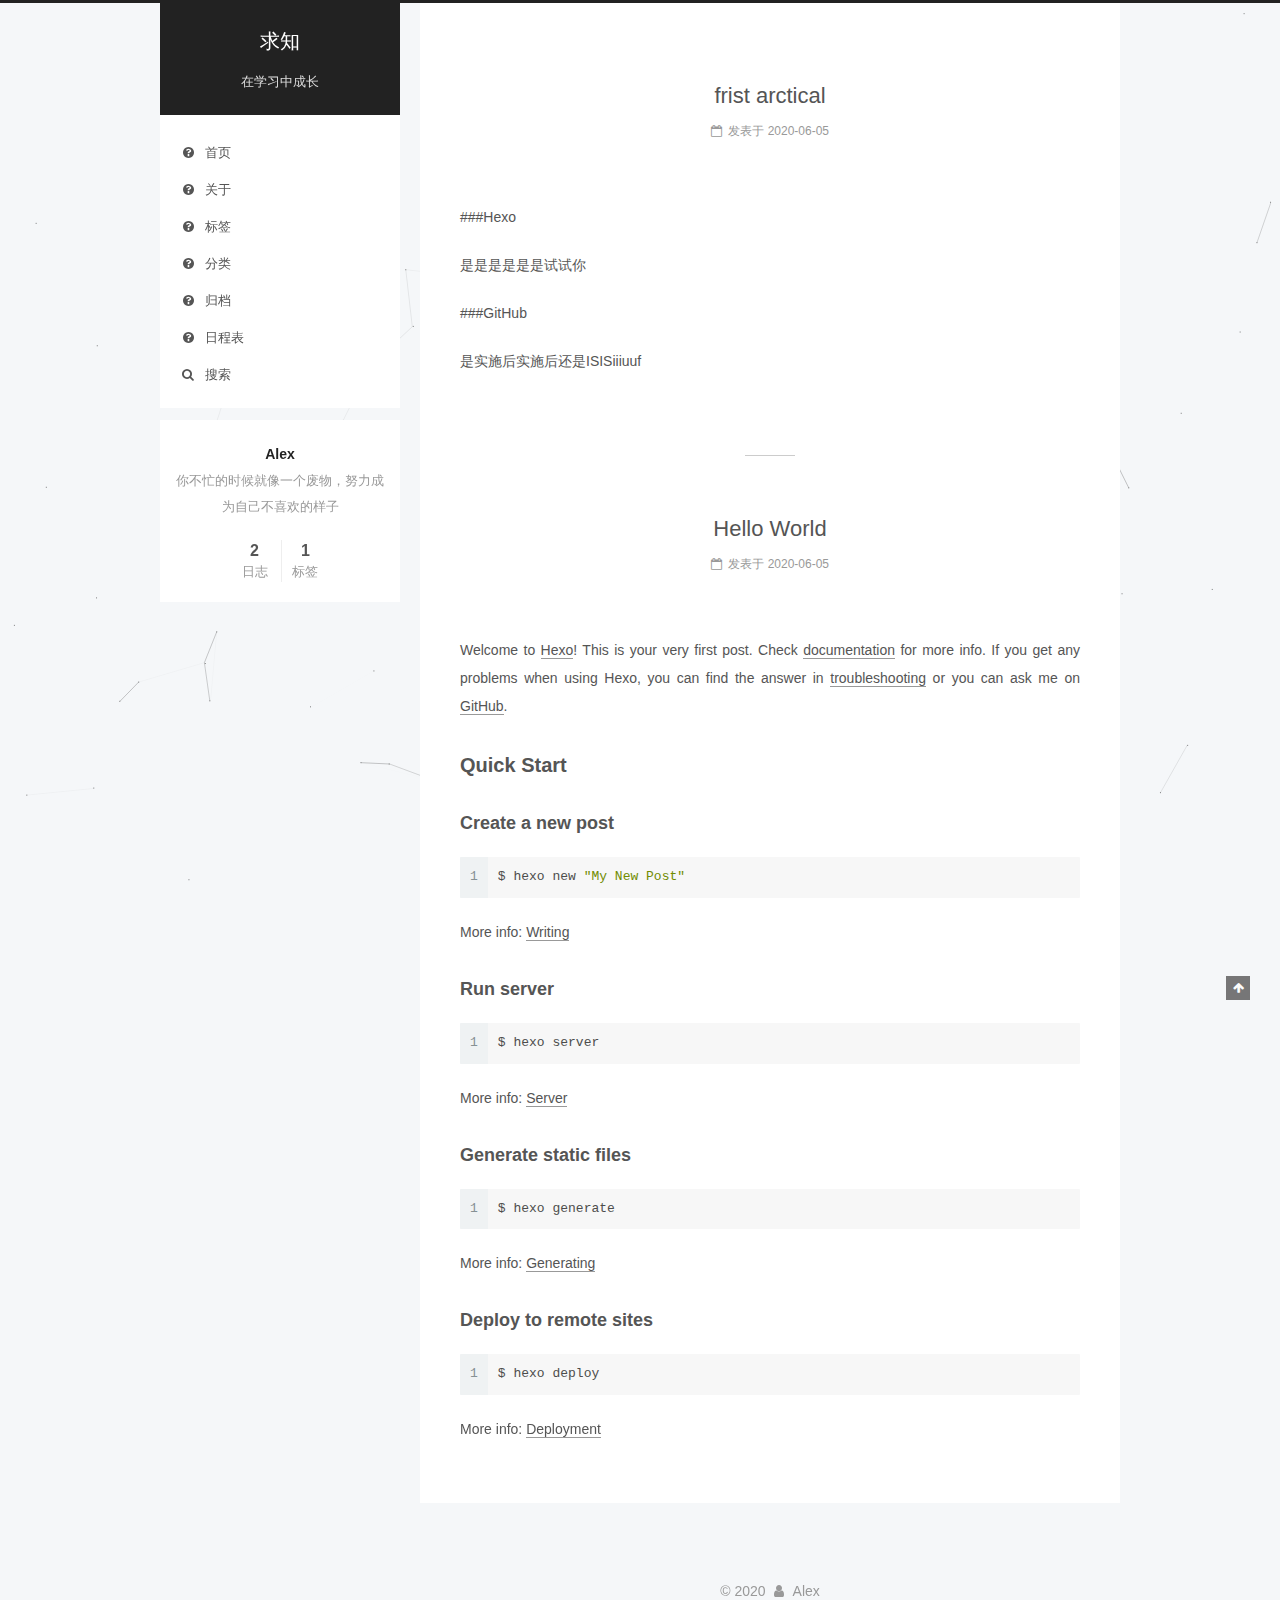
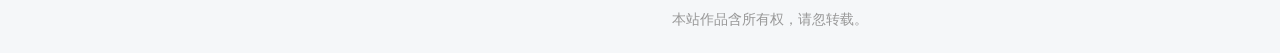
<file: index.html>
<!DOCTYPE html>




<html class="theme-next pisces" lang="zh-Hans">
<head>
  <meta charset="UTF-8"/>
<meta http-equiv="X-UA-Compatible" content="IE=edge" />
<meta name="viewport" content="width=device-width, initial-scale=1, maximum-scale=1"/>
<meta name="theme-color" content="#222">









<meta http-equiv="Cache-Control" content="no-transform" />
<meta http-equiv="Cache-Control" content="no-siteapp" />
















  
  
  <link href="/lib/fancybox/source/jquery.fancybox.css?v=2.1.5" rel="stylesheet" type="text/css" />







<link href="/lib/font-awesome/css/font-awesome.min.css?v=4.6.2" rel="stylesheet" type="text/css" />

<link href="/css/main.css?v=5.1.4" rel="stylesheet" type="text/css" />


  <link rel="apple-touch-icon" sizes="180x180" href="/images/apple-touch-icon-next.png?v=5.1.4">


  <link rel="icon" type="image/png" sizes="32x32" href="/images/favicon-32x32-next.png?v=5.1.4">


  <link rel="icon" type="image/png" sizes="16x16" href="/images/favicon-16x16-next.png?v=5.1.4">


  <link rel="mask-icon" href="/images/logo.svg?v=5.1.4" color="#222">





  <meta name="keywords" content="Hexo, NexT" />










<meta name="description" content="你不忙的时候就像一个废物，努力成为自己不喜欢的样子">
<meta property="og:type" content="website">
<meta property="og:title" content="求知">
<meta property="og:url" content="http://yoursite.com/index.html">
<meta property="og:site_name" content="求知">
<meta property="og:description" content="你不忙的时候就像一个废物，努力成为自己不喜欢的样子">
<meta property="article:author" content="Alex">
<meta property="article:tag" content="学习">
<meta name="twitter:card" content="summary">



<script type="text/javascript" id="hexo.configurations">
  var NexT = window.NexT || {};
  var CONFIG = {
    root: '/',
    scheme: 'Pisces',
    version: '5.1.4',
    sidebar: {"position":"left","display":"always","offset":12,"b2t":false,"scrollpercent":false,"onmobile":false},
    fancybox: true,
    tabs: true,
    motion: {"enable":false,"async":false,"transition":{"post_block":"fadeIn","post_header":"slideDownIn","post_body":"slideDownIn","coll_header":"slideLeftIn","sidebar":"slideUpIn"}},
    duoshuo: {
      userId: '0',
      author: '博主'
    },
    algolia: {
      applicationID: '',
      apiKey: '',
      indexName: '',
      hits: {"per_page":10},
      labels: {"input_placeholder":"Search for Posts","hits_empty":"We didn't find any results for the search: ${query}","hits_stats":"${hits} results found in ${time} ms"}
    }
  };
</script>



  <link rel="canonical" href="http://yoursite.com/"/>





  <title>求知</title>
  





  <script type="text/javascript">
    var _hmt = _hmt || [];
    (function() {
      var hm = document.createElement("script");
      hm.src = "https://hm.baidu.com/hm.js?fe14d439311b4d6eec957aad59810e42";
      var s = document.getElementsByTagName("script")[0];
      s.parentNode.insertBefore(hm, s);
    })();
  </script>




<meta name="generator" content="Hexo 4.2.1"></head>

<body itemscope itemtype="http://schema.org/WebPage" lang="zh-Hans">

  
  
    
  

  <div class="container sidebar-position-left 
  page-home">
    <div class="headband"></div>

    <header id="header" class="header" itemscope itemtype="http://schema.org/WPHeader">
      <div class="header-inner"><div class="site-brand-wrapper">
  <div class="site-meta ">
    

    <div class="custom-logo-site-title">
      <a href="/"  class="brand" rel="start">
        <span class="logo-line-before"><i></i></span>
        <span class="site-title">求知</span>
        <span class="logo-line-after"><i></i></span>
      </a>
    </div>
      
        <p class="site-subtitle">在学习中成长</p>
      
  </div>

  <div class="site-nav-toggle">
    <button>
      <span class="btn-bar"></span>
      <span class="btn-bar"></span>
      <span class="btn-bar"></span>
    </button>
  </div>
</div>

<nav class="site-nav">
  

  
    <ul id="menu" class="menu">
      
        
        <li class="menu-item menu-item-home">
          <a href="/" rel="section">
            
              <i class="menu-item-icon fa fa-fw fa-question-circle"></i> <br />
            
            首页
          </a>
        </li>
      
        
        <li class="menu-item menu-item-about">
          <a href="/about/" rel="section">
            
              <i class="menu-item-icon fa fa-fw fa-question-circle"></i> <br />
            
            关于
          </a>
        </li>
      
        
        <li class="menu-item menu-item-tags">
          <a href="/tags/" rel="section">
            
              <i class="menu-item-icon fa fa-fw fa-question-circle"></i> <br />
            
            标签
          </a>
        </li>
      
        
        <li class="menu-item menu-item-categories">
          <a href="/categories/" rel="section">
            
              <i class="menu-item-icon fa fa-fw fa-question-circle"></i> <br />
            
            分类
          </a>
        </li>
      
        
        <li class="menu-item menu-item-archives">
          <a href="/archives" rel="section">
            
              <i class="menu-item-icon fa fa-fw fa-question-circle"></i> <br />
            
            归档
          </a>
        </li>
      
        
        <li class="menu-item menu-item-schedule">
          <a href="/schedule/" rel="section">
            
              <i class="menu-item-icon fa fa-fw fa-question-circle"></i> <br />
            
            日程表
          </a>
        </li>
      

      
        <li class="menu-item menu-item-search">
          
            <a href="javascript:;" class="popup-trigger">
          
            
              <i class="menu-item-icon fa fa-search fa-fw"></i> <br />
            
            搜索
          </a>
        </li>
      
    </ul>
  

  
    <div class="site-search">
      
  <div class="popup search-popup local-search-popup">
  <div class="local-search-header clearfix">
    <span class="search-icon">
      <i class="fa fa-search"></i>
    </span>
    <span class="popup-btn-close">
      <i class="fa fa-times-circle"></i>
    </span>
    <div class="local-search-input-wrapper">
      <input autocomplete="off"
             placeholder="搜索..." spellcheck="false"
             type="text" id="local-search-input">
    </div>
  </div>
  <div id="local-search-result"></div>
</div>



    </div>
  
</nav>



 </div>
    </header>

    <main id="main" class="main">
      <div class="main-inner">
        <div class="content-wrap">
          <div id="content" class="content">
            
  <section id="posts" class="posts-expand">
    
      

  

  
  
  

  <article class="post post-type-normal" itemscope itemtype="http://schema.org/Article">
  
  
  
  <div class="post-block">
    <link itemprop="mainEntityOfPage" href="http://yoursite.com/2020/06/05/frist-arctical/">

    <span hidden itemprop="author" itemscope itemtype="http://schema.org/Person">
      <meta itemprop="name" content="Alex">
      <meta itemprop="description" content="">
      <meta itemprop="image" content="/images/avatar.gif">
    </span>

    <span hidden itemprop="publisher" itemscope itemtype="http://schema.org/Organization">
      <meta itemprop="name" content="求知">
    </span>

    
      <header class="post-header">

        
        
          <h1 class="post-title" itemprop="name headline">
                
                <a class="post-title-link" href="/2020/06/05/frist-arctical/" itemprop="url">frist arctical</a></h1>
        

        <div class="post-meta">
          <span class="post-time">
            
              <span class="post-meta-item-icon">
                <i class="fa fa-calendar-o"></i>
              </span>
              
                <span class="post-meta-item-text">发表于</span>
              
              <time title="创建于" itemprop="dateCreated datePublished" datetime="2020-06-05T22:46:04+08:00">
                2020-06-05
              </time>
            

            

            
          </span>

          

          
            
          

          
          

          

          

          

        </div>
      </header>
    

    
    
    
    <div class="post-body" itemprop="articleBody">

      
      

      
        
          
            <p>###Hexo</p>
<p>是是是是是是试试你</p>
<p>###GitHub</p>
<p>是实施后实施后还是ISISiiiuuf</p>

          
        
      
    </div>
    
    
    

    

    

    

    <footer class="post-footer">
      

      

      

      
      
        <div class="post-eof"></div>
      
    </footer>
  </div>
  
  
  
  </article>


    
      

  

  
  
  

  <article class="post post-type-normal" itemscope itemtype="http://schema.org/Article">
  
  
  
  <div class="post-block">
    <link itemprop="mainEntityOfPage" href="http://yoursite.com/2020/06/05/hello-world/">

    <span hidden itemprop="author" itemscope itemtype="http://schema.org/Person">
      <meta itemprop="name" content="Alex">
      <meta itemprop="description" content="">
      <meta itemprop="image" content="/images/avatar.gif">
    </span>

    <span hidden itemprop="publisher" itemscope itemtype="http://schema.org/Organization">
      <meta itemprop="name" content="求知">
    </span>

    
      <header class="post-header">

        
        
          <h1 class="post-title" itemprop="name headline">
                
                <a class="post-title-link" href="/2020/06/05/hello-world/" itemprop="url">Hello World</a></h1>
        

        <div class="post-meta">
          <span class="post-time">
            
              <span class="post-meta-item-icon">
                <i class="fa fa-calendar-o"></i>
              </span>
              
                <span class="post-meta-item-text">发表于</span>
              
              <time title="创建于" itemprop="dateCreated datePublished" datetime="2020-06-05T16:31:19+08:00">
                2020-06-05
              </time>
            

            

            
          </span>

          

          
            
          

          
          

          

          

          

        </div>
      </header>
    

    
    
    
    <div class="post-body" itemprop="articleBody">

      
      

      
        
          
            <p>Welcome to <a href="https://hexo.io/" target="_blank" rel="noopener">Hexo</a>! This is your very first post. Check <a href="https://hexo.io/docs/" target="_blank" rel="noopener">documentation</a> for more info. If you get any problems when using Hexo, you can find the answer in <a href="https://hexo.io/docs/troubleshooting.html" target="_blank" rel="noopener">troubleshooting</a> or you can ask me on <a href="https://github.com/hexojs/hexo/issues" target="_blank" rel="noopener">GitHub</a>.</p>
<h2 id="Quick-Start"><a href="#Quick-Start" class="headerlink" title="Quick Start"></a>Quick Start</h2><h3 id="Create-a-new-post"><a href="#Create-a-new-post" class="headerlink" title="Create a new post"></a>Create a new post</h3><figure class="highlight bash"><table><tr><td class="gutter"><pre><span class="line">1</span><br></pre></td><td class="code"><pre><span class="line">$ hexo new <span class="string">"My New Post"</span></span><br></pre></td></tr></table></figure>

<p>More info: <a href="https://hexo.io/docs/writing.html" target="_blank" rel="noopener">Writing</a></p>
<h3 id="Run-server"><a href="#Run-server" class="headerlink" title="Run server"></a>Run server</h3><figure class="highlight bash"><table><tr><td class="gutter"><pre><span class="line">1</span><br></pre></td><td class="code"><pre><span class="line">$ hexo server</span><br></pre></td></tr></table></figure>

<p>More info: <a href="https://hexo.io/docs/server.html" target="_blank" rel="noopener">Server</a></p>
<h3 id="Generate-static-files"><a href="#Generate-static-files" class="headerlink" title="Generate static files"></a>Generate static files</h3><figure class="highlight bash"><table><tr><td class="gutter"><pre><span class="line">1</span><br></pre></td><td class="code"><pre><span class="line">$ hexo generate</span><br></pre></td></tr></table></figure>

<p>More info: <a href="https://hexo.io/docs/generating.html" target="_blank" rel="noopener">Generating</a></p>
<h3 id="Deploy-to-remote-sites"><a href="#Deploy-to-remote-sites" class="headerlink" title="Deploy to remote sites"></a>Deploy to remote sites</h3><figure class="highlight bash"><table><tr><td class="gutter"><pre><span class="line">1</span><br></pre></td><td class="code"><pre><span class="line">$ hexo deploy</span><br></pre></td></tr></table></figure>

<p>More info: <a href="https://hexo.io/docs/one-command-deployment.html" target="_blank" rel="noopener">Deployment</a></p>

          
        
      
    </div>
    
    
    

    

    

    

    <footer class="post-footer">
      

      

      

      
      
        <div class="post-eof"></div>
      
    </footer>
  </div>
  
  
  
  </article>


    
  </section>

  


          </div>
          


          

        </div>
        
          
  
  <div class="sidebar-toggle">
    <div class="sidebar-toggle-line-wrap">
      <span class="sidebar-toggle-line sidebar-toggle-line-first"></span>
      <span class="sidebar-toggle-line sidebar-toggle-line-middle"></span>
      <span class="sidebar-toggle-line sidebar-toggle-line-last"></span>
    </div>
  </div>

  <aside id="sidebar" class="sidebar">
    
    <div class="sidebar-inner">

      

      

      <section class="site-overview-wrap sidebar-panel sidebar-panel-active">
        <div class="site-overview">
          <div class="site-author motion-element" itemprop="author" itemscope itemtype="http://schema.org/Person">
            
              <p class="site-author-name" itemprop="name">Alex</p>
              <p class="site-description motion-element" itemprop="description">你不忙的时候就像一个废物，努力成为自己不喜欢的样子</p>
          </div>

          <nav class="site-state motion-element">

            
              <div class="site-state-item site-state-posts">
              
                <a href="/archives">
              
                  <span class="site-state-item-count">2</span>
                  <span class="site-state-item-name">日志</span>
                </a>
              </div>
            

            

            
              
              
              <div class="site-state-item site-state-tags">
                
                  <span class="site-state-item-count">1</span>
                  <span class="site-state-item-name">标签</span>
                
              </div>
            

          </nav>

          

          

          
          

          
          

          

        </div>
      </section>

      

      

    </div>
  </aside>


        
      </div>
    </main>

    <footer id="footer" class="footer">
      <div class="footer-inner">
        <div class="copyright">&copy; <span itemprop="copyrightYear">2020</span>
  <span class="with-love">
    <i class="fa fa-user"></i>
  </span>
  <span class="author" itemprop="copyrightHolder">Alex</span>

  
</div>








  <div class="footer-custom">本站作品含所有权，请忽转载。</div>


        







        
      </div>
    </footer>

    
      <div class="back-to-top">
        <i class="fa fa-arrow-up"></i>
        
      </div>
    

    

  </div>

  

<script type="text/javascript">
  if (Object.prototype.toString.call(window.Promise) !== '[object Function]') {
    window.Promise = null;
  }
</script>









  


  











  
  
    <script type="text/javascript" src="/lib/jquery/index.js?v=2.1.3"></script>
  

  
  
    <script type="text/javascript" src="/lib/fastclick/lib/fastclick.min.js?v=1.0.6"></script>
  

  
  
    <script type="text/javascript" src="/lib/jquery_lazyload/jquery.lazyload.js?v=1.9.7"></script>
  

  
  
    <script type="text/javascript" src="/lib/velocity/velocity.min.js?v=1.2.1"></script>
  

  
  
    <script type="text/javascript" src="/lib/velocity/velocity.ui.min.js?v=1.2.1"></script>
  

  
  
    <script type="text/javascript" src="/lib/fancybox/source/jquery.fancybox.pack.js?v=2.1.5"></script>
  

  
  
    <script type="text/javascript" src="/lib/canvas-nest/canvas-nest.min.js"></script>
  


  


  <script type="text/javascript" src="/js/src/utils.js?v=5.1.4"></script>

  <script type="text/javascript" src="/js/src/motion.js?v=5.1.4"></script>



  
  


  <script type="text/javascript" src="/js/src/affix.js?v=5.1.4"></script>

  <script type="text/javascript" src="/js/src/schemes/pisces.js?v=5.1.4"></script>



  

  


  <script type="text/javascript" src="/js/src/bootstrap.js?v=5.1.4"></script>



  


  




	





  





  












  

  <script type="text/javascript">
    // Popup Window;
    var isfetched = false;
    var isXml = true;
    // Search DB path;
    var search_path = "";
    if (search_path.length === 0) {
      search_path = "search.xml";
    } else if (/json$/i.test(search_path)) {
      isXml = false;
    }
    var path = "/" + search_path;
    // monitor main search box;

    var onPopupClose = function (e) {
      $('.popup').hide();
      $('#local-search-input').val('');
      $('.search-result-list').remove();
      $('#no-result').remove();
      $(".local-search-pop-overlay").remove();
      $('body').css('overflow', '');
    }

    function proceedsearch() {
      $("body")
        .append('<div class="search-popup-overlay local-search-pop-overlay"></div>')
        .css('overflow', 'hidden');
      $('.search-popup-overlay').click(onPopupClose);
      $('.popup').toggle();
      var $localSearchInput = $('#local-search-input');
      $localSearchInput.attr("autocapitalize", "none");
      $localSearchInput.attr("autocorrect", "off");
      $localSearchInput.focus();
    }

    // search function;
    var searchFunc = function(path, search_id, content_id) {
      'use strict';

      // start loading animation
      $("body")
        .append('<div class="search-popup-overlay local-search-pop-overlay">' +
          '<div id="search-loading-icon">' +
          '<i class="fa fa-spinner fa-pulse fa-5x fa-fw"></i>' +
          '</div>' +
          '</div>')
        .css('overflow', 'hidden');
      $("#search-loading-icon").css('margin', '20% auto 0 auto').css('text-align', 'center');

      $.ajax({
        url: path,
        dataType: isXml ? "xml" : "json",
        async: true,
        success: function(res) {
          // get the contents from search data
          isfetched = true;
          $('.popup').detach().appendTo('.header-inner');
          var datas = isXml ? $("entry", res).map(function() {
            return {
              title: $("title", this).text(),
              content: $("content",this).text(),
              url: $("url" , this).text()
            };
          }).get() : res;
          var input = document.getElementById(search_id);
          var resultContent = document.getElementById(content_id);
          var inputEventFunction = function() {
            var searchText = input.value.trim().toLowerCase();
            var keywords = searchText.split(/[\s\-]+/);
            if (keywords.length > 1) {
              keywords.push(searchText);
            }
            var resultItems = [];
            if (searchText.length > 0) {
              // perform local searching
              datas.forEach(function(data) {
                var isMatch = false;
                var hitCount = 0;
                var searchTextCount = 0;
                var title = data.title.trim();
                var titleInLowerCase = title.toLowerCase();
                var content = data.content.trim().replace(/<[^>]+>/g,"");
                var contentInLowerCase = content.toLowerCase();
                var articleUrl = decodeURIComponent(data.url);
                var indexOfTitle = [];
                var indexOfContent = [];
                // only match articles with not empty titles
                if(title != '') {
                  keywords.forEach(function(keyword) {
                    function getIndexByWord(word, text, caseSensitive) {
                      var wordLen = word.length;
                      if (wordLen === 0) {
                        return [];
                      }
                      var startPosition = 0, position = [], index = [];
                      if (!caseSensitive) {
                        text = text.toLowerCase();
                        word = word.toLowerCase();
                      }
                      while ((position = text.indexOf(word, startPosition)) > -1) {
                        index.push({position: position, word: word});
                        startPosition = position + wordLen;
                      }
                      return index;
                    }

                    indexOfTitle = indexOfTitle.concat(getIndexByWord(keyword, titleInLowerCase, false));
                    indexOfContent = indexOfContent.concat(getIndexByWord(keyword, contentInLowerCase, false));
                  });
                  if (indexOfTitle.length > 0 || indexOfContent.length > 0) {
                    isMatch = true;
                    hitCount = indexOfTitle.length + indexOfContent.length;
                  }
                }

                // show search results

                if (isMatch) {
                  // sort index by position of keyword

                  [indexOfTitle, indexOfContent].forEach(function (index) {
                    index.sort(function (itemLeft, itemRight) {
                      if (itemRight.position !== itemLeft.position) {
                        return itemRight.position - itemLeft.position;
                      } else {
                        return itemLeft.word.length - itemRight.word.length;
                      }
                    });
                  });

                  // merge hits into slices

                  function mergeIntoSlice(text, start, end, index) {
                    var item = index[index.length - 1];
                    var position = item.position;
                    var word = item.word;
                    var hits = [];
                    var searchTextCountInSlice = 0;
                    while (position + word.length <= end && index.length != 0) {
                      if (word === searchText) {
                        searchTextCountInSlice++;
                      }
                      hits.push({position: position, length: word.length});
                      var wordEnd = position + word.length;

                      // move to next position of hit

                      index.pop();
                      while (index.length != 0) {
                        item = index[index.length - 1];
                        position = item.position;
                        word = item.word;
                        if (wordEnd > position) {
                          index.pop();
                        } else {
                          break;
                        }
                      }
                    }
                    searchTextCount += searchTextCountInSlice;
                    return {
                      hits: hits,
                      start: start,
                      end: end,
                      searchTextCount: searchTextCountInSlice
                    };
                  }

                  var slicesOfTitle = [];
                  if (indexOfTitle.length != 0) {
                    slicesOfTitle.push(mergeIntoSlice(title, 0, title.length, indexOfTitle));
                  }

                  var slicesOfContent = [];
                  while (indexOfContent.length != 0) {
                    var item = indexOfContent[indexOfContent.length - 1];
                    var position = item.position;
                    var word = item.word;
                    // cut out 100 characters
                    var start = position - 20;
                    var end = position + 80;
                    if(start < 0){
                      start = 0;
                    }
                    if (end < position + word.length) {
                      end = position + word.length;
                    }
                    if(end > content.length){
                      end = content.length;
                    }
                    slicesOfContent.push(mergeIntoSlice(content, start, end, indexOfContent));
                  }

                  // sort slices in content by search text's count and hits' count

                  slicesOfContent.sort(function (sliceLeft, sliceRight) {
                    if (sliceLeft.searchTextCount !== sliceRight.searchTextCount) {
                      return sliceRight.searchTextCount - sliceLeft.searchTextCount;
                    } else if (sliceLeft.hits.length !== sliceRight.hits.length) {
                      return sliceRight.hits.length - sliceLeft.hits.length;
                    } else {
                      return sliceLeft.start - sliceRight.start;
                    }
                  });

                  // select top N slices in content

                  var upperBound = parseInt('1');
                  if (upperBound >= 0) {
                    slicesOfContent = slicesOfContent.slice(0, upperBound);
                  }

                  // highlight title and content

                  function highlightKeyword(text, slice) {
                    var result = '';
                    var prevEnd = slice.start;
                    slice.hits.forEach(function (hit) {
                      result += text.substring(prevEnd, hit.position);
                      var end = hit.position + hit.length;
                      result += '<b class="search-keyword">' + text.substring(hit.position, end) + '</b>';
                      prevEnd = end;
                    });
                    result += text.substring(prevEnd, slice.end);
                    return result;
                  }

                  var resultItem = '';

                  if (slicesOfTitle.length != 0) {
                    resultItem += "<li><a href='" + articleUrl + "' class='search-result-title'>" + highlightKeyword(title, slicesOfTitle[0]) + "</a>";
                  } else {
                    resultItem += "<li><a href='" + articleUrl + "' class='search-result-title'>" + title + "</a>";
                  }

                  slicesOfContent.forEach(function (slice) {
                    resultItem += "<a href='" + articleUrl + "'>" +
                      "<p class=\"search-result\">" + highlightKeyword(content, slice) +
                      "...</p>" + "</a>";
                  });

                  resultItem += "</li>";
                  resultItems.push({
                    item: resultItem,
                    searchTextCount: searchTextCount,
                    hitCount: hitCount,
                    id: resultItems.length
                  });
                }
              })
            };
            if (keywords.length === 1 && keywords[0] === "") {
              resultContent.innerHTML = '<div id="no-result"><i class="fa fa-search fa-5x" /></div>'
            } else if (resultItems.length === 0) {
              resultContent.innerHTML = '<div id="no-result"><i class="fa fa-frown-o fa-5x" /></div>'
            } else {
              resultItems.sort(function (resultLeft, resultRight) {
                if (resultLeft.searchTextCount !== resultRight.searchTextCount) {
                  return resultRight.searchTextCount - resultLeft.searchTextCount;
                } else if (resultLeft.hitCount !== resultRight.hitCount) {
                  return resultRight.hitCount - resultLeft.hitCount;
                } else {
                  return resultRight.id - resultLeft.id;
                }
              });
              var searchResultList = '<ul class=\"search-result-list\">';
              resultItems.forEach(function (result) {
                searchResultList += result.item;
              })
              searchResultList += "</ul>";
              resultContent.innerHTML = searchResultList;
            }
          }

          if ('auto' === 'auto') {
            input.addEventListener('input', inputEventFunction);
          } else {
            $('.search-icon').click(inputEventFunction);
            input.addEventListener('keypress', function (event) {
              if (event.keyCode === 13) {
                inputEventFunction();
              }
            });
          }

          // remove loading animation
          $(".local-search-pop-overlay").remove();
          $('body').css('overflow', '');

          proceedsearch();
        }
      });
    }

    // handle and trigger popup window;
    $('.popup-trigger').click(function(e) {
      e.stopPropagation();
      if (isfetched === false) {
        searchFunc(path, 'local-search-input', 'local-search-result');
      } else {
        proceedsearch();
      };
    });

    $('.popup-btn-close').click(onPopupClose);
    $('.popup').click(function(e){
      e.stopPropagation();
    });
    $(document).on('keyup', function (event) {
      var shouldDismissSearchPopup = event.which === 27 &&
        $('.search-popup').is(':visible');
      if (shouldDismissSearchPopup) {
        onPopupClose();
      }
    });
  </script>





  

  

  

  
  

  

  

  

</body>
</html>
</file>
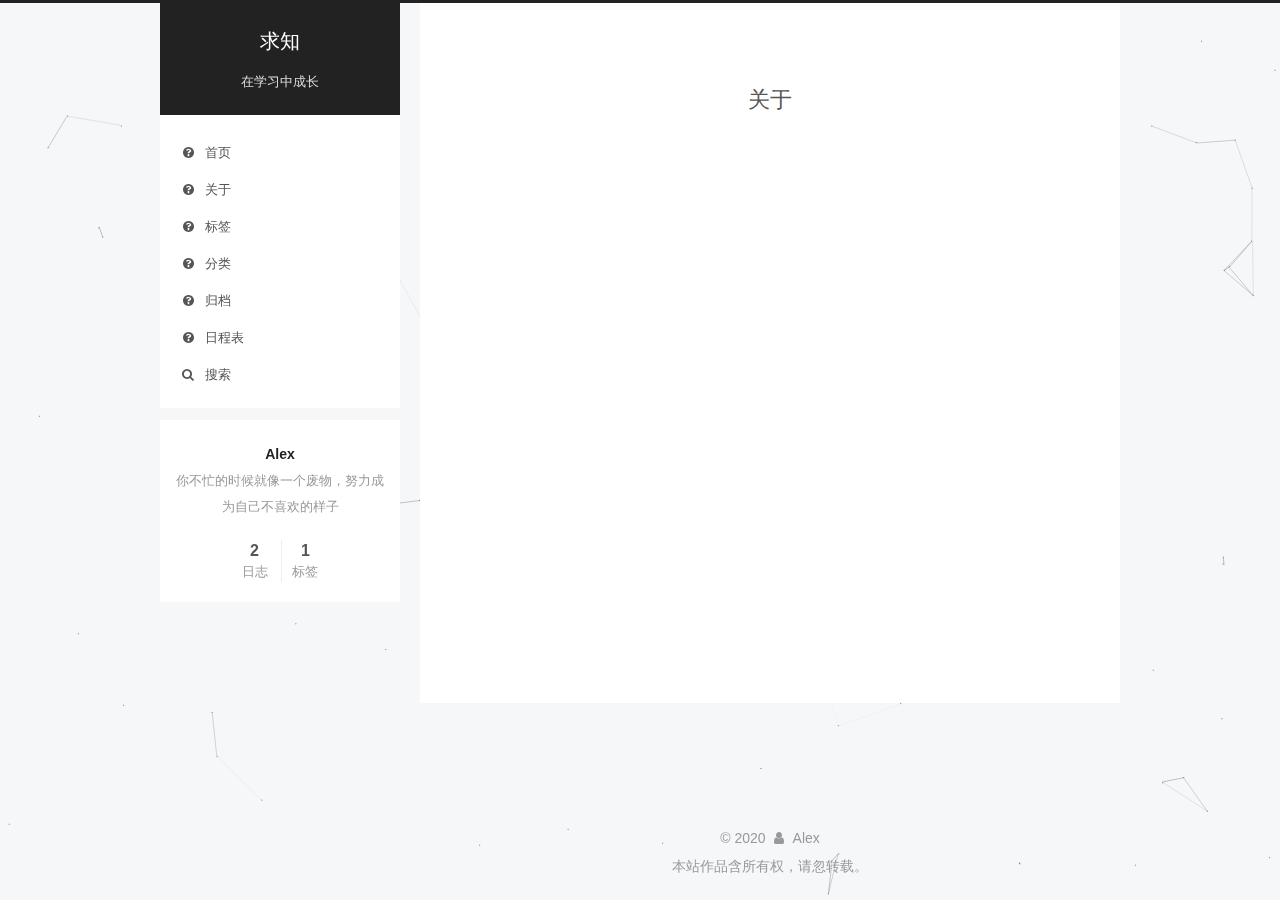
<file: about/index.html>
<!DOCTYPE html>




<html class="theme-next pisces" lang="zh-Hans">
<head>
  <meta charset="UTF-8"/>
<meta http-equiv="X-UA-Compatible" content="IE=edge" />
<meta name="viewport" content="width=device-width, initial-scale=1, maximum-scale=1"/>
<meta name="theme-color" content="#222">









<meta http-equiv="Cache-Control" content="no-transform" />
<meta http-equiv="Cache-Control" content="no-siteapp" />
















  
  
  <link href="/lib/fancybox/source/jquery.fancybox.css?v=2.1.5" rel="stylesheet" type="text/css" />







<link href="/lib/font-awesome/css/font-awesome.min.css?v=4.6.2" rel="stylesheet" type="text/css" />

<link href="/css/main.css?v=5.1.4" rel="stylesheet" type="text/css" />


  <link rel="apple-touch-icon" sizes="180x180" href="/images/apple-touch-icon-next.png?v=5.1.4">


  <link rel="icon" type="image/png" sizes="32x32" href="/images/favicon-32x32-next.png?v=5.1.4">


  <link rel="icon" type="image/png" sizes="16x16" href="/images/favicon-16x16-next.png?v=5.1.4">


  <link rel="mask-icon" href="/images/logo.svg?v=5.1.4" color="#222">





  <meta name="keywords" content="Hexo, NexT" />










<meta name="description" content="你不忙的时候就像一个废物，努力成为自己不喜欢的样子">
<meta property="og:type" content="website">
<meta property="og:title" content="关于">
<meta property="og:url" content="http://yoursite.com/about/index.html">
<meta property="og:site_name" content="求知">
<meta property="og:description" content="你不忙的时候就像一个废物，努力成为自己不喜欢的样子">
<meta property="article:published_time" content="2020-06-05T11:58:01.000Z">
<meta property="article:modified_time" content="2020-06-05T12:01:13.671Z">
<meta property="article:author" content="Alex">
<meta property="article:tag" content="学习">
<meta name="twitter:card" content="summary">



<script type="text/javascript" id="hexo.configurations">
  var NexT = window.NexT || {};
  var CONFIG = {
    root: '/',
    scheme: 'Pisces',
    version: '5.1.4',
    sidebar: {"position":"left","display":"always","offset":12,"b2t":false,"scrollpercent":false,"onmobile":false},
    fancybox: true,
    tabs: true,
    motion: {"enable":false,"async":false,"transition":{"post_block":"fadeIn","post_header":"slideDownIn","post_body":"slideDownIn","coll_header":"slideLeftIn","sidebar":"slideUpIn"}},
    duoshuo: {
      userId: '0',
      author: '博主'
    },
    algolia: {
      applicationID: '',
      apiKey: '',
      indexName: '',
      hits: {"per_page":10},
      labels: {"input_placeholder":"Search for Posts","hits_empty":"We didn't find any results for the search: ${query}","hits_stats":"${hits} results found in ${time} ms"}
    }
  };
</script>



  <link rel="canonical" href="http://yoursite.com/about/"/>





  <title>关于 | 求知</title>
  





  <script type="text/javascript">
    var _hmt = _hmt || [];
    (function() {
      var hm = document.createElement("script");
      hm.src = "https://hm.baidu.com/hm.js?fe14d439311b4d6eec957aad59810e42";
      var s = document.getElementsByTagName("script")[0];
      s.parentNode.insertBefore(hm, s);
    })();
  </script>




<meta name="generator" content="Hexo 4.2.1"></head>

<body itemscope itemtype="http://schema.org/WebPage" lang="zh-Hans">

  
  
    
  

  <div class="container sidebar-position-left page-post-detail">
    <div class="headband"></div>

    <header id="header" class="header" itemscope itemtype="http://schema.org/WPHeader">
      <div class="header-inner"><div class="site-brand-wrapper">
  <div class="site-meta ">
    

    <div class="custom-logo-site-title">
      <a href="/"  class="brand" rel="start">
        <span class="logo-line-before"><i></i></span>
        <span class="site-title">求知</span>
        <span class="logo-line-after"><i></i></span>
      </a>
    </div>
      
        <p class="site-subtitle">在学习中成长</p>
      
  </div>

  <div class="site-nav-toggle">
    <button>
      <span class="btn-bar"></span>
      <span class="btn-bar"></span>
      <span class="btn-bar"></span>
    </button>
  </div>
</div>

<nav class="site-nav">
  

  
    <ul id="menu" class="menu">
      
        
        <li class="menu-item menu-item-home">
          <a href="/" rel="section">
            
              <i class="menu-item-icon fa fa-fw fa-question-circle"></i> <br />
            
            首页
          </a>
        </li>
      
        
        <li class="menu-item menu-item-about">
          <a href="/about/" rel="section">
            
              <i class="menu-item-icon fa fa-fw fa-question-circle"></i> <br />
            
            关于
          </a>
        </li>
      
        
        <li class="menu-item menu-item-tags">
          <a href="/tags/" rel="section">
            
              <i class="menu-item-icon fa fa-fw fa-question-circle"></i> <br />
            
            标签
          </a>
        </li>
      
        
        <li class="menu-item menu-item-categories">
          <a href="/categories/" rel="section">
            
              <i class="menu-item-icon fa fa-fw fa-question-circle"></i> <br />
            
            分类
          </a>
        </li>
      
        
        <li class="menu-item menu-item-archives">
          <a href="/archives" rel="section">
            
              <i class="menu-item-icon fa fa-fw fa-question-circle"></i> <br />
            
            归档
          </a>
        </li>
      
        
        <li class="menu-item menu-item-schedule">
          <a href="/schedule/" rel="section">
            
              <i class="menu-item-icon fa fa-fw fa-question-circle"></i> <br />
            
            日程表
          </a>
        </li>
      

      
        <li class="menu-item menu-item-search">
          
            <a href="javascript:;" class="popup-trigger">
          
            
              <i class="menu-item-icon fa fa-search fa-fw"></i> <br />
            
            搜索
          </a>
        </li>
      
    </ul>
  

  
    <div class="site-search">
      
  <div class="popup search-popup local-search-popup">
  <div class="local-search-header clearfix">
    <span class="search-icon">
      <i class="fa fa-search"></i>
    </span>
    <span class="popup-btn-close">
      <i class="fa fa-times-circle"></i>
    </span>
    <div class="local-search-input-wrapper">
      <input autocomplete="off"
             placeholder="搜索..." spellcheck="false"
             type="text" id="local-search-input">
    </div>
  </div>
  <div id="local-search-result"></div>
</div>



    </div>
  
</nav>



 </div>
    </header>

    <main id="main" class="main">
      <div class="main-inner">
        <div class="content-wrap">
          <div id="content" class="content">
            

  <div id="posts" class="posts-expand">
    
    
    
    <div class="post-block page">
      <header class="post-header">

	<h1 class="post-title" itemprop="name headline">关于</h1>



</header>

      
      
      
      <div class="post-body">
        
        
          
        
      </div>
      
      
      
    </div>
    
    
    
  </div>


          </div>
          


          

  



        </div>
        
          
  
  <div class="sidebar-toggle">
    <div class="sidebar-toggle-line-wrap">
      <span class="sidebar-toggle-line sidebar-toggle-line-first"></span>
      <span class="sidebar-toggle-line sidebar-toggle-line-middle"></span>
      <span class="sidebar-toggle-line sidebar-toggle-line-last"></span>
    </div>
  </div>

  <aside id="sidebar" class="sidebar">
    
    <div class="sidebar-inner">

      

      

      <section class="site-overview-wrap sidebar-panel sidebar-panel-active">
        <div class="site-overview">
          <div class="site-author motion-element" itemprop="author" itemscope itemtype="http://schema.org/Person">
            
              <p class="site-author-name" itemprop="name">Alex</p>
              <p class="site-description motion-element" itemprop="description">你不忙的时候就像一个废物，努力成为自己不喜欢的样子</p>
          </div>

          <nav class="site-state motion-element">

            
              <div class="site-state-item site-state-posts">
              
                <a href="/archives">
              
                  <span class="site-state-item-count">2</span>
                  <span class="site-state-item-name">日志</span>
                </a>
              </div>
            

            

            
              
              
              <div class="site-state-item site-state-tags">
                
                  <span class="site-state-item-count">1</span>
                  <span class="site-state-item-name">标签</span>
                
              </div>
            

          </nav>

          

          

          
          

          
          

          

        </div>
      </section>

      

      

    </div>
  </aside>


        
      </div>
    </main>

    <footer id="footer" class="footer">
      <div class="footer-inner">
        <div class="copyright">&copy; <span itemprop="copyrightYear">2020</span>
  <span class="with-love">
    <i class="fa fa-user"></i>
  </span>
  <span class="author" itemprop="copyrightHolder">Alex</span>

  
</div>








  <div class="footer-custom">本站作品含所有权，请忽转载。</div>


        







        
      </div>
    </footer>

    
      <div class="back-to-top">
        <i class="fa fa-arrow-up"></i>
        
      </div>
    

    

  </div>

  

<script type="text/javascript">
  if (Object.prototype.toString.call(window.Promise) !== '[object Function]') {
    window.Promise = null;
  }
</script>









  


  











  
  
    <script type="text/javascript" src="/lib/jquery/index.js?v=2.1.3"></script>
  

  
  
    <script type="text/javascript" src="/lib/fastclick/lib/fastclick.min.js?v=1.0.6"></script>
  

  
  
    <script type="text/javascript" src="/lib/jquery_lazyload/jquery.lazyload.js?v=1.9.7"></script>
  

  
  
    <script type="text/javascript" src="/lib/velocity/velocity.min.js?v=1.2.1"></script>
  

  
  
    <script type="text/javascript" src="/lib/velocity/velocity.ui.min.js?v=1.2.1"></script>
  

  
  
    <script type="text/javascript" src="/lib/fancybox/source/jquery.fancybox.pack.js?v=2.1.5"></script>
  

  
  
    <script type="text/javascript" src="/lib/canvas-nest/canvas-nest.min.js"></script>
  


  


  <script type="text/javascript" src="/js/src/utils.js?v=5.1.4"></script>

  <script type="text/javascript" src="/js/src/motion.js?v=5.1.4"></script>



  
  


  <script type="text/javascript" src="/js/src/affix.js?v=5.1.4"></script>

  <script type="text/javascript" src="/js/src/schemes/pisces.js?v=5.1.4"></script>



  
  <script type="text/javascript" src="/js/src/scrollspy.js?v=5.1.4"></script>
<script type="text/javascript" src="/js/src/post-details.js?v=5.1.4"></script>



  


  <script type="text/javascript" src="/js/src/bootstrap.js?v=5.1.4"></script>



  


  




	





  





  












  

  <script type="text/javascript">
    // Popup Window;
    var isfetched = false;
    var isXml = true;
    // Search DB path;
    var search_path = "";
    if (search_path.length === 0) {
      search_path = "search.xml";
    } else if (/json$/i.test(search_path)) {
      isXml = false;
    }
    var path = "/" + search_path;
    // monitor main search box;

    var onPopupClose = function (e) {
      $('.popup').hide();
      $('#local-search-input').val('');
      $('.search-result-list').remove();
      $('#no-result').remove();
      $(".local-search-pop-overlay").remove();
      $('body').css('overflow', '');
    }

    function proceedsearch() {
      $("body")
        .append('<div class="search-popup-overlay local-search-pop-overlay"></div>')
        .css('overflow', 'hidden');
      $('.search-popup-overlay').click(onPopupClose);
      $('.popup').toggle();
      var $localSearchInput = $('#local-search-input');
      $localSearchInput.attr("autocapitalize", "none");
      $localSearchInput.attr("autocorrect", "off");
      $localSearchInput.focus();
    }

    // search function;
    var searchFunc = function(path, search_id, content_id) {
      'use strict';

      // start loading animation
      $("body")
        .append('<div class="search-popup-overlay local-search-pop-overlay">' +
          '<div id="search-loading-icon">' +
          '<i class="fa fa-spinner fa-pulse fa-5x fa-fw"></i>' +
          '</div>' +
          '</div>')
        .css('overflow', 'hidden');
      $("#search-loading-icon").css('margin', '20% auto 0 auto').css('text-align', 'center');

      $.ajax({
        url: path,
        dataType: isXml ? "xml" : "json",
        async: true,
        success: function(res) {
          // get the contents from search data
          isfetched = true;
          $('.popup').detach().appendTo('.header-inner');
          var datas = isXml ? $("entry", res).map(function() {
            return {
              title: $("title", this).text(),
              content: $("content",this).text(),
              url: $("url" , this).text()
            };
          }).get() : res;
          var input = document.getElementById(search_id);
          var resultContent = document.getElementById(content_id);
          var inputEventFunction = function() {
            var searchText = input.value.trim().toLowerCase();
            var keywords = searchText.split(/[\s\-]+/);
            if (keywords.length > 1) {
              keywords.push(searchText);
            }
            var resultItems = [];
            if (searchText.length > 0) {
              // perform local searching
              datas.forEach(function(data) {
                var isMatch = false;
                var hitCount = 0;
                var searchTextCount = 0;
                var title = data.title.trim();
                var titleInLowerCase = title.toLowerCase();
                var content = data.content.trim().replace(/<[^>]+>/g,"");
                var contentInLowerCase = content.toLowerCase();
                var articleUrl = decodeURIComponent(data.url);
                var indexOfTitle = [];
                var indexOfContent = [];
                // only match articles with not empty titles
                if(title != '') {
                  keywords.forEach(function(keyword) {
                    function getIndexByWord(word, text, caseSensitive) {
                      var wordLen = word.length;
                      if (wordLen === 0) {
                        return [];
                      }
                      var startPosition = 0, position = [], index = [];
                      if (!caseSensitive) {
                        text = text.toLowerCase();
                        word = word.toLowerCase();
                      }
                      while ((position = text.indexOf(word, startPosition)) > -1) {
                        index.push({position: position, word: word});
                        startPosition = position + wordLen;
                      }
                      return index;
                    }

                    indexOfTitle = indexOfTitle.concat(getIndexByWord(keyword, titleInLowerCase, false));
                    indexOfContent = indexOfContent.concat(getIndexByWord(keyword, contentInLowerCase, false));
                  });
                  if (indexOfTitle.length > 0 || indexOfContent.length > 0) {
                    isMatch = true;
                    hitCount = indexOfTitle.length + indexOfContent.length;
                  }
                }

                // show search results

                if (isMatch) {
                  // sort index by position of keyword

                  [indexOfTitle, indexOfContent].forEach(function (index) {
                    index.sort(function (itemLeft, itemRight) {
                      if (itemRight.position !== itemLeft.position) {
                        return itemRight.position - itemLeft.position;
                      } else {
                        return itemLeft.word.length - itemRight.word.length;
                      }
                    });
                  });

                  // merge hits into slices

                  function mergeIntoSlice(text, start, end, index) {
                    var item = index[index.length - 1];
                    var position = item.position;
                    var word = item.word;
                    var hits = [];
                    var searchTextCountInSlice = 0;
                    while (position + word.length <= end && index.length != 0) {
                      if (word === searchText) {
                        searchTextCountInSlice++;
                      }
                      hits.push({position: position, length: word.length});
                      var wordEnd = position + word.length;

                      // move to next position of hit

                      index.pop();
                      while (index.length != 0) {
                        item = index[index.length - 1];
                        position = item.position;
                        word = item.word;
                        if (wordEnd > position) {
                          index.pop();
                        } else {
                          break;
                        }
                      }
                    }
                    searchTextCount += searchTextCountInSlice;
                    return {
                      hits: hits,
                      start: start,
                      end: end,
                      searchTextCount: searchTextCountInSlice
                    };
                  }

                  var slicesOfTitle = [];
                  if (indexOfTitle.length != 0) {
                    slicesOfTitle.push(mergeIntoSlice(title, 0, title.length, indexOfTitle));
                  }

                  var slicesOfContent = [];
                  while (indexOfContent.length != 0) {
                    var item = indexOfContent[indexOfContent.length - 1];
                    var position = item.position;
                    var word = item.word;
                    // cut out 100 characters
                    var start = position - 20;
                    var end = position + 80;
                    if(start < 0){
                      start = 0;
                    }
                    if (end < position + word.length) {
                      end = position + word.length;
                    }
                    if(end > content.length){
                      end = content.length;
                    }
                    slicesOfContent.push(mergeIntoSlice(content, start, end, indexOfContent));
                  }

                  // sort slices in content by search text's count and hits' count

                  slicesOfContent.sort(function (sliceLeft, sliceRight) {
                    if (sliceLeft.searchTextCount !== sliceRight.searchTextCount) {
                      return sliceRight.searchTextCount - sliceLeft.searchTextCount;
                    } else if (sliceLeft.hits.length !== sliceRight.hits.length) {
                      return sliceRight.hits.length - sliceLeft.hits.length;
                    } else {
                      return sliceLeft.start - sliceRight.start;
                    }
                  });

                  // select top N slices in content

                  var upperBound = parseInt('1');
                  if (upperBound >= 0) {
                    slicesOfContent = slicesOfContent.slice(0, upperBound);
                  }

                  // highlight title and content

                  function highlightKeyword(text, slice) {
                    var result = '';
                    var prevEnd = slice.start;
                    slice.hits.forEach(function (hit) {
                      result += text.substring(prevEnd, hit.position);
                      var end = hit.position + hit.length;
                      result += '<b class="search-keyword">' + text.substring(hit.position, end) + '</b>';
                      prevEnd = end;
                    });
                    result += text.substring(prevEnd, slice.end);
                    return result;
                  }

                  var resultItem = '';

                  if (slicesOfTitle.length != 0) {
                    resultItem += "<li><a href='" + articleUrl + "' class='search-result-title'>" + highlightKeyword(title, slicesOfTitle[0]) + "</a>";
                  } else {
                    resultItem += "<li><a href='" + articleUrl + "' class='search-result-title'>" + title + "</a>";
                  }

                  slicesOfContent.forEach(function (slice) {
                    resultItem += "<a href='" + articleUrl + "'>" +
                      "<p class=\"search-result\">" + highlightKeyword(content, slice) +
                      "...</p>" + "</a>";
                  });

                  resultItem += "</li>";
                  resultItems.push({
                    item: resultItem,
                    searchTextCount: searchTextCount,
                    hitCount: hitCount,
                    id: resultItems.length
                  });
                }
              })
            };
            if (keywords.length === 1 && keywords[0] === "") {
              resultContent.innerHTML = '<div id="no-result"><i class="fa fa-search fa-5x" /></div>'
            } else if (resultItems.length === 0) {
              resultContent.innerHTML = '<div id="no-result"><i class="fa fa-frown-o fa-5x" /></div>'
            } else {
              resultItems.sort(function (resultLeft, resultRight) {
                if (resultLeft.searchTextCount !== resultRight.searchTextCount) {
                  return resultRight.searchTextCount - resultLeft.searchTextCount;
                } else if (resultLeft.hitCount !== resultRight.hitCount) {
                  return resultRight.hitCount - resultLeft.hitCount;
                } else {
                  return resultRight.id - resultLeft.id;
                }
              });
              var searchResultList = '<ul class=\"search-result-list\">';
              resultItems.forEach(function (result) {
                searchResultList += result.item;
              })
              searchResultList += "</ul>";
              resultContent.innerHTML = searchResultList;
            }
          }

          if ('auto' === 'auto') {
            input.addEventListener('input', inputEventFunction);
          } else {
            $('.search-icon').click(inputEventFunction);
            input.addEventListener('keypress', function (event) {
              if (event.keyCode === 13) {
                inputEventFunction();
              }
            });
          }

          // remove loading animation
          $(".local-search-pop-overlay").remove();
          $('body').css('overflow', '');

          proceedsearch();
        }
      });
    }

    // handle and trigger popup window;
    $('.popup-trigger').click(function(e) {
      e.stopPropagation();
      if (isfetched === false) {
        searchFunc(path, 'local-search-input', 'local-search-result');
      } else {
        proceedsearch();
      };
    });

    $('.popup-btn-close').click(onPopupClose);
    $('.popup').click(function(e){
      e.stopPropagation();
    });
    $(document).on('keyup', function (event) {
      var shouldDismissSearchPopup = event.which === 27 &&
        $('.search-popup').is(':visible');
      if (shouldDismissSearchPopup) {
        onPopupClose();
      }
    });
  </script>





  

  

  

  
  

  

  

  

</body>
</html>
</file>
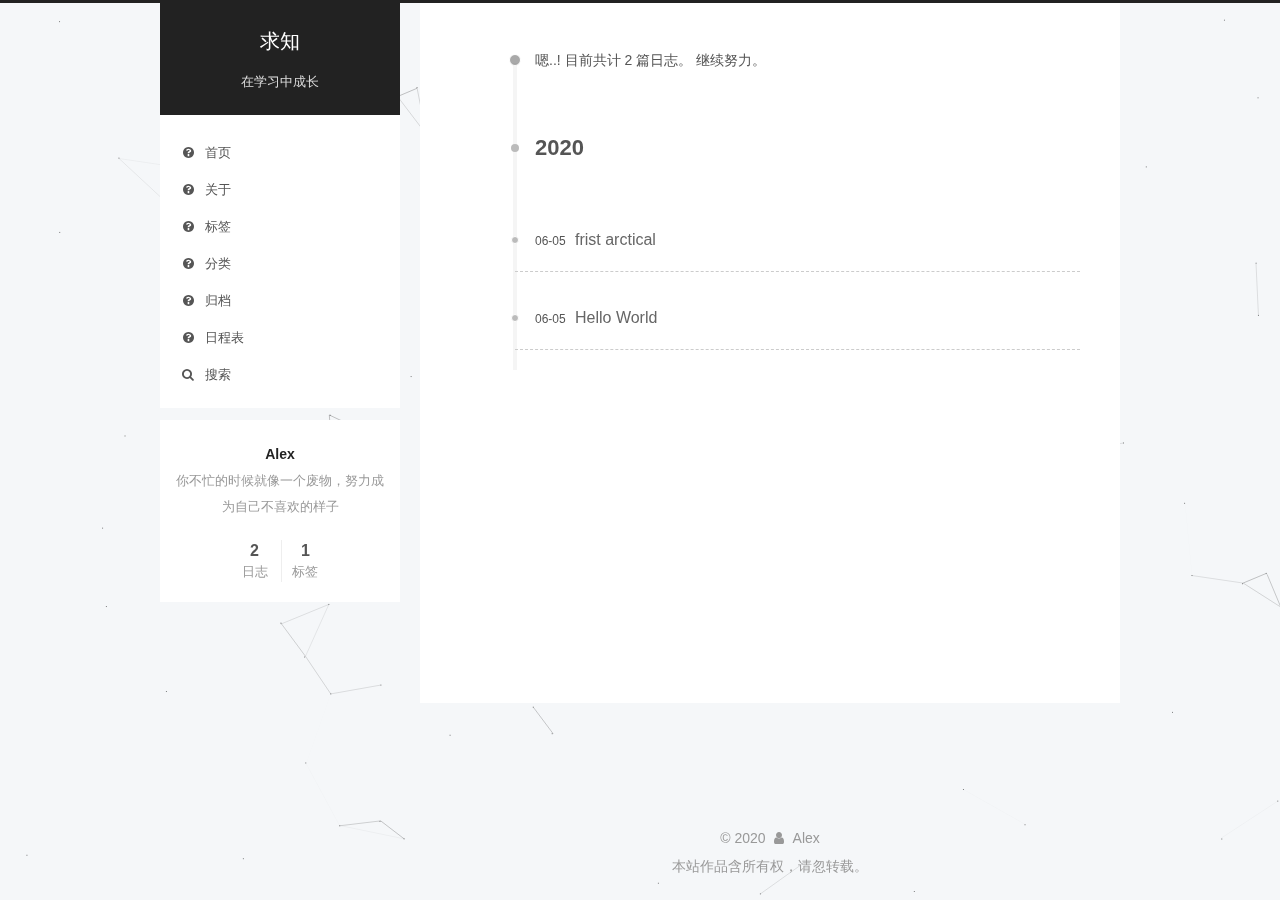
<file: archives/index.html>
<!DOCTYPE html>




<html class="theme-next pisces" lang="zh-Hans">
<head>
  <meta charset="UTF-8"/>
<meta http-equiv="X-UA-Compatible" content="IE=edge" />
<meta name="viewport" content="width=device-width, initial-scale=1, maximum-scale=1"/>
<meta name="theme-color" content="#222">









<meta http-equiv="Cache-Control" content="no-transform" />
<meta http-equiv="Cache-Control" content="no-siteapp" />
















  
  
  <link href="/lib/fancybox/source/jquery.fancybox.css?v=2.1.5" rel="stylesheet" type="text/css" />







<link href="/lib/font-awesome/css/font-awesome.min.css?v=4.6.2" rel="stylesheet" type="text/css" />

<link href="/css/main.css?v=5.1.4" rel="stylesheet" type="text/css" />


  <link rel="apple-touch-icon" sizes="180x180" href="/images/apple-touch-icon-next.png?v=5.1.4">


  <link rel="icon" type="image/png" sizes="32x32" href="/images/favicon-32x32-next.png?v=5.1.4">


  <link rel="icon" type="image/png" sizes="16x16" href="/images/favicon-16x16-next.png?v=5.1.4">


  <link rel="mask-icon" href="/images/logo.svg?v=5.1.4" color="#222">





  <meta name="keywords" content="Hexo, NexT" />










<meta name="description" content="你不忙的时候就像一个废物，努力成为自己不喜欢的样子">
<meta property="og:type" content="website">
<meta property="og:title" content="求知">
<meta property="og:url" content="http://yoursite.com/archives/index.html">
<meta property="og:site_name" content="求知">
<meta property="og:description" content="你不忙的时候就像一个废物，努力成为自己不喜欢的样子">
<meta property="article:author" content="Alex">
<meta property="article:tag" content="学习">
<meta name="twitter:card" content="summary">



<script type="text/javascript" id="hexo.configurations">
  var NexT = window.NexT || {};
  var CONFIG = {
    root: '/',
    scheme: 'Pisces',
    version: '5.1.4',
    sidebar: {"position":"left","display":"always","offset":12,"b2t":false,"scrollpercent":false,"onmobile":false},
    fancybox: true,
    tabs: true,
    motion: {"enable":false,"async":false,"transition":{"post_block":"fadeIn","post_header":"slideDownIn","post_body":"slideDownIn","coll_header":"slideLeftIn","sidebar":"slideUpIn"}},
    duoshuo: {
      userId: '0',
      author: '博主'
    },
    algolia: {
      applicationID: '',
      apiKey: '',
      indexName: '',
      hits: {"per_page":10},
      labels: {"input_placeholder":"Search for Posts","hits_empty":"We didn't find any results for the search: ${query}","hits_stats":"${hits} results found in ${time} ms"}
    }
  };
</script>



  <link rel="canonical" href="http://yoursite.com/archives/"/>





  <title>归档 | 求知</title>
  





  <script type="text/javascript">
    var _hmt = _hmt || [];
    (function() {
      var hm = document.createElement("script");
      hm.src = "https://hm.baidu.com/hm.js?fe14d439311b4d6eec957aad59810e42";
      var s = document.getElementsByTagName("script")[0];
      s.parentNode.insertBefore(hm, s);
    })();
  </script>




<meta name="generator" content="Hexo 4.2.1"></head>

<body itemscope itemtype="http://schema.org/WebPage" lang="zh-Hans">

  
  
    
  

  <div class="container sidebar-position-left page-archive">
    <div class="headband"></div>

    <header id="header" class="header" itemscope itemtype="http://schema.org/WPHeader">
      <div class="header-inner"><div class="site-brand-wrapper">
  <div class="site-meta ">
    

    <div class="custom-logo-site-title">
      <a href="/"  class="brand" rel="start">
        <span class="logo-line-before"><i></i></span>
        <span class="site-title">求知</span>
        <span class="logo-line-after"><i></i></span>
      </a>
    </div>
      
        <p class="site-subtitle">在学习中成长</p>
      
  </div>

  <div class="site-nav-toggle">
    <button>
      <span class="btn-bar"></span>
      <span class="btn-bar"></span>
      <span class="btn-bar"></span>
    </button>
  </div>
</div>

<nav class="site-nav">
  

  
    <ul id="menu" class="menu">
      
        
        <li class="menu-item menu-item-home">
          <a href="/" rel="section">
            
              <i class="menu-item-icon fa fa-fw fa-question-circle"></i> <br />
            
            首页
          </a>
        </li>
      
        
        <li class="menu-item menu-item-about">
          <a href="/about/" rel="section">
            
              <i class="menu-item-icon fa fa-fw fa-question-circle"></i> <br />
            
            关于
          </a>
        </li>
      
        
        <li class="menu-item menu-item-tags">
          <a href="/tags/" rel="section">
            
              <i class="menu-item-icon fa fa-fw fa-question-circle"></i> <br />
            
            标签
          </a>
        </li>
      
        
        <li class="menu-item menu-item-categories">
          <a href="/categories/" rel="section">
            
              <i class="menu-item-icon fa fa-fw fa-question-circle"></i> <br />
            
            分类
          </a>
        </li>
      
        
        <li class="menu-item menu-item-archives">
          <a href="/archives" rel="section">
            
              <i class="menu-item-icon fa fa-fw fa-question-circle"></i> <br />
            
            归档
          </a>
        </li>
      
        
        <li class="menu-item menu-item-schedule">
          <a href="/schedule/" rel="section">
            
              <i class="menu-item-icon fa fa-fw fa-question-circle"></i> <br />
            
            日程表
          </a>
        </li>
      

      
        <li class="menu-item menu-item-search">
          
            <a href="javascript:;" class="popup-trigger">
          
            
              <i class="menu-item-icon fa fa-search fa-fw"></i> <br />
            
            搜索
          </a>
        </li>
      
    </ul>
  

  
    <div class="site-search">
      
  <div class="popup search-popup local-search-popup">
  <div class="local-search-header clearfix">
    <span class="search-icon">
      <i class="fa fa-search"></i>
    </span>
    <span class="popup-btn-close">
      <i class="fa fa-times-circle"></i>
    </span>
    <div class="local-search-input-wrapper">
      <input autocomplete="off"
             placeholder="搜索..." spellcheck="false"
             type="text" id="local-search-input">
    </div>
  </div>
  <div id="local-search-result"></div>
</div>



    </div>
  
</nav>



 </div>
    </header>

    <main id="main" class="main">
      <div class="main-inner">
        <div class="content-wrap">
          <div id="content" class="content">
            

  
  
  
  <div class="post-block archive">
    <div id="posts" class="posts-collapse">
      <span class="archive-move-on"></span>

      <span class="archive-page-counter">
        
        
        
          
        
        嗯..! 目前共计 2 篇日志。 继续努力。
      </span>

      

        
        
        

        
          
          <div class="collection-title">
            <h1 class="archive-year" id="archive-year-2020">2020</h1>
          </div>
        
        

        

  <article class="post post-type-normal" itemscope itemtype="http://schema.org/Article">
    <header class="post-header">

      <h2 class="post-title">
        
            <a class="post-title-link" href="/2020/06/05/frist-arctical/" itemprop="url">
              
                <span itemprop="name">frist arctical</span>
              
            </a>
        
      </h2>

      <div class="post-meta">
        <time class="post-time" itemprop="dateCreated"
              datetime="2020-06-05T22:46:04+08:00"
              content="2020-06-05" >
          06-05
        </time>
      </div>

    </header>
  </article>



      

        
        
        

        
        

        

  <article class="post post-type-normal" itemscope itemtype="http://schema.org/Article">
    <header class="post-header">

      <h2 class="post-title">
        
            <a class="post-title-link" href="/2020/06/05/hello-world/" itemprop="url">
              
                <span itemprop="name">Hello World</span>
              
            </a>
        
      </h2>

      <div class="post-meta">
        <time class="post-time" itemprop="dateCreated"
              datetime="2020-06-05T16:31:19+08:00"
              content="2020-06-05" >
          06-05
        </time>
      </div>

    </header>
  </article>



      

    </div>
  </div>
  
  
  

  



          </div>
          


          

        </div>
        
          
  
  <div class="sidebar-toggle">
    <div class="sidebar-toggle-line-wrap">
      <span class="sidebar-toggle-line sidebar-toggle-line-first"></span>
      <span class="sidebar-toggle-line sidebar-toggle-line-middle"></span>
      <span class="sidebar-toggle-line sidebar-toggle-line-last"></span>
    </div>
  </div>

  <aside id="sidebar" class="sidebar">
    
    <div class="sidebar-inner">

      

      

      <section class="site-overview-wrap sidebar-panel sidebar-panel-active">
        <div class="site-overview">
          <div class="site-author motion-element" itemprop="author" itemscope itemtype="http://schema.org/Person">
            
              <p class="site-author-name" itemprop="name">Alex</p>
              <p class="site-description motion-element" itemprop="description">你不忙的时候就像一个废物，努力成为自己不喜欢的样子</p>
          </div>

          <nav class="site-state motion-element">

            
              <div class="site-state-item site-state-posts">
              
                <a href="/archives">
              
                  <span class="site-state-item-count">2</span>
                  <span class="site-state-item-name">日志</span>
                </a>
              </div>
            

            

            
              
              
              <div class="site-state-item site-state-tags">
                
                  <span class="site-state-item-count">1</span>
                  <span class="site-state-item-name">标签</span>
                
              </div>
            

          </nav>

          

          

          
          

          
          

          

        </div>
      </section>

      

      

    </div>
  </aside>


        
      </div>
    </main>

    <footer id="footer" class="footer">
      <div class="footer-inner">
        <div class="copyright">&copy; <span itemprop="copyrightYear">2020</span>
  <span class="with-love">
    <i class="fa fa-user"></i>
  </span>
  <span class="author" itemprop="copyrightHolder">Alex</span>

  
</div>








  <div class="footer-custom">本站作品含所有权，请忽转载。</div>


        







        
      </div>
    </footer>

    
      <div class="back-to-top">
        <i class="fa fa-arrow-up"></i>
        
      </div>
    

    

  </div>

  

<script type="text/javascript">
  if (Object.prototype.toString.call(window.Promise) !== '[object Function]') {
    window.Promise = null;
  }
</script>









  


  











  
  
    <script type="text/javascript" src="/lib/jquery/index.js?v=2.1.3"></script>
  

  
  
    <script type="text/javascript" src="/lib/fastclick/lib/fastclick.min.js?v=1.0.6"></script>
  

  
  
    <script type="text/javascript" src="/lib/jquery_lazyload/jquery.lazyload.js?v=1.9.7"></script>
  

  
  
    <script type="text/javascript" src="/lib/velocity/velocity.min.js?v=1.2.1"></script>
  

  
  
    <script type="text/javascript" src="/lib/velocity/velocity.ui.min.js?v=1.2.1"></script>
  

  
  
    <script type="text/javascript" src="/lib/fancybox/source/jquery.fancybox.pack.js?v=2.1.5"></script>
  

  
  
    <script type="text/javascript" src="/lib/canvas-nest/canvas-nest.min.js"></script>
  


  


  <script type="text/javascript" src="/js/src/utils.js?v=5.1.4"></script>

  <script type="text/javascript" src="/js/src/motion.js?v=5.1.4"></script>



  
  


  <script type="text/javascript" src="/js/src/affix.js?v=5.1.4"></script>

  <script type="text/javascript" src="/js/src/schemes/pisces.js?v=5.1.4"></script>



  

  


  <script type="text/javascript" src="/js/src/bootstrap.js?v=5.1.4"></script>



  


  




	





  





  












  

  <script type="text/javascript">
    // Popup Window;
    var isfetched = false;
    var isXml = true;
    // Search DB path;
    var search_path = "";
    if (search_path.length === 0) {
      search_path = "search.xml";
    } else if (/json$/i.test(search_path)) {
      isXml = false;
    }
    var path = "/" + search_path;
    // monitor main search box;

    var onPopupClose = function (e) {
      $('.popup').hide();
      $('#local-search-input').val('');
      $('.search-result-list').remove();
      $('#no-result').remove();
      $(".local-search-pop-overlay").remove();
      $('body').css('overflow', '');
    }

    function proceedsearch() {
      $("body")
        .append('<div class="search-popup-overlay local-search-pop-overlay"></div>')
        .css('overflow', 'hidden');
      $('.search-popup-overlay').click(onPopupClose);
      $('.popup').toggle();
      var $localSearchInput = $('#local-search-input');
      $localSearchInput.attr("autocapitalize", "none");
      $localSearchInput.attr("autocorrect", "off");
      $localSearchInput.focus();
    }

    // search function;
    var searchFunc = function(path, search_id, content_id) {
      'use strict';

      // start loading animation
      $("body")
        .append('<div class="search-popup-overlay local-search-pop-overlay">' +
          '<div id="search-loading-icon">' +
          '<i class="fa fa-spinner fa-pulse fa-5x fa-fw"></i>' +
          '</div>' +
          '</div>')
        .css('overflow', 'hidden');
      $("#search-loading-icon").css('margin', '20% auto 0 auto').css('text-align', 'center');

      $.ajax({
        url: path,
        dataType: isXml ? "xml" : "json",
        async: true,
        success: function(res) {
          // get the contents from search data
          isfetched = true;
          $('.popup').detach().appendTo('.header-inner');
          var datas = isXml ? $("entry", res).map(function() {
            return {
              title: $("title", this).text(),
              content: $("content",this).text(),
              url: $("url" , this).text()
            };
          }).get() : res;
          var input = document.getElementById(search_id);
          var resultContent = document.getElementById(content_id);
          var inputEventFunction = function() {
            var searchText = input.value.trim().toLowerCase();
            var keywords = searchText.split(/[\s\-]+/);
            if (keywords.length > 1) {
              keywords.push(searchText);
            }
            var resultItems = [];
            if (searchText.length > 0) {
              // perform local searching
              datas.forEach(function(data) {
                var isMatch = false;
                var hitCount = 0;
                var searchTextCount = 0;
                var title = data.title.trim();
                var titleInLowerCase = title.toLowerCase();
                var content = data.content.trim().replace(/<[^>]+>/g,"");
                var contentInLowerCase = content.toLowerCase();
                var articleUrl = decodeURIComponent(data.url);
                var indexOfTitle = [];
                var indexOfContent = [];
                // only match articles with not empty titles
                if(title != '') {
                  keywords.forEach(function(keyword) {
                    function getIndexByWord(word, text, caseSensitive) {
                      var wordLen = word.length;
                      if (wordLen === 0) {
                        return [];
                      }
                      var startPosition = 0, position = [], index = [];
                      if (!caseSensitive) {
                        text = text.toLowerCase();
                        word = word.toLowerCase();
                      }
                      while ((position = text.indexOf(word, startPosition)) > -1) {
                        index.push({position: position, word: word});
                        startPosition = position + wordLen;
                      }
                      return index;
                    }

                    indexOfTitle = indexOfTitle.concat(getIndexByWord(keyword, titleInLowerCase, false));
                    indexOfContent = indexOfContent.concat(getIndexByWord(keyword, contentInLowerCase, false));
                  });
                  if (indexOfTitle.length > 0 || indexOfContent.length > 0) {
                    isMatch = true;
                    hitCount = indexOfTitle.length + indexOfContent.length;
                  }
                }

                // show search results

                if (isMatch) {
                  // sort index by position of keyword

                  [indexOfTitle, indexOfContent].forEach(function (index) {
                    index.sort(function (itemLeft, itemRight) {
                      if (itemRight.position !== itemLeft.position) {
                        return itemRight.position - itemLeft.position;
                      } else {
                        return itemLeft.word.length - itemRight.word.length;
                      }
                    });
                  });

                  // merge hits into slices

                  function mergeIntoSlice(text, start, end, index) {
                    var item = index[index.length - 1];
                    var position = item.position;
                    var word = item.word;
                    var hits = [];
                    var searchTextCountInSlice = 0;
                    while (position + word.length <= end && index.length != 0) {
                      if (word === searchText) {
                        searchTextCountInSlice++;
                      }
                      hits.push({position: position, length: word.length});
                      var wordEnd = position + word.length;

                      // move to next position of hit

                      index.pop();
                      while (index.length != 0) {
                        item = index[index.length - 1];
                        position = item.position;
                        word = item.word;
                        if (wordEnd > position) {
                          index.pop();
                        } else {
                          break;
                        }
                      }
                    }
                    searchTextCount += searchTextCountInSlice;
                    return {
                      hits: hits,
                      start: start,
                      end: end,
                      searchTextCount: searchTextCountInSlice
                    };
                  }

                  var slicesOfTitle = [];
                  if (indexOfTitle.length != 0) {
                    slicesOfTitle.push(mergeIntoSlice(title, 0, title.length, indexOfTitle));
                  }

                  var slicesOfContent = [];
                  while (indexOfContent.length != 0) {
                    var item = indexOfContent[indexOfContent.length - 1];
                    var position = item.position;
                    var word = item.word;
                    // cut out 100 characters
                    var start = position - 20;
                    var end = position + 80;
                    if(start < 0){
                      start = 0;
                    }
                    if (end < position + word.length) {
                      end = position + word.length;
                    }
                    if(end > content.length){
                      end = content.length;
                    }
                    slicesOfContent.push(mergeIntoSlice(content, start, end, indexOfContent));
                  }

                  // sort slices in content by search text's count and hits' count

                  slicesOfContent.sort(function (sliceLeft, sliceRight) {
                    if (sliceLeft.searchTextCount !== sliceRight.searchTextCount) {
                      return sliceRight.searchTextCount - sliceLeft.searchTextCount;
                    } else if (sliceLeft.hits.length !== sliceRight.hits.length) {
                      return sliceRight.hits.length - sliceLeft.hits.length;
                    } else {
                      return sliceLeft.start - sliceRight.start;
                    }
                  });

                  // select top N slices in content

                  var upperBound = parseInt('1');
                  if (upperBound >= 0) {
                    slicesOfContent = slicesOfContent.slice(0, upperBound);
                  }

                  // highlight title and content

                  function highlightKeyword(text, slice) {
                    var result = '';
                    var prevEnd = slice.start;
                    slice.hits.forEach(function (hit) {
                      result += text.substring(prevEnd, hit.position);
                      var end = hit.position + hit.length;
                      result += '<b class="search-keyword">' + text.substring(hit.position, end) + '</b>';
                      prevEnd = end;
                    });
                    result += text.substring(prevEnd, slice.end);
                    return result;
                  }

                  var resultItem = '';

                  if (slicesOfTitle.length != 0) {
                    resultItem += "<li><a href='" + articleUrl + "' class='search-result-title'>" + highlightKeyword(title, slicesOfTitle[0]) + "</a>";
                  } else {
                    resultItem += "<li><a href='" + articleUrl + "' class='search-result-title'>" + title + "</a>";
                  }

                  slicesOfContent.forEach(function (slice) {
                    resultItem += "<a href='" + articleUrl + "'>" +
                      "<p class=\"search-result\">" + highlightKeyword(content, slice) +
                      "...</p>" + "</a>";
                  });

                  resultItem += "</li>";
                  resultItems.push({
                    item: resultItem,
                    searchTextCount: searchTextCount,
                    hitCount: hitCount,
                    id: resultItems.length
                  });
                }
              })
            };
            if (keywords.length === 1 && keywords[0] === "") {
              resultContent.innerHTML = '<div id="no-result"><i class="fa fa-search fa-5x" /></div>'
            } else if (resultItems.length === 0) {
              resultContent.innerHTML = '<div id="no-result"><i class="fa fa-frown-o fa-5x" /></div>'
            } else {
              resultItems.sort(function (resultLeft, resultRight) {
                if (resultLeft.searchTextCount !== resultRight.searchTextCount) {
                  return resultRight.searchTextCount - resultLeft.searchTextCount;
                } else if (resultLeft.hitCount !== resultRight.hitCount) {
                  return resultRight.hitCount - resultLeft.hitCount;
                } else {
                  return resultRight.id - resultLeft.id;
                }
              });
              var searchResultList = '<ul class=\"search-result-list\">';
              resultItems.forEach(function (result) {
                searchResultList += result.item;
              })
              searchResultList += "</ul>";
              resultContent.innerHTML = searchResultList;
            }
          }

          if ('auto' === 'auto') {
            input.addEventListener('input', inputEventFunction);
          } else {
            $('.search-icon').click(inputEventFunction);
            input.addEventListener('keypress', function (event) {
              if (event.keyCode === 13) {
                inputEventFunction();
              }
            });
          }

          // remove loading animation
          $(".local-search-pop-overlay").remove();
          $('body').css('overflow', '');

          proceedsearch();
        }
      });
    }

    // handle and trigger popup window;
    $('.popup-trigger').click(function(e) {
      e.stopPropagation();
      if (isfetched === false) {
        searchFunc(path, 'local-search-input', 'local-search-result');
      } else {
        proceedsearch();
      };
    });

    $('.popup-btn-close').click(onPopupClose);
    $('.popup').click(function(e){
      e.stopPropagation();
    });
    $(document).on('keyup', function (event) {
      var shouldDismissSearchPopup = event.which === 27 &&
        $('.search-popup').is(':visible');
      if (shouldDismissSearchPopup) {
        onPopupClose();
      }
    });
  </script>





  

  

  

  
  

  

  

  

</body>
</html>
</file>
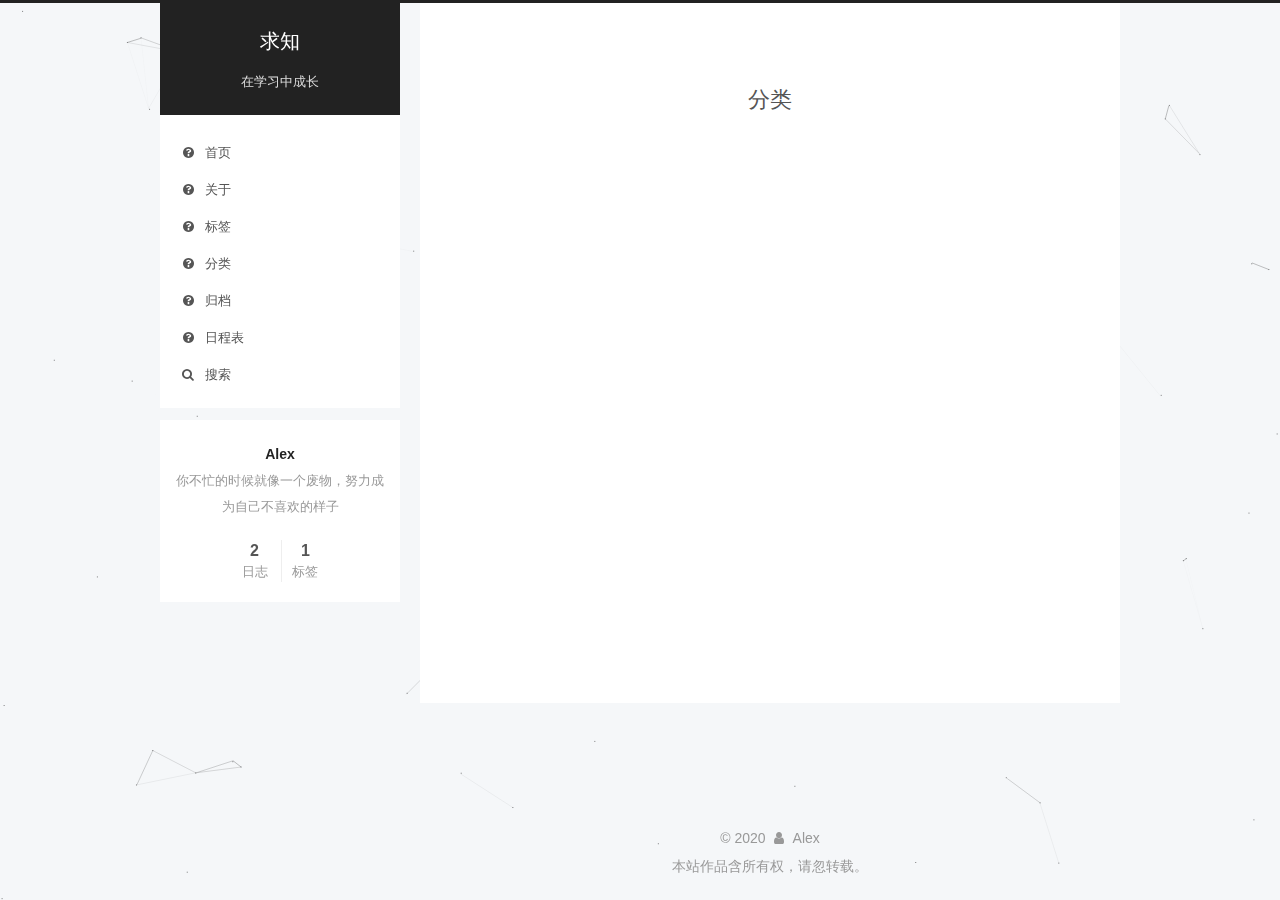
<file: categories/index.html>
<!DOCTYPE html>




<html class="theme-next pisces" lang="zh-Hans">
<head>
  <meta charset="UTF-8"/>
<meta http-equiv="X-UA-Compatible" content="IE=edge" />
<meta name="viewport" content="width=device-width, initial-scale=1, maximum-scale=1"/>
<meta name="theme-color" content="#222">









<meta http-equiv="Cache-Control" content="no-transform" />
<meta http-equiv="Cache-Control" content="no-siteapp" />
















  
  
  <link href="/lib/fancybox/source/jquery.fancybox.css?v=2.1.5" rel="stylesheet" type="text/css" />







<link href="/lib/font-awesome/css/font-awesome.min.css?v=4.6.2" rel="stylesheet" type="text/css" />

<link href="/css/main.css?v=5.1.4" rel="stylesheet" type="text/css" />


  <link rel="apple-touch-icon" sizes="180x180" href="/images/apple-touch-icon-next.png?v=5.1.4">


  <link rel="icon" type="image/png" sizes="32x32" href="/images/favicon-32x32-next.png?v=5.1.4">


  <link rel="icon" type="image/png" sizes="16x16" href="/images/favicon-16x16-next.png?v=5.1.4">


  <link rel="mask-icon" href="/images/logo.svg?v=5.1.4" color="#222">





  <meta name="keywords" content="Hexo, NexT" />










<meta name="description" content="你不忙的时候就像一个废物，努力成为自己不喜欢的样子">
<meta property="og:type" content="website">
<meta property="og:title" content="分类">
<meta property="og:url" content="http://yoursite.com/categories/index.html">
<meta property="og:site_name" content="求知">
<meta property="og:description" content="你不忙的时候就像一个废物，努力成为自己不喜欢的样子">
<meta property="article:published_time" content="2020-06-05T11:58:49.000Z">
<meta property="article:modified_time" content="2020-06-05T12:01:36.965Z">
<meta property="article:author" content="Alex">
<meta property="article:tag" content="学习">
<meta name="twitter:card" content="summary">



<script type="text/javascript" id="hexo.configurations">
  var NexT = window.NexT || {};
  var CONFIG = {
    root: '/',
    scheme: 'Pisces',
    version: '5.1.4',
    sidebar: {"position":"left","display":"always","offset":12,"b2t":false,"scrollpercent":false,"onmobile":false},
    fancybox: true,
    tabs: true,
    motion: {"enable":false,"async":false,"transition":{"post_block":"fadeIn","post_header":"slideDownIn","post_body":"slideDownIn","coll_header":"slideLeftIn","sidebar":"slideUpIn"}},
    duoshuo: {
      userId: '0',
      author: '博主'
    },
    algolia: {
      applicationID: '',
      apiKey: '',
      indexName: '',
      hits: {"per_page":10},
      labels: {"input_placeholder":"Search for Posts","hits_empty":"We didn't find any results for the search: ${query}","hits_stats":"${hits} results found in ${time} ms"}
    }
  };
</script>



  <link rel="canonical" href="http://yoursite.com/categories/"/>





  <title>分类 | 求知</title>
  





  <script type="text/javascript">
    var _hmt = _hmt || [];
    (function() {
      var hm = document.createElement("script");
      hm.src = "https://hm.baidu.com/hm.js?fe14d439311b4d6eec957aad59810e42";
      var s = document.getElementsByTagName("script")[0];
      s.parentNode.insertBefore(hm, s);
    })();
  </script>




<meta name="generator" content="Hexo 4.2.1"></head>

<body itemscope itemtype="http://schema.org/WebPage" lang="zh-Hans">

  
  
    
  

  <div class="container sidebar-position-left page-post-detail">
    <div class="headband"></div>

    <header id="header" class="header" itemscope itemtype="http://schema.org/WPHeader">
      <div class="header-inner"><div class="site-brand-wrapper">
  <div class="site-meta ">
    

    <div class="custom-logo-site-title">
      <a href="/"  class="brand" rel="start">
        <span class="logo-line-before"><i></i></span>
        <span class="site-title">求知</span>
        <span class="logo-line-after"><i></i></span>
      </a>
    </div>
      
        <p class="site-subtitle">在学习中成长</p>
      
  </div>

  <div class="site-nav-toggle">
    <button>
      <span class="btn-bar"></span>
      <span class="btn-bar"></span>
      <span class="btn-bar"></span>
    </button>
  </div>
</div>

<nav class="site-nav">
  

  
    <ul id="menu" class="menu">
      
        
        <li class="menu-item menu-item-home">
          <a href="/" rel="section">
            
              <i class="menu-item-icon fa fa-fw fa-question-circle"></i> <br />
            
            首页
          </a>
        </li>
      
        
        <li class="menu-item menu-item-about">
          <a href="/about/" rel="section">
            
              <i class="menu-item-icon fa fa-fw fa-question-circle"></i> <br />
            
            关于
          </a>
        </li>
      
        
        <li class="menu-item menu-item-tags">
          <a href="/tags/" rel="section">
            
              <i class="menu-item-icon fa fa-fw fa-question-circle"></i> <br />
            
            标签
          </a>
        </li>
      
        
        <li class="menu-item menu-item-categories">
          <a href="/categories/" rel="section">
            
              <i class="menu-item-icon fa fa-fw fa-question-circle"></i> <br />
            
            分类
          </a>
        </li>
      
        
        <li class="menu-item menu-item-archives">
          <a href="/archives" rel="section">
            
              <i class="menu-item-icon fa fa-fw fa-question-circle"></i> <br />
            
            归档
          </a>
        </li>
      
        
        <li class="menu-item menu-item-schedule">
          <a href="/schedule/" rel="section">
            
              <i class="menu-item-icon fa fa-fw fa-question-circle"></i> <br />
            
            日程表
          </a>
        </li>
      

      
        <li class="menu-item menu-item-search">
          
            <a href="javascript:;" class="popup-trigger">
          
            
              <i class="menu-item-icon fa fa-search fa-fw"></i> <br />
            
            搜索
          </a>
        </li>
      
    </ul>
  

  
    <div class="site-search">
      
  <div class="popup search-popup local-search-popup">
  <div class="local-search-header clearfix">
    <span class="search-icon">
      <i class="fa fa-search"></i>
    </span>
    <span class="popup-btn-close">
      <i class="fa fa-times-circle"></i>
    </span>
    <div class="local-search-input-wrapper">
      <input autocomplete="off"
             placeholder="搜索..." spellcheck="false"
             type="text" id="local-search-input">
    </div>
  </div>
  <div id="local-search-result"></div>
</div>



    </div>
  
</nav>



 </div>
    </header>

    <main id="main" class="main">
      <div class="main-inner">
        <div class="content-wrap">
          <div id="content" class="content">
            

  <div id="posts" class="posts-expand">
    
    
    
    <div class="post-block page">
      <header class="post-header">

	<h1 class="post-title" itemprop="name headline">分类</h1>



</header>

      
      
      
      <div class="post-body">
        
        
          
        
      </div>
      
      
      
    </div>
    
    
    
  </div>


          </div>
          


          

  



        </div>
        
          
  
  <div class="sidebar-toggle">
    <div class="sidebar-toggle-line-wrap">
      <span class="sidebar-toggle-line sidebar-toggle-line-first"></span>
      <span class="sidebar-toggle-line sidebar-toggle-line-middle"></span>
      <span class="sidebar-toggle-line sidebar-toggle-line-last"></span>
    </div>
  </div>

  <aside id="sidebar" class="sidebar">
    
    <div class="sidebar-inner">

      

      

      <section class="site-overview-wrap sidebar-panel sidebar-panel-active">
        <div class="site-overview">
          <div class="site-author motion-element" itemprop="author" itemscope itemtype="http://schema.org/Person">
            
              <p class="site-author-name" itemprop="name">Alex</p>
              <p class="site-description motion-element" itemprop="description">你不忙的时候就像一个废物，努力成为自己不喜欢的样子</p>
          </div>

          <nav class="site-state motion-element">

            
              <div class="site-state-item site-state-posts">
              
                <a href="/archives">
              
                  <span class="site-state-item-count">2</span>
                  <span class="site-state-item-name">日志</span>
                </a>
              </div>
            

            

            
              
              
              <div class="site-state-item site-state-tags">
                
                  <span class="site-state-item-count">1</span>
                  <span class="site-state-item-name">标签</span>
                
              </div>
            

          </nav>

          

          

          
          

          
          

          

        </div>
      </section>

      

      

    </div>
  </aside>


        
      </div>
    </main>

    <footer id="footer" class="footer">
      <div class="footer-inner">
        <div class="copyright">&copy; <span itemprop="copyrightYear">2020</span>
  <span class="with-love">
    <i class="fa fa-user"></i>
  </span>
  <span class="author" itemprop="copyrightHolder">Alex</span>

  
</div>








  <div class="footer-custom">本站作品含所有权，请忽转载。</div>


        







        
      </div>
    </footer>

    
      <div class="back-to-top">
        <i class="fa fa-arrow-up"></i>
        
      </div>
    

    

  </div>

  

<script type="text/javascript">
  if (Object.prototype.toString.call(window.Promise) !== '[object Function]') {
    window.Promise = null;
  }
</script>









  


  











  
  
    <script type="text/javascript" src="/lib/jquery/index.js?v=2.1.3"></script>
  

  
  
    <script type="text/javascript" src="/lib/fastclick/lib/fastclick.min.js?v=1.0.6"></script>
  

  
  
    <script type="text/javascript" src="/lib/jquery_lazyload/jquery.lazyload.js?v=1.9.7"></script>
  

  
  
    <script type="text/javascript" src="/lib/velocity/velocity.min.js?v=1.2.1"></script>
  

  
  
    <script type="text/javascript" src="/lib/velocity/velocity.ui.min.js?v=1.2.1"></script>
  

  
  
    <script type="text/javascript" src="/lib/fancybox/source/jquery.fancybox.pack.js?v=2.1.5"></script>
  

  
  
    <script type="text/javascript" src="/lib/canvas-nest/canvas-nest.min.js"></script>
  


  


  <script type="text/javascript" src="/js/src/utils.js?v=5.1.4"></script>

  <script type="text/javascript" src="/js/src/motion.js?v=5.1.4"></script>



  
  


  <script type="text/javascript" src="/js/src/affix.js?v=5.1.4"></script>

  <script type="text/javascript" src="/js/src/schemes/pisces.js?v=5.1.4"></script>



  
  <script type="text/javascript" src="/js/src/scrollspy.js?v=5.1.4"></script>
<script type="text/javascript" src="/js/src/post-details.js?v=5.1.4"></script>



  


  <script type="text/javascript" src="/js/src/bootstrap.js?v=5.1.4"></script>



  


  




	





  





  












  

  <script type="text/javascript">
    // Popup Window;
    var isfetched = false;
    var isXml = true;
    // Search DB path;
    var search_path = "";
    if (search_path.length === 0) {
      search_path = "search.xml";
    } else if (/json$/i.test(search_path)) {
      isXml = false;
    }
    var path = "/" + search_path;
    // monitor main search box;

    var onPopupClose = function (e) {
      $('.popup').hide();
      $('#local-search-input').val('');
      $('.search-result-list').remove();
      $('#no-result').remove();
      $(".local-search-pop-overlay").remove();
      $('body').css('overflow', '');
    }

    function proceedsearch() {
      $("body")
        .append('<div class="search-popup-overlay local-search-pop-overlay"></div>')
        .css('overflow', 'hidden');
      $('.search-popup-overlay').click(onPopupClose);
      $('.popup').toggle();
      var $localSearchInput = $('#local-search-input');
      $localSearchInput.attr("autocapitalize", "none");
      $localSearchInput.attr("autocorrect", "off");
      $localSearchInput.focus();
    }

    // search function;
    var searchFunc = function(path, search_id, content_id) {
      'use strict';

      // start loading animation
      $("body")
        .append('<div class="search-popup-overlay local-search-pop-overlay">' +
          '<div id="search-loading-icon">' +
          '<i class="fa fa-spinner fa-pulse fa-5x fa-fw"></i>' +
          '</div>' +
          '</div>')
        .css('overflow', 'hidden');
      $("#search-loading-icon").css('margin', '20% auto 0 auto').css('text-align', 'center');

      $.ajax({
        url: path,
        dataType: isXml ? "xml" : "json",
        async: true,
        success: function(res) {
          // get the contents from search data
          isfetched = true;
          $('.popup').detach().appendTo('.header-inner');
          var datas = isXml ? $("entry", res).map(function() {
            return {
              title: $("title", this).text(),
              content: $("content",this).text(),
              url: $("url" , this).text()
            };
          }).get() : res;
          var input = document.getElementById(search_id);
          var resultContent = document.getElementById(content_id);
          var inputEventFunction = function() {
            var searchText = input.value.trim().toLowerCase();
            var keywords = searchText.split(/[\s\-]+/);
            if (keywords.length > 1) {
              keywords.push(searchText);
            }
            var resultItems = [];
            if (searchText.length > 0) {
              // perform local searching
              datas.forEach(function(data) {
                var isMatch = false;
                var hitCount = 0;
                var searchTextCount = 0;
                var title = data.title.trim();
                var titleInLowerCase = title.toLowerCase();
                var content = data.content.trim().replace(/<[^>]+>/g,"");
                var contentInLowerCase = content.toLowerCase();
                var articleUrl = decodeURIComponent(data.url);
                var indexOfTitle = [];
                var indexOfContent = [];
                // only match articles with not empty titles
                if(title != '') {
                  keywords.forEach(function(keyword) {
                    function getIndexByWord(word, text, caseSensitive) {
                      var wordLen = word.length;
                      if (wordLen === 0) {
                        return [];
                      }
                      var startPosition = 0, position = [], index = [];
                      if (!caseSensitive) {
                        text = text.toLowerCase();
                        word = word.toLowerCase();
                      }
                      while ((position = text.indexOf(word, startPosition)) > -1) {
                        index.push({position: position, word: word});
                        startPosition = position + wordLen;
                      }
                      return index;
                    }

                    indexOfTitle = indexOfTitle.concat(getIndexByWord(keyword, titleInLowerCase, false));
                    indexOfContent = indexOfContent.concat(getIndexByWord(keyword, contentInLowerCase, false));
                  });
                  if (indexOfTitle.length > 0 || indexOfContent.length > 0) {
                    isMatch = true;
                    hitCount = indexOfTitle.length + indexOfContent.length;
                  }
                }

                // show search results

                if (isMatch) {
                  // sort index by position of keyword

                  [indexOfTitle, indexOfContent].forEach(function (index) {
                    index.sort(function (itemLeft, itemRight) {
                      if (itemRight.position !== itemLeft.position) {
                        return itemRight.position - itemLeft.position;
                      } else {
                        return itemLeft.word.length - itemRight.word.length;
                      }
                    });
                  });

                  // merge hits into slices

                  function mergeIntoSlice(text, start, end, index) {
                    var item = index[index.length - 1];
                    var position = item.position;
                    var word = item.word;
                    var hits = [];
                    var searchTextCountInSlice = 0;
                    while (position + word.length <= end && index.length != 0) {
                      if (word === searchText) {
                        searchTextCountInSlice++;
                      }
                      hits.push({position: position, length: word.length});
                      var wordEnd = position + word.length;

                      // move to next position of hit

                      index.pop();
                      while (index.length != 0) {
                        item = index[index.length - 1];
                        position = item.position;
                        word = item.word;
                        if (wordEnd > position) {
                          index.pop();
                        } else {
                          break;
                        }
                      }
                    }
                    searchTextCount += searchTextCountInSlice;
                    return {
                      hits: hits,
                      start: start,
                      end: end,
                      searchTextCount: searchTextCountInSlice
                    };
                  }

                  var slicesOfTitle = [];
                  if (indexOfTitle.length != 0) {
                    slicesOfTitle.push(mergeIntoSlice(title, 0, title.length, indexOfTitle));
                  }

                  var slicesOfContent = [];
                  while (indexOfContent.length != 0) {
                    var item = indexOfContent[indexOfContent.length - 1];
                    var position = item.position;
                    var word = item.word;
                    // cut out 100 characters
                    var start = position - 20;
                    var end = position + 80;
                    if(start < 0){
                      start = 0;
                    }
                    if (end < position + word.length) {
                      end = position + word.length;
                    }
                    if(end > content.length){
                      end = content.length;
                    }
                    slicesOfContent.push(mergeIntoSlice(content, start, end, indexOfContent));
                  }

                  // sort slices in content by search text's count and hits' count

                  slicesOfContent.sort(function (sliceLeft, sliceRight) {
                    if (sliceLeft.searchTextCount !== sliceRight.searchTextCount) {
                      return sliceRight.searchTextCount - sliceLeft.searchTextCount;
                    } else if (sliceLeft.hits.length !== sliceRight.hits.length) {
                      return sliceRight.hits.length - sliceLeft.hits.length;
                    } else {
                      return sliceLeft.start - sliceRight.start;
                    }
                  });

                  // select top N slices in content

                  var upperBound = parseInt('1');
                  if (upperBound >= 0) {
                    slicesOfContent = slicesOfContent.slice(0, upperBound);
                  }

                  // highlight title and content

                  function highlightKeyword(text, slice) {
                    var result = '';
                    var prevEnd = slice.start;
                    slice.hits.forEach(function (hit) {
                      result += text.substring(prevEnd, hit.position);
                      var end = hit.position + hit.length;
                      result += '<b class="search-keyword">' + text.substring(hit.position, end) + '</b>';
                      prevEnd = end;
                    });
                    result += text.substring(prevEnd, slice.end);
                    return result;
                  }

                  var resultItem = '';

                  if (slicesOfTitle.length != 0) {
                    resultItem += "<li><a href='" + articleUrl + "' class='search-result-title'>" + highlightKeyword(title, slicesOfTitle[0]) + "</a>";
                  } else {
                    resultItem += "<li><a href='" + articleUrl + "' class='search-result-title'>" + title + "</a>";
                  }

                  slicesOfContent.forEach(function (slice) {
                    resultItem += "<a href='" + articleUrl + "'>" +
                      "<p class=\"search-result\">" + highlightKeyword(content, slice) +
                      "...</p>" + "</a>";
                  });

                  resultItem += "</li>";
                  resultItems.push({
                    item: resultItem,
                    searchTextCount: searchTextCount,
                    hitCount: hitCount,
                    id: resultItems.length
                  });
                }
              })
            };
            if (keywords.length === 1 && keywords[0] === "") {
              resultContent.innerHTML = '<div id="no-result"><i class="fa fa-search fa-5x" /></div>'
            } else if (resultItems.length === 0) {
              resultContent.innerHTML = '<div id="no-result"><i class="fa fa-frown-o fa-5x" /></div>'
            } else {
              resultItems.sort(function (resultLeft, resultRight) {
                if (resultLeft.searchTextCount !== resultRight.searchTextCount) {
                  return resultRight.searchTextCount - resultLeft.searchTextCount;
                } else if (resultLeft.hitCount !== resultRight.hitCount) {
                  return resultRight.hitCount - resultLeft.hitCount;
                } else {
                  return resultRight.id - resultLeft.id;
                }
              });
              var searchResultList = '<ul class=\"search-result-list\">';
              resultItems.forEach(function (result) {
                searchResultList += result.item;
              })
              searchResultList += "</ul>";
              resultContent.innerHTML = searchResultList;
            }
          }

          if ('auto' === 'auto') {
            input.addEventListener('input', inputEventFunction);
          } else {
            $('.search-icon').click(inputEventFunction);
            input.addEventListener('keypress', function (event) {
              if (event.keyCode === 13) {
                inputEventFunction();
              }
            });
          }

          // remove loading animation
          $(".local-search-pop-overlay").remove();
          $('body').css('overflow', '');

          proceedsearch();
        }
      });
    }

    // handle and trigger popup window;
    $('.popup-trigger').click(function(e) {
      e.stopPropagation();
      if (isfetched === false) {
        searchFunc(path, 'local-search-input', 'local-search-result');
      } else {
        proceedsearch();
      };
    });

    $('.popup-btn-close').click(onPopupClose);
    $('.popup').click(function(e){
      e.stopPropagation();
    });
    $(document).on('keyup', function (event) {
      var shouldDismissSearchPopup = event.which === 27 &&
        $('.search-popup').is(':visible');
      if (shouldDismissSearchPopup) {
        onPopupClose();
      }
    });
  </script>





  

  

  

  
  

  

  

  

</body>
</html>
</file>
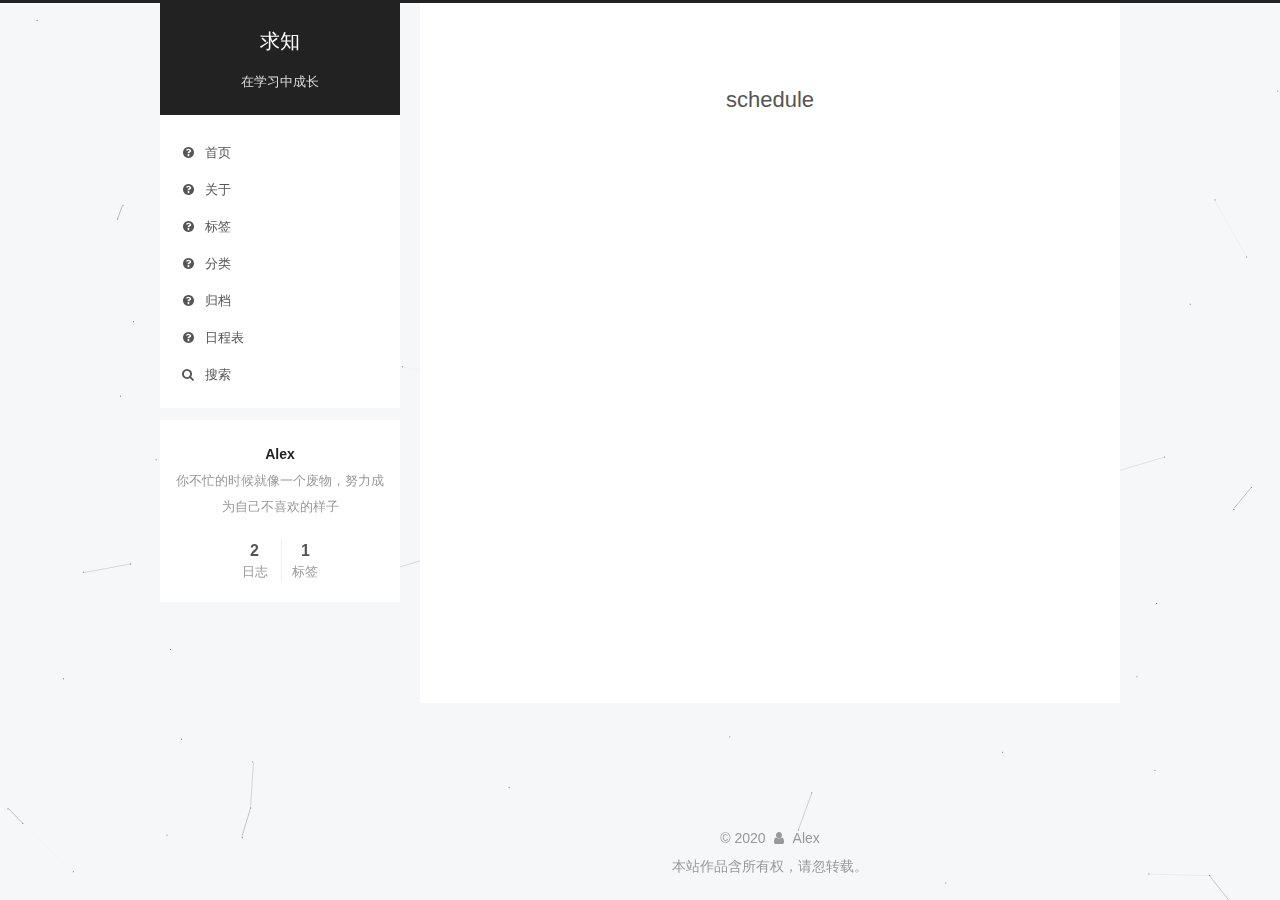
<file: schedule/index.html>
<!DOCTYPE html>




<html class="theme-next pisces" lang="zh-Hans">
<head>
  <meta charset="UTF-8"/>
<meta http-equiv="X-UA-Compatible" content="IE=edge" />
<meta name="viewport" content="width=device-width, initial-scale=1, maximum-scale=1"/>
<meta name="theme-color" content="#222">









<meta http-equiv="Cache-Control" content="no-transform" />
<meta http-equiv="Cache-Control" content="no-siteapp" />
















  
  
  <link href="/lib/fancybox/source/jquery.fancybox.css?v=2.1.5" rel="stylesheet" type="text/css" />







<link href="/lib/font-awesome/css/font-awesome.min.css?v=4.6.2" rel="stylesheet" type="text/css" />

<link href="/css/main.css?v=5.1.4" rel="stylesheet" type="text/css" />


  <link rel="apple-touch-icon" sizes="180x180" href="/images/apple-touch-icon-next.png?v=5.1.4">


  <link rel="icon" type="image/png" sizes="32x32" href="/images/favicon-32x32-next.png?v=5.1.4">


  <link rel="icon" type="image/png" sizes="16x16" href="/images/favicon-16x16-next.png?v=5.1.4">


  <link rel="mask-icon" href="/images/logo.svg?v=5.1.4" color="#222">





  <meta name="keywords" content="Hexo, NexT" />










<meta name="description" content="你不忙的时候就像一个废物，努力成为自己不喜欢的样子">
<meta property="og:type" content="website">
<meta property="og:title" content="schedule">
<meta property="og:url" content="http://yoursite.com/schedule/index.html">
<meta property="og:site_name" content="求知">
<meta property="og:description" content="你不忙的时候就像一个废物，努力成为自己不喜欢的样子">
<meta property="article:published_time" content="2020-06-05T12:04:24.000Z">
<meta property="article:modified_time" content="2020-06-05T12:04:24.472Z">
<meta property="article:author" content="Alex">
<meta property="article:tag" content="学习">
<meta name="twitter:card" content="summary">



<script type="text/javascript" id="hexo.configurations">
  var NexT = window.NexT || {};
  var CONFIG = {
    root: '/',
    scheme: 'Pisces',
    version: '5.1.4',
    sidebar: {"position":"left","display":"always","offset":12,"b2t":false,"scrollpercent":false,"onmobile":false},
    fancybox: true,
    tabs: true,
    motion: {"enable":false,"async":false,"transition":{"post_block":"fadeIn","post_header":"slideDownIn","post_body":"slideDownIn","coll_header":"slideLeftIn","sidebar":"slideUpIn"}},
    duoshuo: {
      userId: '0',
      author: '博主'
    },
    algolia: {
      applicationID: '',
      apiKey: '',
      indexName: '',
      hits: {"per_page":10},
      labels: {"input_placeholder":"Search for Posts","hits_empty":"We didn't find any results for the search: ${query}","hits_stats":"${hits} results found in ${time} ms"}
    }
  };
</script>



  <link rel="canonical" href="http://yoursite.com/schedule/"/>





  <title>schedule | 求知</title>
  





  <script type="text/javascript">
    var _hmt = _hmt || [];
    (function() {
      var hm = document.createElement("script");
      hm.src = "https://hm.baidu.com/hm.js?fe14d439311b4d6eec957aad59810e42";
      var s = document.getElementsByTagName("script")[0];
      s.parentNode.insertBefore(hm, s);
    })();
  </script>




<meta name="generator" content="Hexo 4.2.1"></head>

<body itemscope itemtype="http://schema.org/WebPage" lang="zh-Hans">

  
  
    
  

  <div class="container sidebar-position-left page-post-detail">
    <div class="headband"></div>

    <header id="header" class="header" itemscope itemtype="http://schema.org/WPHeader">
      <div class="header-inner"><div class="site-brand-wrapper">
  <div class="site-meta ">
    

    <div class="custom-logo-site-title">
      <a href="/"  class="brand" rel="start">
        <span class="logo-line-before"><i></i></span>
        <span class="site-title">求知</span>
        <span class="logo-line-after"><i></i></span>
      </a>
    </div>
      
        <p class="site-subtitle">在学习中成长</p>
      
  </div>

  <div class="site-nav-toggle">
    <button>
      <span class="btn-bar"></span>
      <span class="btn-bar"></span>
      <span class="btn-bar"></span>
    </button>
  </div>
</div>

<nav class="site-nav">
  

  
    <ul id="menu" class="menu">
      
        
        <li class="menu-item menu-item-home">
          <a href="/" rel="section">
            
              <i class="menu-item-icon fa fa-fw fa-question-circle"></i> <br />
            
            首页
          </a>
        </li>
      
        
        <li class="menu-item menu-item-about">
          <a href="/about/" rel="section">
            
              <i class="menu-item-icon fa fa-fw fa-question-circle"></i> <br />
            
            关于
          </a>
        </li>
      
        
        <li class="menu-item menu-item-tags">
          <a href="/tags/" rel="section">
            
              <i class="menu-item-icon fa fa-fw fa-question-circle"></i> <br />
            
            标签
          </a>
        </li>
      
        
        <li class="menu-item menu-item-categories">
          <a href="/categories/" rel="section">
            
              <i class="menu-item-icon fa fa-fw fa-question-circle"></i> <br />
            
            分类
          </a>
        </li>
      
        
        <li class="menu-item menu-item-archives">
          <a href="/archives" rel="section">
            
              <i class="menu-item-icon fa fa-fw fa-question-circle"></i> <br />
            
            归档
          </a>
        </li>
      
        
        <li class="menu-item menu-item-schedule">
          <a href="/schedule/" rel="section">
            
              <i class="menu-item-icon fa fa-fw fa-question-circle"></i> <br />
            
            日程表
          </a>
        </li>
      

      
        <li class="menu-item menu-item-search">
          
            <a href="javascript:;" class="popup-trigger">
          
            
              <i class="menu-item-icon fa fa-search fa-fw"></i> <br />
            
            搜索
          </a>
        </li>
      
    </ul>
  

  
    <div class="site-search">
      
  <div class="popup search-popup local-search-popup">
  <div class="local-search-header clearfix">
    <span class="search-icon">
      <i class="fa fa-search"></i>
    </span>
    <span class="popup-btn-close">
      <i class="fa fa-times-circle"></i>
    </span>
    <div class="local-search-input-wrapper">
      <input autocomplete="off"
             placeholder="搜索..." spellcheck="false"
             type="text" id="local-search-input">
    </div>
  </div>
  <div id="local-search-result"></div>
</div>



    </div>
  
</nav>



 </div>
    </header>

    <main id="main" class="main">
      <div class="main-inner">
        <div class="content-wrap">
          <div id="content" class="content">
            

  <div id="posts" class="posts-expand">
    
    
    
    <div class="post-block page">
      <header class="post-header">

	<h1 class="post-title" itemprop="name headline">schedule</h1>



</header>

      
      
      
      <div class="post-body">
        
        
          
        
      </div>
      
      
      
    </div>
    
    
    
  </div>


          </div>
          


          

  



        </div>
        
          
  
  <div class="sidebar-toggle">
    <div class="sidebar-toggle-line-wrap">
      <span class="sidebar-toggle-line sidebar-toggle-line-first"></span>
      <span class="sidebar-toggle-line sidebar-toggle-line-middle"></span>
      <span class="sidebar-toggle-line sidebar-toggle-line-last"></span>
    </div>
  </div>

  <aside id="sidebar" class="sidebar">
    
    <div class="sidebar-inner">

      

      

      <section class="site-overview-wrap sidebar-panel sidebar-panel-active">
        <div class="site-overview">
          <div class="site-author motion-element" itemprop="author" itemscope itemtype="http://schema.org/Person">
            
              <p class="site-author-name" itemprop="name">Alex</p>
              <p class="site-description motion-element" itemprop="description">你不忙的时候就像一个废物，努力成为自己不喜欢的样子</p>
          </div>

          <nav class="site-state motion-element">

            
              <div class="site-state-item site-state-posts">
              
                <a href="/archives">
              
                  <span class="site-state-item-count">2</span>
                  <span class="site-state-item-name">日志</span>
                </a>
              </div>
            

            

            
              
              
              <div class="site-state-item site-state-tags">
                
                  <span class="site-state-item-count">1</span>
                  <span class="site-state-item-name">标签</span>
                
              </div>
            

          </nav>

          

          

          
          

          
          

          

        </div>
      </section>

      

      

    </div>
  </aside>


        
      </div>
    </main>

    <footer id="footer" class="footer">
      <div class="footer-inner">
        <div class="copyright">&copy; <span itemprop="copyrightYear">2020</span>
  <span class="with-love">
    <i class="fa fa-user"></i>
  </span>
  <span class="author" itemprop="copyrightHolder">Alex</span>

  
</div>








  <div class="footer-custom">本站作品含所有权，请忽转载。</div>


        







        
      </div>
    </footer>

    
      <div class="back-to-top">
        <i class="fa fa-arrow-up"></i>
        
      </div>
    

    

  </div>

  

<script type="text/javascript">
  if (Object.prototype.toString.call(window.Promise) !== '[object Function]') {
    window.Promise = null;
  }
</script>









  


  











  
  
    <script type="text/javascript" src="/lib/jquery/index.js?v=2.1.3"></script>
  

  
  
    <script type="text/javascript" src="/lib/fastclick/lib/fastclick.min.js?v=1.0.6"></script>
  

  
  
    <script type="text/javascript" src="/lib/jquery_lazyload/jquery.lazyload.js?v=1.9.7"></script>
  

  
  
    <script type="text/javascript" src="/lib/velocity/velocity.min.js?v=1.2.1"></script>
  

  
  
    <script type="text/javascript" src="/lib/velocity/velocity.ui.min.js?v=1.2.1"></script>
  

  
  
    <script type="text/javascript" src="/lib/fancybox/source/jquery.fancybox.pack.js?v=2.1.5"></script>
  

  
  
    <script type="text/javascript" src="/lib/canvas-nest/canvas-nest.min.js"></script>
  


  


  <script type="text/javascript" src="/js/src/utils.js?v=5.1.4"></script>

  <script type="text/javascript" src="/js/src/motion.js?v=5.1.4"></script>



  
  


  <script type="text/javascript" src="/js/src/affix.js?v=5.1.4"></script>

  <script type="text/javascript" src="/js/src/schemes/pisces.js?v=5.1.4"></script>



  
  <script type="text/javascript" src="/js/src/scrollspy.js?v=5.1.4"></script>
<script type="text/javascript" src="/js/src/post-details.js?v=5.1.4"></script>



  


  <script type="text/javascript" src="/js/src/bootstrap.js?v=5.1.4"></script>



  


  




	





  





  












  

  <script type="text/javascript">
    // Popup Window;
    var isfetched = false;
    var isXml = true;
    // Search DB path;
    var search_path = "";
    if (search_path.length === 0) {
      search_path = "search.xml";
    } else if (/json$/i.test(search_path)) {
      isXml = false;
    }
    var path = "/" + search_path;
    // monitor main search box;

    var onPopupClose = function (e) {
      $('.popup').hide();
      $('#local-search-input').val('');
      $('.search-result-list').remove();
      $('#no-result').remove();
      $(".local-search-pop-overlay").remove();
      $('body').css('overflow', '');
    }

    function proceedsearch() {
      $("body")
        .append('<div class="search-popup-overlay local-search-pop-overlay"></div>')
        .css('overflow', 'hidden');
      $('.search-popup-overlay').click(onPopupClose);
      $('.popup').toggle();
      var $localSearchInput = $('#local-search-input');
      $localSearchInput.attr("autocapitalize", "none");
      $localSearchInput.attr("autocorrect", "off");
      $localSearchInput.focus();
    }

    // search function;
    var searchFunc = function(path, search_id, content_id) {
      'use strict';

      // start loading animation
      $("body")
        .append('<div class="search-popup-overlay local-search-pop-overlay">' +
          '<div id="search-loading-icon">' +
          '<i class="fa fa-spinner fa-pulse fa-5x fa-fw"></i>' +
          '</div>' +
          '</div>')
        .css('overflow', 'hidden');
      $("#search-loading-icon").css('margin', '20% auto 0 auto').css('text-align', 'center');

      $.ajax({
        url: path,
        dataType: isXml ? "xml" : "json",
        async: true,
        success: function(res) {
          // get the contents from search data
          isfetched = true;
          $('.popup').detach().appendTo('.header-inner');
          var datas = isXml ? $("entry", res).map(function() {
            return {
              title: $("title", this).text(),
              content: $("content",this).text(),
              url: $("url" , this).text()
            };
          }).get() : res;
          var input = document.getElementById(search_id);
          var resultContent = document.getElementById(content_id);
          var inputEventFunction = function() {
            var searchText = input.value.trim().toLowerCase();
            var keywords = searchText.split(/[\s\-]+/);
            if (keywords.length > 1) {
              keywords.push(searchText);
            }
            var resultItems = [];
            if (searchText.length > 0) {
              // perform local searching
              datas.forEach(function(data) {
                var isMatch = false;
                var hitCount = 0;
                var searchTextCount = 0;
                var title = data.title.trim();
                var titleInLowerCase = title.toLowerCase();
                var content = data.content.trim().replace(/<[^>]+>/g,"");
                var contentInLowerCase = content.toLowerCase();
                var articleUrl = decodeURIComponent(data.url);
                var indexOfTitle = [];
                var indexOfContent = [];
                // only match articles with not empty titles
                if(title != '') {
                  keywords.forEach(function(keyword) {
                    function getIndexByWord(word, text, caseSensitive) {
                      var wordLen = word.length;
                      if (wordLen === 0) {
                        return [];
                      }
                      var startPosition = 0, position = [], index = [];
                      if (!caseSensitive) {
                        text = text.toLowerCase();
                        word = word.toLowerCase();
                      }
                      while ((position = text.indexOf(word, startPosition)) > -1) {
                        index.push({position: position, word: word});
                        startPosition = position + wordLen;
                      }
                      return index;
                    }

                    indexOfTitle = indexOfTitle.concat(getIndexByWord(keyword, titleInLowerCase, false));
                    indexOfContent = indexOfContent.concat(getIndexByWord(keyword, contentInLowerCase, false));
                  });
                  if (indexOfTitle.length > 0 || indexOfContent.length > 0) {
                    isMatch = true;
                    hitCount = indexOfTitle.length + indexOfContent.length;
                  }
                }

                // show search results

                if (isMatch) {
                  // sort index by position of keyword

                  [indexOfTitle, indexOfContent].forEach(function (index) {
                    index.sort(function (itemLeft, itemRight) {
                      if (itemRight.position !== itemLeft.position) {
                        return itemRight.position - itemLeft.position;
                      } else {
                        return itemLeft.word.length - itemRight.word.length;
                      }
                    });
                  });

                  // merge hits into slices

                  function mergeIntoSlice(text, start, end, index) {
                    var item = index[index.length - 1];
                    var position = item.position;
                    var word = item.word;
                    var hits = [];
                    var searchTextCountInSlice = 0;
                    while (position + word.length <= end && index.length != 0) {
                      if (word === searchText) {
                        searchTextCountInSlice++;
                      }
                      hits.push({position: position, length: word.length});
                      var wordEnd = position + word.length;

                      // move to next position of hit

                      index.pop();
                      while (index.length != 0) {
                        item = index[index.length - 1];
                        position = item.position;
                        word = item.word;
                        if (wordEnd > position) {
                          index.pop();
                        } else {
                          break;
                        }
                      }
                    }
                    searchTextCount += searchTextCountInSlice;
                    return {
                      hits: hits,
                      start: start,
                      end: end,
                      searchTextCount: searchTextCountInSlice
                    };
                  }

                  var slicesOfTitle = [];
                  if (indexOfTitle.length != 0) {
                    slicesOfTitle.push(mergeIntoSlice(title, 0, title.length, indexOfTitle));
                  }

                  var slicesOfContent = [];
                  while (indexOfContent.length != 0) {
                    var item = indexOfContent[indexOfContent.length - 1];
                    var position = item.position;
                    var word = item.word;
                    // cut out 100 characters
                    var start = position - 20;
                    var end = position + 80;
                    if(start < 0){
                      start = 0;
                    }
                    if (end < position + word.length) {
                      end = position + word.length;
                    }
                    if(end > content.length){
                      end = content.length;
                    }
                    slicesOfContent.push(mergeIntoSlice(content, start, end, indexOfContent));
                  }

                  // sort slices in content by search text's count and hits' count

                  slicesOfContent.sort(function (sliceLeft, sliceRight) {
                    if (sliceLeft.searchTextCount !== sliceRight.searchTextCount) {
                      return sliceRight.searchTextCount - sliceLeft.searchTextCount;
                    } else if (sliceLeft.hits.length !== sliceRight.hits.length) {
                      return sliceRight.hits.length - sliceLeft.hits.length;
                    } else {
                      return sliceLeft.start - sliceRight.start;
                    }
                  });

                  // select top N slices in content

                  var upperBound = parseInt('1');
                  if (upperBound >= 0) {
                    slicesOfContent = slicesOfContent.slice(0, upperBound);
                  }

                  // highlight title and content

                  function highlightKeyword(text, slice) {
                    var result = '';
                    var prevEnd = slice.start;
                    slice.hits.forEach(function (hit) {
                      result += text.substring(prevEnd, hit.position);
                      var end = hit.position + hit.length;
                      result += '<b class="search-keyword">' + text.substring(hit.position, end) + '</b>';
                      prevEnd = end;
                    });
                    result += text.substring(prevEnd, slice.end);
                    return result;
                  }

                  var resultItem = '';

                  if (slicesOfTitle.length != 0) {
                    resultItem += "<li><a href='" + articleUrl + "' class='search-result-title'>" + highlightKeyword(title, slicesOfTitle[0]) + "</a>";
                  } else {
                    resultItem += "<li><a href='" + articleUrl + "' class='search-result-title'>" + title + "</a>";
                  }

                  slicesOfContent.forEach(function (slice) {
                    resultItem += "<a href='" + articleUrl + "'>" +
                      "<p class=\"search-result\">" + highlightKeyword(content, slice) +
                      "...</p>" + "</a>";
                  });

                  resultItem += "</li>";
                  resultItems.push({
                    item: resultItem,
                    searchTextCount: searchTextCount,
                    hitCount: hitCount,
                    id: resultItems.length
                  });
                }
              })
            };
            if (keywords.length === 1 && keywords[0] === "") {
              resultContent.innerHTML = '<div id="no-result"><i class="fa fa-search fa-5x" /></div>'
            } else if (resultItems.length === 0) {
              resultContent.innerHTML = '<div id="no-result"><i class="fa fa-frown-o fa-5x" /></div>'
            } else {
              resultItems.sort(function (resultLeft, resultRight) {
                if (resultLeft.searchTextCount !== resultRight.searchTextCount) {
                  return resultRight.searchTextCount - resultLeft.searchTextCount;
                } else if (resultLeft.hitCount !== resultRight.hitCount) {
                  return resultRight.hitCount - resultLeft.hitCount;
                } else {
                  return resultRight.id - resultLeft.id;
                }
              });
              var searchResultList = '<ul class=\"search-result-list\">';
              resultItems.forEach(function (result) {
                searchResultList += result.item;
              })
              searchResultList += "</ul>";
              resultContent.innerHTML = searchResultList;
            }
          }

          if ('auto' === 'auto') {
            input.addEventListener('input', inputEventFunction);
          } else {
            $('.search-icon').click(inputEventFunction);
            input.addEventListener('keypress', function (event) {
              if (event.keyCode === 13) {
                inputEventFunction();
              }
            });
          }

          // remove loading animation
          $(".local-search-pop-overlay").remove();
          $('body').css('overflow', '');

          proceedsearch();
        }
      });
    }

    // handle and trigger popup window;
    $('.popup-trigger').click(function(e) {
      e.stopPropagation();
      if (isfetched === false) {
        searchFunc(path, 'local-search-input', 'local-search-result');
      } else {
        proceedsearch();
      };
    });

    $('.popup-btn-close').click(onPopupClose);
    $('.popup').click(function(e){
      e.stopPropagation();
    });
    $(document).on('keyup', function (event) {
      var shouldDismissSearchPopup = event.which === 27 &&
        $('.search-popup').is(':visible');
      if (shouldDismissSearchPopup) {
        onPopupClose();
      }
    });
  </script>





  

  

  

  
  

  

  

  

</body>
</html>
</file>
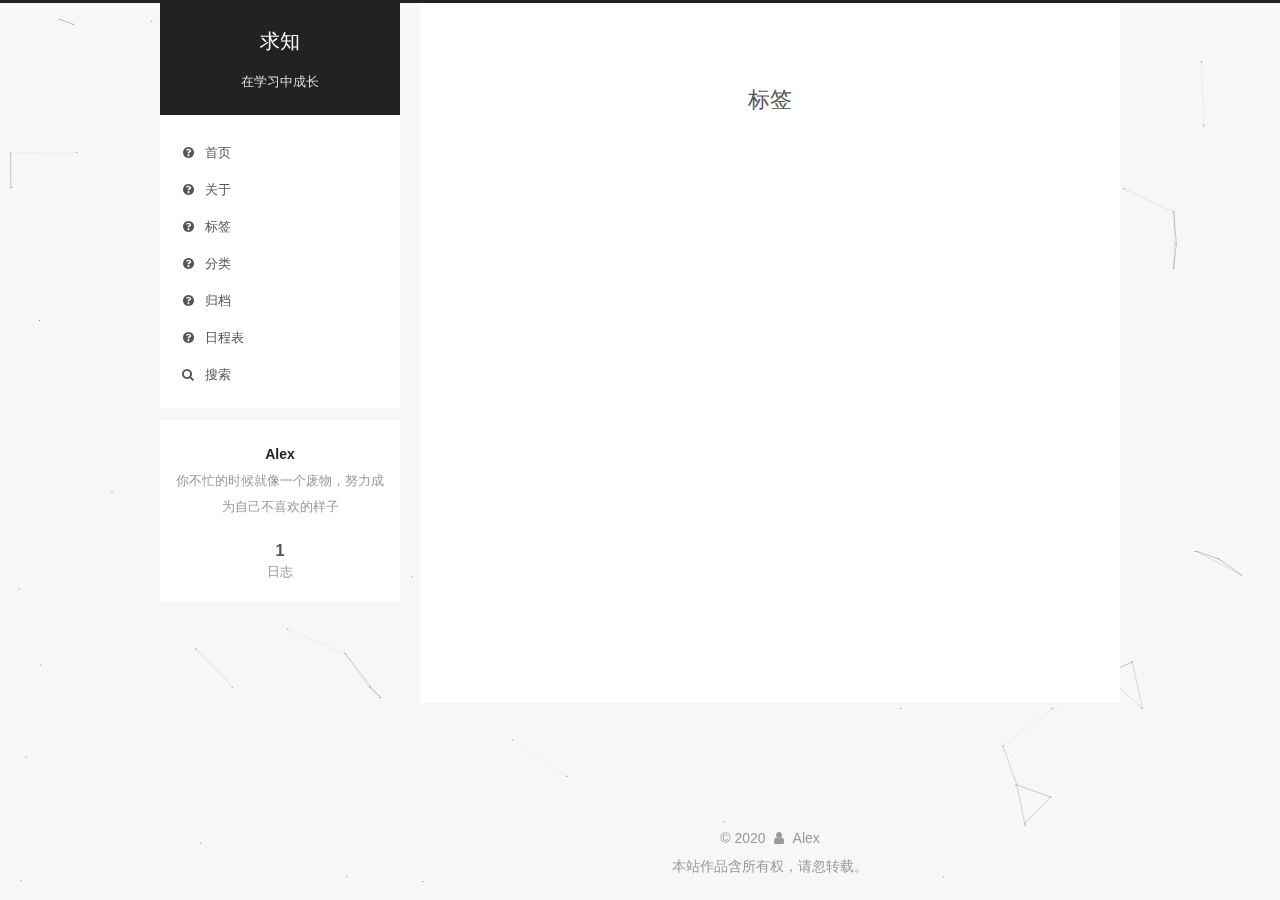
<file: tags/index.html>
<!DOCTYPE html>




<html class="theme-next pisces" lang="zh-Hans">
<head>
  <meta charset="UTF-8"/>
<meta http-equiv="X-UA-Compatible" content="IE=edge" />
<meta name="viewport" content="width=device-width, initial-scale=1, maximum-scale=1"/>
<meta name="theme-color" content="#222">









<meta http-equiv="Cache-Control" content="no-transform" />
<meta http-equiv="Cache-Control" content="no-siteapp" />
















  
  
  <link href="/lib/fancybox/source/jquery.fancybox.css?v=2.1.5" rel="stylesheet" type="text/css" />







<link href="/lib/font-awesome/css/font-awesome.min.css?v=4.6.2" rel="stylesheet" type="text/css" />

<link href="/css/main.css?v=5.1.4" rel="stylesheet" type="text/css" />


  <link rel="apple-touch-icon" sizes="180x180" href="/images/apple-touch-icon-next.png?v=5.1.4">


  <link rel="icon" type="image/png" sizes="32x32" href="/images/favicon-32x32-next.png?v=5.1.4">


  <link rel="icon" type="image/png" sizes="16x16" href="/images/favicon-16x16-next.png?v=5.1.4">


  <link rel="mask-icon" href="/images/logo.svg?v=5.1.4" color="#222">





  <meta name="keywords" content="Hexo, NexT" />










<meta name="description" content="你不忙的时候就像一个废物，努力成为自己不喜欢的样子">
<meta property="og:type" content="website">
<meta property="og:title" content="标签">
<meta property="og:url" content="http://yoursite.com/tags/index.html">
<meta property="og:site_name" content="求知">
<meta property="og:description" content="你不忙的时候就像一个废物，努力成为自己不喜欢的样子">
<meta property="article:published_time" content="2020-06-05T12:00:23.000Z">
<meta property="article:modified_time" content="2020-06-05T12:01:49.775Z">
<meta property="article:author" content="Alex">
<meta property="article:tag" content="学习">
<meta name="twitter:card" content="summary">



<script type="text/javascript" id="hexo.configurations">
  var NexT = window.NexT || {};
  var CONFIG = {
    root: '/',
    scheme: 'Pisces',
    version: '5.1.4',
    sidebar: {"position":"left","display":"always","offset":12,"b2t":false,"scrollpercent":false,"onmobile":false},
    fancybox: true,
    tabs: true,
    motion: {"enable":false,"async":false,"transition":{"post_block":"fadeIn","post_header":"slideDownIn","post_body":"slideDownIn","coll_header":"slideLeftIn","sidebar":"slideUpIn"}},
    duoshuo: {
      userId: '0',
      author: '博主'
    },
    algolia: {
      applicationID: '',
      apiKey: '',
      indexName: '',
      hits: {"per_page":10},
      labels: {"input_placeholder":"Search for Posts","hits_empty":"We didn't find any results for the search: ${query}","hits_stats":"${hits} results found in ${time} ms"}
    }
  };
</script>



  <link rel="canonical" href="http://yoursite.com/tags/"/>





  <title>标签 | 求知</title>
  





  <script type="text/javascript">
    var _hmt = _hmt || [];
    (function() {
      var hm = document.createElement("script");
      hm.src = "https://hm.baidu.com/hm.js?fe14d439311b4d6eec957aad59810e42";
      var s = document.getElementsByTagName("script")[0];
      s.parentNode.insertBefore(hm, s);
    })();
  </script>




<meta name="generator" content="Hexo 4.2.1"></head>

<body itemscope itemtype="http://schema.org/WebPage" lang="zh-Hans">

  
  
    
  

  <div class="container sidebar-position-left page-post-detail">
    <div class="headband"></div>

    <header id="header" class="header" itemscope itemtype="http://schema.org/WPHeader">
      <div class="header-inner"><div class="site-brand-wrapper">
  <div class="site-meta ">
    

    <div class="custom-logo-site-title">
      <a href="/"  class="brand" rel="start">
        <span class="logo-line-before"><i></i></span>
        <span class="site-title">求知</span>
        <span class="logo-line-after"><i></i></span>
      </a>
    </div>
      
        <p class="site-subtitle">在学习中成长</p>
      
  </div>

  <div class="site-nav-toggle">
    <button>
      <span class="btn-bar"></span>
      <span class="btn-bar"></span>
      <span class="btn-bar"></span>
    </button>
  </div>
</div>

<nav class="site-nav">
  

  
    <ul id="menu" class="menu">
      
        
        <li class="menu-item menu-item-home">
          <a href="/" rel="section">
            
              <i class="menu-item-icon fa fa-fw fa-question-circle"></i> <br />
            
            首页
          </a>
        </li>
      
        
        <li class="menu-item menu-item-about">
          <a href="/about/" rel="section">
            
              <i class="menu-item-icon fa fa-fw fa-question-circle"></i> <br />
            
            关于
          </a>
        </li>
      
        
        <li class="menu-item menu-item-tags">
          <a href="/tags/" rel="section">
            
              <i class="menu-item-icon fa fa-fw fa-question-circle"></i> <br />
            
            标签
          </a>
        </li>
      
        
        <li class="menu-item menu-item-categories">
          <a href="/categories/" rel="section">
            
              <i class="menu-item-icon fa fa-fw fa-question-circle"></i> <br />
            
            分类
          </a>
        </li>
      
        
        <li class="menu-item menu-item-archives">
          <a href="/archives" rel="section">
            
              <i class="menu-item-icon fa fa-fw fa-question-circle"></i> <br />
            
            归档
          </a>
        </li>
      
        
        <li class="menu-item menu-item-schedule">
          <a href="/schedule/" rel="section">
            
              <i class="menu-item-icon fa fa-fw fa-question-circle"></i> <br />
            
            日程表
          </a>
        </li>
      

      
        <li class="menu-item menu-item-search">
          
            <a href="javascript:;" class="popup-trigger">
          
            
              <i class="menu-item-icon fa fa-search fa-fw"></i> <br />
            
            搜索
          </a>
        </li>
      
    </ul>
  

  
    <div class="site-search">
      
  <div class="popup search-popup local-search-popup">
  <div class="local-search-header clearfix">
    <span class="search-icon">
      <i class="fa fa-search"></i>
    </span>
    <span class="popup-btn-close">
      <i class="fa fa-times-circle"></i>
    </span>
    <div class="local-search-input-wrapper">
      <input autocomplete="off"
             placeholder="搜索..." spellcheck="false"
             type="text" id="local-search-input">
    </div>
  </div>
  <div id="local-search-result"></div>
</div>



    </div>
  
</nav>



 </div>
    </header>

    <main id="main" class="main">
      <div class="main-inner">
        <div class="content-wrap">
          <div id="content" class="content">
            

  <div id="posts" class="posts-expand">
    
    
    
    <div class="post-block page">
      <header class="post-header">

	<h1 class="post-title" itemprop="name headline">标签</h1>



</header>

      
      
      
      <div class="post-body">
        
        
          
        
      </div>
      
      
      
    </div>
    
    
    
  </div>


          </div>
          


          

  



        </div>
        
          
  
  <div class="sidebar-toggle">
    <div class="sidebar-toggle-line-wrap">
      <span class="sidebar-toggle-line sidebar-toggle-line-first"></span>
      <span class="sidebar-toggle-line sidebar-toggle-line-middle"></span>
      <span class="sidebar-toggle-line sidebar-toggle-line-last"></span>
    </div>
  </div>

  <aside id="sidebar" class="sidebar">
    
    <div class="sidebar-inner">

      

      

      <section class="site-overview-wrap sidebar-panel sidebar-panel-active">
        <div class="site-overview">
          <div class="site-author motion-element" itemprop="author" itemscope itemtype="http://schema.org/Person">
            
              <p class="site-author-name" itemprop="name">Alex</p>
              <p class="site-description motion-element" itemprop="description">你不忙的时候就像一个废物，努力成为自己不喜欢的样子</p>
          </div>

          <nav class="site-state motion-element">

            
              <div class="site-state-item site-state-posts">
              
                <a href="/archives">
              
                  <span class="site-state-item-count">1</span>
                  <span class="site-state-item-name">日志</span>
                </a>
              </div>
            

            

            

          </nav>

          

          

          
          

          
          

          

        </div>
      </section>

      

      

    </div>
  </aside>


        
      </div>
    </main>

    <footer id="footer" class="footer">
      <div class="footer-inner">
        <div class="copyright">&copy; <span itemprop="copyrightYear">2020</span>
  <span class="with-love">
    <i class="fa fa-user"></i>
  </span>
  <span class="author" itemprop="copyrightHolder">Alex</span>

  
</div>








  <div class="footer-custom">本站作品含所有权，请忽转载。</div>


        







        
      </div>
    </footer>

    
      <div class="back-to-top">
        <i class="fa fa-arrow-up"></i>
        
      </div>
    

    

  </div>

  

<script type="text/javascript">
  if (Object.prototype.toString.call(window.Promise) !== '[object Function]') {
    window.Promise = null;
  }
</script>









  


  











  
  
    <script type="text/javascript" src="/lib/jquery/index.js?v=2.1.3"></script>
  

  
  
    <script type="text/javascript" src="/lib/fastclick/lib/fastclick.min.js?v=1.0.6"></script>
  

  
  
    <script type="text/javascript" src="/lib/jquery_lazyload/jquery.lazyload.js?v=1.9.7"></script>
  

  
  
    <script type="text/javascript" src="/lib/velocity/velocity.min.js?v=1.2.1"></script>
  

  
  
    <script type="text/javascript" src="/lib/velocity/velocity.ui.min.js?v=1.2.1"></script>
  

  
  
    <script type="text/javascript" src="/lib/fancybox/source/jquery.fancybox.pack.js?v=2.1.5"></script>
  

  
  
    <script type="text/javascript" src="/lib/canvas-nest/canvas-nest.min.js"></script>
  


  


  <script type="text/javascript" src="/js/src/utils.js?v=5.1.4"></script>

  <script type="text/javascript" src="/js/src/motion.js?v=5.1.4"></script>



  
  


  <script type="text/javascript" src="/js/src/affix.js?v=5.1.4"></script>

  <script type="text/javascript" src="/js/src/schemes/pisces.js?v=5.1.4"></script>



  
  <script type="text/javascript" src="/js/src/scrollspy.js?v=5.1.4"></script>
<script type="text/javascript" src="/js/src/post-details.js?v=5.1.4"></script>



  


  <script type="text/javascript" src="/js/src/bootstrap.js?v=5.1.4"></script>



  


  




	





  





  












  

  <script type="text/javascript">
    // Popup Window;
    var isfetched = false;
    var isXml = true;
    // Search DB path;
    var search_path = "";
    if (search_path.length === 0) {
      search_path = "search.xml";
    } else if (/json$/i.test(search_path)) {
      isXml = false;
    }
    var path = "/" + search_path;
    // monitor main search box;

    var onPopupClose = function (e) {
      $('.popup').hide();
      $('#local-search-input').val('');
      $('.search-result-list').remove();
      $('#no-result').remove();
      $(".local-search-pop-overlay").remove();
      $('body').css('overflow', '');
    }

    function proceedsearch() {
      $("body")
        .append('<div class="search-popup-overlay local-search-pop-overlay"></div>')
        .css('overflow', 'hidden');
      $('.search-popup-overlay').click(onPopupClose);
      $('.popup').toggle();
      var $localSearchInput = $('#local-search-input');
      $localSearchInput.attr("autocapitalize", "none");
      $localSearchInput.attr("autocorrect", "off");
      $localSearchInput.focus();
    }

    // search function;
    var searchFunc = function(path, search_id, content_id) {
      'use strict';

      // start loading animation
      $("body")
        .append('<div class="search-popup-overlay local-search-pop-overlay">' +
          '<div id="search-loading-icon">' +
          '<i class="fa fa-spinner fa-pulse fa-5x fa-fw"></i>' +
          '</div>' +
          '</div>')
        .css('overflow', 'hidden');
      $("#search-loading-icon").css('margin', '20% auto 0 auto').css('text-align', 'center');

      $.ajax({
        url: path,
        dataType: isXml ? "xml" : "json",
        async: true,
        success: function(res) {
          // get the contents from search data
          isfetched = true;
          $('.popup').detach().appendTo('.header-inner');
          var datas = isXml ? $("entry", res).map(function() {
            return {
              title: $("title", this).text(),
              content: $("content",this).text(),
              url: $("url" , this).text()
            };
          }).get() : res;
          var input = document.getElementById(search_id);
          var resultContent = document.getElementById(content_id);
          var inputEventFunction = function() {
            var searchText = input.value.trim().toLowerCase();
            var keywords = searchText.split(/[\s\-]+/);
            if (keywords.length > 1) {
              keywords.push(searchText);
            }
            var resultItems = [];
            if (searchText.length > 0) {
              // perform local searching
              datas.forEach(function(data) {
                var isMatch = false;
                var hitCount = 0;
                var searchTextCount = 0;
                var title = data.title.trim();
                var titleInLowerCase = title.toLowerCase();
                var content = data.content.trim().replace(/<[^>]+>/g,"");
                var contentInLowerCase = content.toLowerCase();
                var articleUrl = decodeURIComponent(data.url);
                var indexOfTitle = [];
                var indexOfContent = [];
                // only match articles with not empty titles
                if(title != '') {
                  keywords.forEach(function(keyword) {
                    function getIndexByWord(word, text, caseSensitive) {
                      var wordLen = word.length;
                      if (wordLen === 0) {
                        return [];
                      }
                      var startPosition = 0, position = [], index = [];
                      if (!caseSensitive) {
                        text = text.toLowerCase();
                        word = word.toLowerCase();
                      }
                      while ((position = text.indexOf(word, startPosition)) > -1) {
                        index.push({position: position, word: word});
                        startPosition = position + wordLen;
                      }
                      return index;
                    }

                    indexOfTitle = indexOfTitle.concat(getIndexByWord(keyword, titleInLowerCase, false));
                    indexOfContent = indexOfContent.concat(getIndexByWord(keyword, contentInLowerCase, false));
                  });
                  if (indexOfTitle.length > 0 || indexOfContent.length > 0) {
                    isMatch = true;
                    hitCount = indexOfTitle.length + indexOfContent.length;
                  }
                }

                // show search results

                if (isMatch) {
                  // sort index by position of keyword

                  [indexOfTitle, indexOfContent].forEach(function (index) {
                    index.sort(function (itemLeft, itemRight) {
                      if (itemRight.position !== itemLeft.position) {
                        return itemRight.position - itemLeft.position;
                      } else {
                        return itemLeft.word.length - itemRight.word.length;
                      }
                    });
                  });

                  // merge hits into slices

                  function mergeIntoSlice(text, start, end, index) {
                    var item = index[index.length - 1];
                    var position = item.position;
                    var word = item.word;
                    var hits = [];
                    var searchTextCountInSlice = 0;
                    while (position + word.length <= end && index.length != 0) {
                      if (word === searchText) {
                        searchTextCountInSlice++;
                      }
                      hits.push({position: position, length: word.length});
                      var wordEnd = position + word.length;

                      // move to next position of hit

                      index.pop();
                      while (index.length != 0) {
                        item = index[index.length - 1];
                        position = item.position;
                        word = item.word;
                        if (wordEnd > position) {
                          index.pop();
                        } else {
                          break;
                        }
                      }
                    }
                    searchTextCount += searchTextCountInSlice;
                    return {
                      hits: hits,
                      start: start,
                      end: end,
                      searchTextCount: searchTextCountInSlice
                    };
                  }

                  var slicesOfTitle = [];
                  if (indexOfTitle.length != 0) {
                    slicesOfTitle.push(mergeIntoSlice(title, 0, title.length, indexOfTitle));
                  }

                  var slicesOfContent = [];
                  while (indexOfContent.length != 0) {
                    var item = indexOfContent[indexOfContent.length - 1];
                    var position = item.position;
                    var word = item.word;
                    // cut out 100 characters
                    var start = position - 20;
                    var end = position + 80;
                    if(start < 0){
                      start = 0;
                    }
                    if (end < position + word.length) {
                      end = position + word.length;
                    }
                    if(end > content.length){
                      end = content.length;
                    }
                    slicesOfContent.push(mergeIntoSlice(content, start, end, indexOfContent));
                  }

                  // sort slices in content by search text's count and hits' count

                  slicesOfContent.sort(function (sliceLeft, sliceRight) {
                    if (sliceLeft.searchTextCount !== sliceRight.searchTextCount) {
                      return sliceRight.searchTextCount - sliceLeft.searchTextCount;
                    } else if (sliceLeft.hits.length !== sliceRight.hits.length) {
                      return sliceRight.hits.length - sliceLeft.hits.length;
                    } else {
                      return sliceLeft.start - sliceRight.start;
                    }
                  });

                  // select top N slices in content

                  var upperBound = parseInt('1');
                  if (upperBound >= 0) {
                    slicesOfContent = slicesOfContent.slice(0, upperBound);
                  }

                  // highlight title and content

                  function highlightKeyword(text, slice) {
                    var result = '';
                    var prevEnd = slice.start;
                    slice.hits.forEach(function (hit) {
                      result += text.substring(prevEnd, hit.position);
                      var end = hit.position + hit.length;
                      result += '<b class="search-keyword">' + text.substring(hit.position, end) + '</b>';
                      prevEnd = end;
                    });
                    result += text.substring(prevEnd, slice.end);
                    return result;
                  }

                  var resultItem = '';

                  if (slicesOfTitle.length != 0) {
                    resultItem += "<li><a href='" + articleUrl + "' class='search-result-title'>" + highlightKeyword(title, slicesOfTitle[0]) + "</a>";
                  } else {
                    resultItem += "<li><a href='" + articleUrl + "' class='search-result-title'>" + title + "</a>";
                  }

                  slicesOfContent.forEach(function (slice) {
                    resultItem += "<a href='" + articleUrl + "'>" +
                      "<p class=\"search-result\">" + highlightKeyword(content, slice) +
                      "...</p>" + "</a>";
                  });

                  resultItem += "</li>";
                  resultItems.push({
                    item: resultItem,
                    searchTextCount: searchTextCount,
                    hitCount: hitCount,
                    id: resultItems.length
                  });
                }
              })
            };
            if (keywords.length === 1 && keywords[0] === "") {
              resultContent.innerHTML = '<div id="no-result"><i class="fa fa-search fa-5x" /></div>'
            } else if (resultItems.length === 0) {
              resultContent.innerHTML = '<div id="no-result"><i class="fa fa-frown-o fa-5x" /></div>'
            } else {
              resultItems.sort(function (resultLeft, resultRight) {
                if (resultLeft.searchTextCount !== resultRight.searchTextCount) {
                  return resultRight.searchTextCount - resultLeft.searchTextCount;
                } else if (resultLeft.hitCount !== resultRight.hitCount) {
                  return resultRight.hitCount - resultLeft.hitCount;
                } else {
                  return resultRight.id - resultLeft.id;
                }
              });
              var searchResultList = '<ul class=\"search-result-list\">';
              resultItems.forEach(function (result) {
                searchResultList += result.item;
              })
              searchResultList += "</ul>";
              resultContent.innerHTML = searchResultList;
            }
          }

          if ('auto' === 'auto') {
            input.addEventListener('input', inputEventFunction);
          } else {
            $('.search-icon').click(inputEventFunction);
            input.addEventListener('keypress', function (event) {
              if (event.keyCode === 13) {
                inputEventFunction();
              }
            });
          }

          // remove loading animation
          $(".local-search-pop-overlay").remove();
          $('body').css('overflow', '');

          proceedsearch();
        }
      });
    }

    // handle and trigger popup window;
    $('.popup-trigger').click(function(e) {
      e.stopPropagation();
      if (isfetched === false) {
        searchFunc(path, 'local-search-input', 'local-search-result');
      } else {
        proceedsearch();
      };
    });

    $('.popup-btn-close').click(onPopupClose);
    $('.popup').click(function(e){
      e.stopPropagation();
    });
    $(document).on('keyup', function (event) {
      var shouldDismissSearchPopup = event.which === 27 &&
        $('.search-popup').is(':visible');
      if (shouldDismissSearchPopup) {
        onPopupClose();
      }
    });
  </script>





  

  

  

  
  

  

  

  

</body>
</html>
</file>
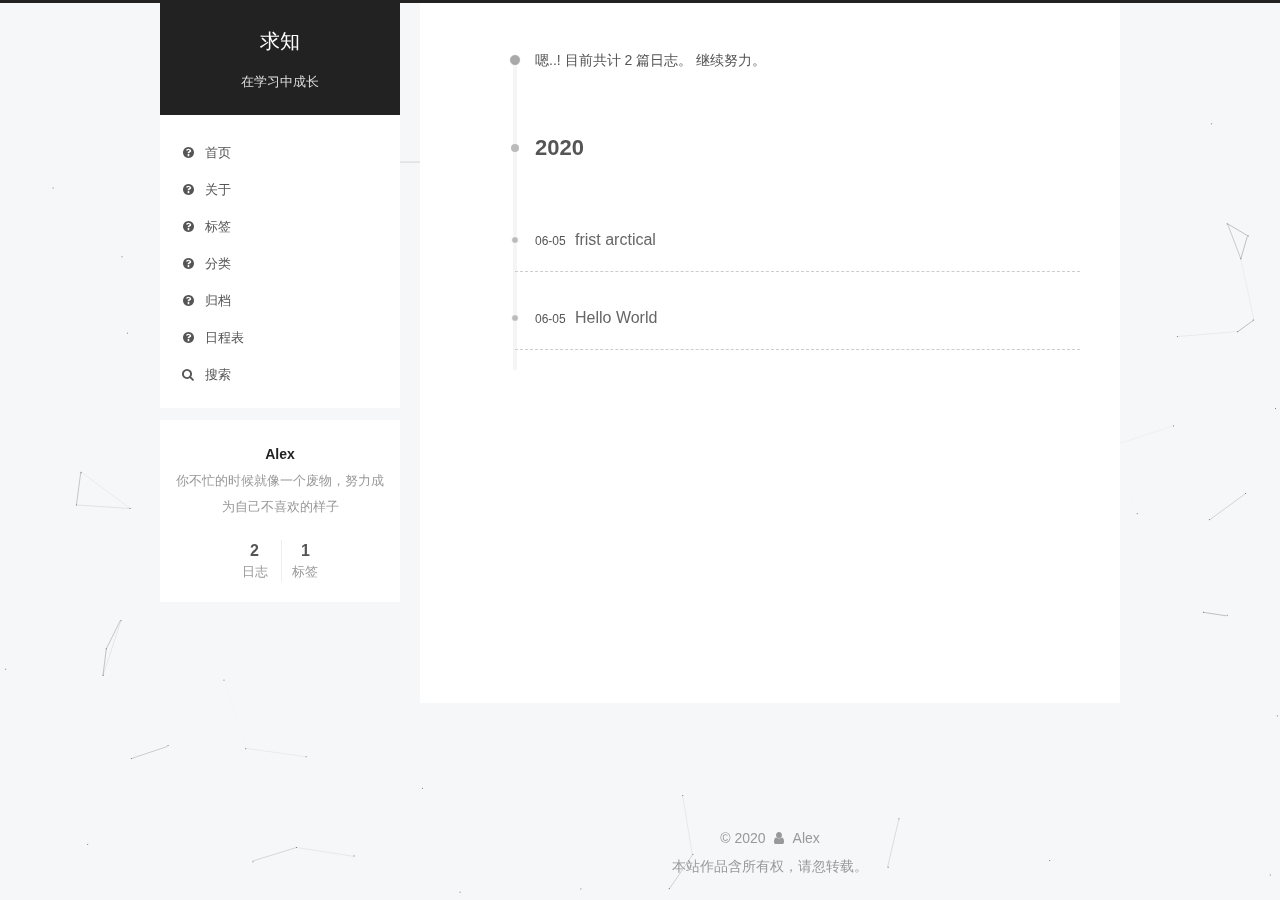
<file: archives/2020/index.html>
<!DOCTYPE html>




<html class="theme-next pisces" lang="zh-Hans">
<head>
  <meta charset="UTF-8"/>
<meta http-equiv="X-UA-Compatible" content="IE=edge" />
<meta name="viewport" content="width=device-width, initial-scale=1, maximum-scale=1"/>
<meta name="theme-color" content="#222">









<meta http-equiv="Cache-Control" content="no-transform" />
<meta http-equiv="Cache-Control" content="no-siteapp" />
















  
  
  <link href="/lib/fancybox/source/jquery.fancybox.css?v=2.1.5" rel="stylesheet" type="text/css" />







<link href="/lib/font-awesome/css/font-awesome.min.css?v=4.6.2" rel="stylesheet" type="text/css" />

<link href="/css/main.css?v=5.1.4" rel="stylesheet" type="text/css" />


  <link rel="apple-touch-icon" sizes="180x180" href="/images/apple-touch-icon-next.png?v=5.1.4">


  <link rel="icon" type="image/png" sizes="32x32" href="/images/favicon-32x32-next.png?v=5.1.4">


  <link rel="icon" type="image/png" sizes="16x16" href="/images/favicon-16x16-next.png?v=5.1.4">


  <link rel="mask-icon" href="/images/logo.svg?v=5.1.4" color="#222">





  <meta name="keywords" content="Hexo, NexT" />










<meta name="description" content="你不忙的时候就像一个废物，努力成为自己不喜欢的样子">
<meta property="og:type" content="website">
<meta property="og:title" content="求知">
<meta property="og:url" content="http://yoursite.com/archives/2020/index.html">
<meta property="og:site_name" content="求知">
<meta property="og:description" content="你不忙的时候就像一个废物，努力成为自己不喜欢的样子">
<meta property="article:author" content="Alex">
<meta property="article:tag" content="学习">
<meta name="twitter:card" content="summary">



<script type="text/javascript" id="hexo.configurations">
  var NexT = window.NexT || {};
  var CONFIG = {
    root: '/',
    scheme: 'Pisces',
    version: '5.1.4',
    sidebar: {"position":"left","display":"always","offset":12,"b2t":false,"scrollpercent":false,"onmobile":false},
    fancybox: true,
    tabs: true,
    motion: {"enable":false,"async":false,"transition":{"post_block":"fadeIn","post_header":"slideDownIn","post_body":"slideDownIn","coll_header":"slideLeftIn","sidebar":"slideUpIn"}},
    duoshuo: {
      userId: '0',
      author: '博主'
    },
    algolia: {
      applicationID: '',
      apiKey: '',
      indexName: '',
      hits: {"per_page":10},
      labels: {"input_placeholder":"Search for Posts","hits_empty":"We didn't find any results for the search: ${query}","hits_stats":"${hits} results found in ${time} ms"}
    }
  };
</script>



  <link rel="canonical" href="http://yoursite.com/archives/2020/"/>





  <title>归档 | 求知</title>
  





  <script type="text/javascript">
    var _hmt = _hmt || [];
    (function() {
      var hm = document.createElement("script");
      hm.src = "https://hm.baidu.com/hm.js?fe14d439311b4d6eec957aad59810e42";
      var s = document.getElementsByTagName("script")[0];
      s.parentNode.insertBefore(hm, s);
    })();
  </script>




<meta name="generator" content="Hexo 4.2.1"></head>

<body itemscope itemtype="http://schema.org/WebPage" lang="zh-Hans">

  
  
    
  

  <div class="container sidebar-position-left page-archive">
    <div class="headband"></div>

    <header id="header" class="header" itemscope itemtype="http://schema.org/WPHeader">
      <div class="header-inner"><div class="site-brand-wrapper">
  <div class="site-meta ">
    

    <div class="custom-logo-site-title">
      <a href="/"  class="brand" rel="start">
        <span class="logo-line-before"><i></i></span>
        <span class="site-title">求知</span>
        <span class="logo-line-after"><i></i></span>
      </a>
    </div>
      
        <p class="site-subtitle">在学习中成长</p>
      
  </div>

  <div class="site-nav-toggle">
    <button>
      <span class="btn-bar"></span>
      <span class="btn-bar"></span>
      <span class="btn-bar"></span>
    </button>
  </div>
</div>

<nav class="site-nav">
  

  
    <ul id="menu" class="menu">
      
        
        <li class="menu-item menu-item-home">
          <a href="/" rel="section">
            
              <i class="menu-item-icon fa fa-fw fa-question-circle"></i> <br />
            
            首页
          </a>
        </li>
      
        
        <li class="menu-item menu-item-about">
          <a href="/about/" rel="section">
            
              <i class="menu-item-icon fa fa-fw fa-question-circle"></i> <br />
            
            关于
          </a>
        </li>
      
        
        <li class="menu-item menu-item-tags">
          <a href="/tags/" rel="section">
            
              <i class="menu-item-icon fa fa-fw fa-question-circle"></i> <br />
            
            标签
          </a>
        </li>
      
        
        <li class="menu-item menu-item-categories">
          <a href="/categories/" rel="section">
            
              <i class="menu-item-icon fa fa-fw fa-question-circle"></i> <br />
            
            分类
          </a>
        </li>
      
        
        <li class="menu-item menu-item-archives">
          <a href="/archives" rel="section">
            
              <i class="menu-item-icon fa fa-fw fa-question-circle"></i> <br />
            
            归档
          </a>
        </li>
      
        
        <li class="menu-item menu-item-schedule">
          <a href="/schedule/" rel="section">
            
              <i class="menu-item-icon fa fa-fw fa-question-circle"></i> <br />
            
            日程表
          </a>
        </li>
      

      
        <li class="menu-item menu-item-search">
          
            <a href="javascript:;" class="popup-trigger">
          
            
              <i class="menu-item-icon fa fa-search fa-fw"></i> <br />
            
            搜索
          </a>
        </li>
      
    </ul>
  

  
    <div class="site-search">
      
  <div class="popup search-popup local-search-popup">
  <div class="local-search-header clearfix">
    <span class="search-icon">
      <i class="fa fa-search"></i>
    </span>
    <span class="popup-btn-close">
      <i class="fa fa-times-circle"></i>
    </span>
    <div class="local-search-input-wrapper">
      <input autocomplete="off"
             placeholder="搜索..." spellcheck="false"
             type="text" id="local-search-input">
    </div>
  </div>
  <div id="local-search-result"></div>
</div>



    </div>
  
</nav>



 </div>
    </header>

    <main id="main" class="main">
      <div class="main-inner">
        <div class="content-wrap">
          <div id="content" class="content">
            

  
  
  
  <div class="post-block archive">
    <div id="posts" class="posts-collapse">
      <span class="archive-move-on"></span>

      <span class="archive-page-counter">
        
        
        
          
        
        嗯..! 目前共计 2 篇日志。 继续努力。
      </span>

      

        
        
        

        
          
          <div class="collection-title">
            <h1 class="archive-year" id="archive-year-2020">2020</h1>
          </div>
        
        

        

  <article class="post post-type-normal" itemscope itemtype="http://schema.org/Article">
    <header class="post-header">

      <h2 class="post-title">
        
            <a class="post-title-link" href="/2020/06/05/frist-arctical/" itemprop="url">
              
                <span itemprop="name">frist arctical</span>
              
            </a>
        
      </h2>

      <div class="post-meta">
        <time class="post-time" itemprop="dateCreated"
              datetime="2020-06-05T22:46:04+08:00"
              content="2020-06-05" >
          06-05
        </time>
      </div>

    </header>
  </article>



      

        
        
        

        
        

        

  <article class="post post-type-normal" itemscope itemtype="http://schema.org/Article">
    <header class="post-header">

      <h2 class="post-title">
        
            <a class="post-title-link" href="/2020/06/05/hello-world/" itemprop="url">
              
                <span itemprop="name">Hello World</span>
              
            </a>
        
      </h2>

      <div class="post-meta">
        <time class="post-time" itemprop="dateCreated"
              datetime="2020-06-05T16:31:19+08:00"
              content="2020-06-05" >
          06-05
        </time>
      </div>

    </header>
  </article>



      

    </div>
  </div>
  
  
  

  



          </div>
          


          

        </div>
        
          
  
  <div class="sidebar-toggle">
    <div class="sidebar-toggle-line-wrap">
      <span class="sidebar-toggle-line sidebar-toggle-line-first"></span>
      <span class="sidebar-toggle-line sidebar-toggle-line-middle"></span>
      <span class="sidebar-toggle-line sidebar-toggle-line-last"></span>
    </div>
  </div>

  <aside id="sidebar" class="sidebar">
    
    <div class="sidebar-inner">

      

      

      <section class="site-overview-wrap sidebar-panel sidebar-panel-active">
        <div class="site-overview">
          <div class="site-author motion-element" itemprop="author" itemscope itemtype="http://schema.org/Person">
            
              <p class="site-author-name" itemprop="name">Alex</p>
              <p class="site-description motion-element" itemprop="description">你不忙的时候就像一个废物，努力成为自己不喜欢的样子</p>
          </div>

          <nav class="site-state motion-element">

            
              <div class="site-state-item site-state-posts">
              
                <a href="/archives">
              
                  <span class="site-state-item-count">2</span>
                  <span class="site-state-item-name">日志</span>
                </a>
              </div>
            

            

            
              
              
              <div class="site-state-item site-state-tags">
                
                  <span class="site-state-item-count">1</span>
                  <span class="site-state-item-name">标签</span>
                
              </div>
            

          </nav>

          

          

          
          

          
          

          

        </div>
      </section>

      

      

    </div>
  </aside>


        
      </div>
    </main>

    <footer id="footer" class="footer">
      <div class="footer-inner">
        <div class="copyright">&copy; <span itemprop="copyrightYear">2020</span>
  <span class="with-love">
    <i class="fa fa-user"></i>
  </span>
  <span class="author" itemprop="copyrightHolder">Alex</span>

  
</div>








  <div class="footer-custom">本站作品含所有权，请忽转载。</div>


        







        
      </div>
    </footer>

    
      <div class="back-to-top">
        <i class="fa fa-arrow-up"></i>
        
      </div>
    

    

  </div>

  

<script type="text/javascript">
  if (Object.prototype.toString.call(window.Promise) !== '[object Function]') {
    window.Promise = null;
  }
</script>









  


  











  
  
    <script type="text/javascript" src="/lib/jquery/index.js?v=2.1.3"></script>
  

  
  
    <script type="text/javascript" src="/lib/fastclick/lib/fastclick.min.js?v=1.0.6"></script>
  

  
  
    <script type="text/javascript" src="/lib/jquery_lazyload/jquery.lazyload.js?v=1.9.7"></script>
  

  
  
    <script type="text/javascript" src="/lib/velocity/velocity.min.js?v=1.2.1"></script>
  

  
  
    <script type="text/javascript" src="/lib/velocity/velocity.ui.min.js?v=1.2.1"></script>
  

  
  
    <script type="text/javascript" src="/lib/fancybox/source/jquery.fancybox.pack.js?v=2.1.5"></script>
  

  
  
    <script type="text/javascript" src="/lib/canvas-nest/canvas-nest.min.js"></script>
  


  


  <script type="text/javascript" src="/js/src/utils.js?v=5.1.4"></script>

  <script type="text/javascript" src="/js/src/motion.js?v=5.1.4"></script>



  
  


  <script type="text/javascript" src="/js/src/affix.js?v=5.1.4"></script>

  <script type="text/javascript" src="/js/src/schemes/pisces.js?v=5.1.4"></script>



  

  


  <script type="text/javascript" src="/js/src/bootstrap.js?v=5.1.4"></script>



  


  




	





  





  












  

  <script type="text/javascript">
    // Popup Window;
    var isfetched = false;
    var isXml = true;
    // Search DB path;
    var search_path = "";
    if (search_path.length === 0) {
      search_path = "search.xml";
    } else if (/json$/i.test(search_path)) {
      isXml = false;
    }
    var path = "/" + search_path;
    // monitor main search box;

    var onPopupClose = function (e) {
      $('.popup').hide();
      $('#local-search-input').val('');
      $('.search-result-list').remove();
      $('#no-result').remove();
      $(".local-search-pop-overlay").remove();
      $('body').css('overflow', '');
    }

    function proceedsearch() {
      $("body")
        .append('<div class="search-popup-overlay local-search-pop-overlay"></div>')
        .css('overflow', 'hidden');
      $('.search-popup-overlay').click(onPopupClose);
      $('.popup').toggle();
      var $localSearchInput = $('#local-search-input');
      $localSearchInput.attr("autocapitalize", "none");
      $localSearchInput.attr("autocorrect", "off");
      $localSearchInput.focus();
    }

    // search function;
    var searchFunc = function(path, search_id, content_id) {
      'use strict';

      // start loading animation
      $("body")
        .append('<div class="search-popup-overlay local-search-pop-overlay">' +
          '<div id="search-loading-icon">' +
          '<i class="fa fa-spinner fa-pulse fa-5x fa-fw"></i>' +
          '</div>' +
          '</div>')
        .css('overflow', 'hidden');
      $("#search-loading-icon").css('margin', '20% auto 0 auto').css('text-align', 'center');

      $.ajax({
        url: path,
        dataType: isXml ? "xml" : "json",
        async: true,
        success: function(res) {
          // get the contents from search data
          isfetched = true;
          $('.popup').detach().appendTo('.header-inner');
          var datas = isXml ? $("entry", res).map(function() {
            return {
              title: $("title", this).text(),
              content: $("content",this).text(),
              url: $("url" , this).text()
            };
          }).get() : res;
          var input = document.getElementById(search_id);
          var resultContent = document.getElementById(content_id);
          var inputEventFunction = function() {
            var searchText = input.value.trim().toLowerCase();
            var keywords = searchText.split(/[\s\-]+/);
            if (keywords.length > 1) {
              keywords.push(searchText);
            }
            var resultItems = [];
            if (searchText.length > 0) {
              // perform local searching
              datas.forEach(function(data) {
                var isMatch = false;
                var hitCount = 0;
                var searchTextCount = 0;
                var title = data.title.trim();
                var titleInLowerCase = title.toLowerCase();
                var content = data.content.trim().replace(/<[^>]+>/g,"");
                var contentInLowerCase = content.toLowerCase();
                var articleUrl = decodeURIComponent(data.url);
                var indexOfTitle = [];
                var indexOfContent = [];
                // only match articles with not empty titles
                if(title != '') {
                  keywords.forEach(function(keyword) {
                    function getIndexByWord(word, text, caseSensitive) {
                      var wordLen = word.length;
                      if (wordLen === 0) {
                        return [];
                      }
                      var startPosition = 0, position = [], index = [];
                      if (!caseSensitive) {
                        text = text.toLowerCase();
                        word = word.toLowerCase();
                      }
                      while ((position = text.indexOf(word, startPosition)) > -1) {
                        index.push({position: position, word: word});
                        startPosition = position + wordLen;
                      }
                      return index;
                    }

                    indexOfTitle = indexOfTitle.concat(getIndexByWord(keyword, titleInLowerCase, false));
                    indexOfContent = indexOfContent.concat(getIndexByWord(keyword, contentInLowerCase, false));
                  });
                  if (indexOfTitle.length > 0 || indexOfContent.length > 0) {
                    isMatch = true;
                    hitCount = indexOfTitle.length + indexOfContent.length;
                  }
                }

                // show search results

                if (isMatch) {
                  // sort index by position of keyword

                  [indexOfTitle, indexOfContent].forEach(function (index) {
                    index.sort(function (itemLeft, itemRight) {
                      if (itemRight.position !== itemLeft.position) {
                        return itemRight.position - itemLeft.position;
                      } else {
                        return itemLeft.word.length - itemRight.word.length;
                      }
                    });
                  });

                  // merge hits into slices

                  function mergeIntoSlice(text, start, end, index) {
                    var item = index[index.length - 1];
                    var position = item.position;
                    var word = item.word;
                    var hits = [];
                    var searchTextCountInSlice = 0;
                    while (position + word.length <= end && index.length != 0) {
                      if (word === searchText) {
                        searchTextCountInSlice++;
                      }
                      hits.push({position: position, length: word.length});
                      var wordEnd = position + word.length;

                      // move to next position of hit

                      index.pop();
                      while (index.length != 0) {
                        item = index[index.length - 1];
                        position = item.position;
                        word = item.word;
                        if (wordEnd > position) {
                          index.pop();
                        } else {
                          break;
                        }
                      }
                    }
                    searchTextCount += searchTextCountInSlice;
                    return {
                      hits: hits,
                      start: start,
                      end: end,
                      searchTextCount: searchTextCountInSlice
                    };
                  }

                  var slicesOfTitle = [];
                  if (indexOfTitle.length != 0) {
                    slicesOfTitle.push(mergeIntoSlice(title, 0, title.length, indexOfTitle));
                  }

                  var slicesOfContent = [];
                  while (indexOfContent.length != 0) {
                    var item = indexOfContent[indexOfContent.length - 1];
                    var position = item.position;
                    var word = item.word;
                    // cut out 100 characters
                    var start = position - 20;
                    var end = position + 80;
                    if(start < 0){
                      start = 0;
                    }
                    if (end < position + word.length) {
                      end = position + word.length;
                    }
                    if(end > content.length){
                      end = content.length;
                    }
                    slicesOfContent.push(mergeIntoSlice(content, start, end, indexOfContent));
                  }

                  // sort slices in content by search text's count and hits' count

                  slicesOfContent.sort(function (sliceLeft, sliceRight) {
                    if (sliceLeft.searchTextCount !== sliceRight.searchTextCount) {
                      return sliceRight.searchTextCount - sliceLeft.searchTextCount;
                    } else if (sliceLeft.hits.length !== sliceRight.hits.length) {
                      return sliceRight.hits.length - sliceLeft.hits.length;
                    } else {
                      return sliceLeft.start - sliceRight.start;
                    }
                  });

                  // select top N slices in content

                  var upperBound = parseInt('1');
                  if (upperBound >= 0) {
                    slicesOfContent = slicesOfContent.slice(0, upperBound);
                  }

                  // highlight title and content

                  function highlightKeyword(text, slice) {
                    var result = '';
                    var prevEnd = slice.start;
                    slice.hits.forEach(function (hit) {
                      result += text.substring(prevEnd, hit.position);
                      var end = hit.position + hit.length;
                      result += '<b class="search-keyword">' + text.substring(hit.position, end) + '</b>';
                      prevEnd = end;
                    });
                    result += text.substring(prevEnd, slice.end);
                    return result;
                  }

                  var resultItem = '';

                  if (slicesOfTitle.length != 0) {
                    resultItem += "<li><a href='" + articleUrl + "' class='search-result-title'>" + highlightKeyword(title, slicesOfTitle[0]) + "</a>";
                  } else {
                    resultItem += "<li><a href='" + articleUrl + "' class='search-result-title'>" + title + "</a>";
                  }

                  slicesOfContent.forEach(function (slice) {
                    resultItem += "<a href='" + articleUrl + "'>" +
                      "<p class=\"search-result\">" + highlightKeyword(content, slice) +
                      "...</p>" + "</a>";
                  });

                  resultItem += "</li>";
                  resultItems.push({
                    item: resultItem,
                    searchTextCount: searchTextCount,
                    hitCount: hitCount,
                    id: resultItems.length
                  });
                }
              })
            };
            if (keywords.length === 1 && keywords[0] === "") {
              resultContent.innerHTML = '<div id="no-result"><i class="fa fa-search fa-5x" /></div>'
            } else if (resultItems.length === 0) {
              resultContent.innerHTML = '<div id="no-result"><i class="fa fa-frown-o fa-5x" /></div>'
            } else {
              resultItems.sort(function (resultLeft, resultRight) {
                if (resultLeft.searchTextCount !== resultRight.searchTextCount) {
                  return resultRight.searchTextCount - resultLeft.searchTextCount;
                } else if (resultLeft.hitCount !== resultRight.hitCount) {
                  return resultRight.hitCount - resultLeft.hitCount;
                } else {
                  return resultRight.id - resultLeft.id;
                }
              });
              var searchResultList = '<ul class=\"search-result-list\">';
              resultItems.forEach(function (result) {
                searchResultList += result.item;
              })
              searchResultList += "</ul>";
              resultContent.innerHTML = searchResultList;
            }
          }

          if ('auto' === 'auto') {
            input.addEventListener('input', inputEventFunction);
          } else {
            $('.search-icon').click(inputEventFunction);
            input.addEventListener('keypress', function (event) {
              if (event.keyCode === 13) {
                inputEventFunction();
              }
            });
          }

          // remove loading animation
          $(".local-search-pop-overlay").remove();
          $('body').css('overflow', '');

          proceedsearch();
        }
      });
    }

    // handle and trigger popup window;
    $('.popup-trigger').click(function(e) {
      e.stopPropagation();
      if (isfetched === false) {
        searchFunc(path, 'local-search-input', 'local-search-result');
      } else {
        proceedsearch();
      };
    });

    $('.popup-btn-close').click(onPopupClose);
    $('.popup').click(function(e){
      e.stopPropagation();
    });
    $(document).on('keyup', function (event) {
      var shouldDismissSearchPopup = event.which === 27 &&
        $('.search-popup').is(':visible');
      if (shouldDismissSearchPopup) {
        onPopupClose();
      }
    });
  </script>





  

  

  

  
  

  

  

  

</body>
</html>
</file>
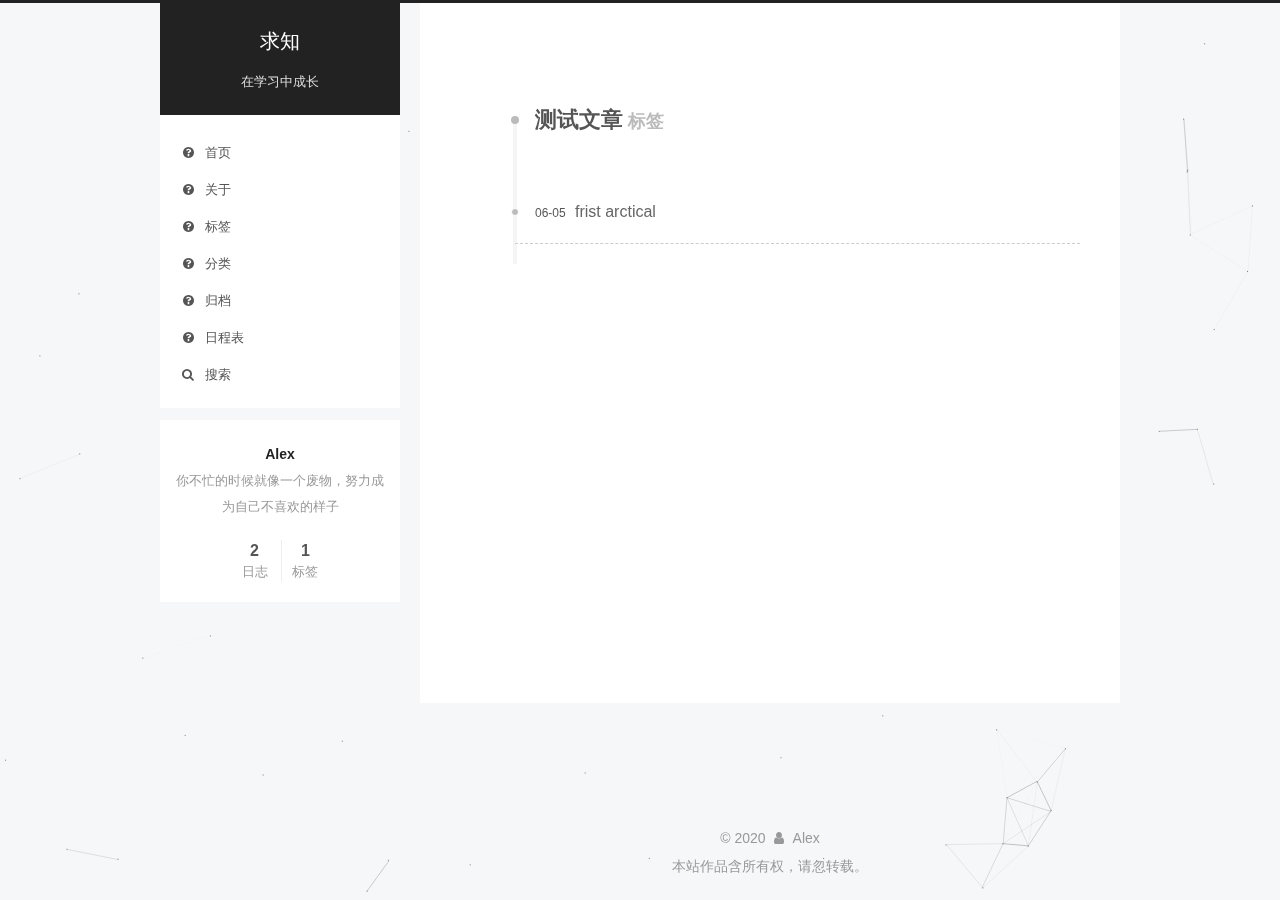
<file: tags/测试文章/index.html>
<!DOCTYPE html>




<html class="theme-next pisces" lang="zh-Hans">
<head>
  <meta charset="UTF-8"/>
<meta http-equiv="X-UA-Compatible" content="IE=edge" />
<meta name="viewport" content="width=device-width, initial-scale=1, maximum-scale=1"/>
<meta name="theme-color" content="#222">









<meta http-equiv="Cache-Control" content="no-transform" />
<meta http-equiv="Cache-Control" content="no-siteapp" />
















  
  
  <link href="/lib/fancybox/source/jquery.fancybox.css?v=2.1.5" rel="stylesheet" type="text/css" />







<link href="/lib/font-awesome/css/font-awesome.min.css?v=4.6.2" rel="stylesheet" type="text/css" />

<link href="/css/main.css?v=5.1.4" rel="stylesheet" type="text/css" />


  <link rel="apple-touch-icon" sizes="180x180" href="/images/apple-touch-icon-next.png?v=5.1.4">


  <link rel="icon" type="image/png" sizes="32x32" href="/images/favicon-32x32-next.png?v=5.1.4">


  <link rel="icon" type="image/png" sizes="16x16" href="/images/favicon-16x16-next.png?v=5.1.4">


  <link rel="mask-icon" href="/images/logo.svg?v=5.1.4" color="#222">





  <meta name="keywords" content="Hexo, NexT" />










<meta name="description" content="你不忙的时候就像一个废物，努力成为自己不喜欢的样子">
<meta property="og:type" content="website">
<meta property="og:title" content="求知">
<meta property="og:url" content="http://yoursite.com/tags/%E6%B5%8B%E8%AF%95%E6%96%87%E7%AB%A0/index.html">
<meta property="og:site_name" content="求知">
<meta property="og:description" content="你不忙的时候就像一个废物，努力成为自己不喜欢的样子">
<meta property="article:author" content="Alex">
<meta property="article:tag" content="学习">
<meta name="twitter:card" content="summary">



<script type="text/javascript" id="hexo.configurations">
  var NexT = window.NexT || {};
  var CONFIG = {
    root: '/',
    scheme: 'Pisces',
    version: '5.1.4',
    sidebar: {"position":"left","display":"always","offset":12,"b2t":false,"scrollpercent":false,"onmobile":false},
    fancybox: true,
    tabs: true,
    motion: {"enable":false,"async":false,"transition":{"post_block":"fadeIn","post_header":"slideDownIn","post_body":"slideDownIn","coll_header":"slideLeftIn","sidebar":"slideUpIn"}},
    duoshuo: {
      userId: '0',
      author: '博主'
    },
    algolia: {
      applicationID: '',
      apiKey: '',
      indexName: '',
      hits: {"per_page":10},
      labels: {"input_placeholder":"Search for Posts","hits_empty":"We didn't find any results for the search: ${query}","hits_stats":"${hits} results found in ${time} ms"}
    }
  };
</script>



  <link rel="canonical" href="http://yoursite.com/tags/测试文章/"/>





  <title>标签: 测试文章 | 求知</title>
  





  <script type="text/javascript">
    var _hmt = _hmt || [];
    (function() {
      var hm = document.createElement("script");
      hm.src = "https://hm.baidu.com/hm.js?fe14d439311b4d6eec957aad59810e42";
      var s = document.getElementsByTagName("script")[0];
      s.parentNode.insertBefore(hm, s);
    })();
  </script>




<meta name="generator" content="Hexo 4.2.1"></head>

<body itemscope itemtype="http://schema.org/WebPage" lang="zh-Hans">

  
  
    
  

  <div class="container sidebar-position-left ">
    <div class="headband"></div>

    <header id="header" class="header" itemscope itemtype="http://schema.org/WPHeader">
      <div class="header-inner"><div class="site-brand-wrapper">
  <div class="site-meta ">
    

    <div class="custom-logo-site-title">
      <a href="/"  class="brand" rel="start">
        <span class="logo-line-before"><i></i></span>
        <span class="site-title">求知</span>
        <span class="logo-line-after"><i></i></span>
      </a>
    </div>
      
        <p class="site-subtitle">在学习中成长</p>
      
  </div>

  <div class="site-nav-toggle">
    <button>
      <span class="btn-bar"></span>
      <span class="btn-bar"></span>
      <span class="btn-bar"></span>
    </button>
  </div>
</div>

<nav class="site-nav">
  

  
    <ul id="menu" class="menu">
      
        
        <li class="menu-item menu-item-home">
          <a href="/" rel="section">
            
              <i class="menu-item-icon fa fa-fw fa-question-circle"></i> <br />
            
            首页
          </a>
        </li>
      
        
        <li class="menu-item menu-item-about">
          <a href="/about/" rel="section">
            
              <i class="menu-item-icon fa fa-fw fa-question-circle"></i> <br />
            
            关于
          </a>
        </li>
      
        
        <li class="menu-item menu-item-tags">
          <a href="/tags/" rel="section">
            
              <i class="menu-item-icon fa fa-fw fa-question-circle"></i> <br />
            
            标签
          </a>
        </li>
      
        
        <li class="menu-item menu-item-categories">
          <a href="/categories/" rel="section">
            
              <i class="menu-item-icon fa fa-fw fa-question-circle"></i> <br />
            
            分类
          </a>
        </li>
      
        
        <li class="menu-item menu-item-archives">
          <a href="/archives" rel="section">
            
              <i class="menu-item-icon fa fa-fw fa-question-circle"></i> <br />
            
            归档
          </a>
        </li>
      
        
        <li class="menu-item menu-item-schedule">
          <a href="/schedule/" rel="section">
            
              <i class="menu-item-icon fa fa-fw fa-question-circle"></i> <br />
            
            日程表
          </a>
        </li>
      

      
        <li class="menu-item menu-item-search">
          
            <a href="javascript:;" class="popup-trigger">
          
            
              <i class="menu-item-icon fa fa-search fa-fw"></i> <br />
            
            搜索
          </a>
        </li>
      
    </ul>
  

  
    <div class="site-search">
      
  <div class="popup search-popup local-search-popup">
  <div class="local-search-header clearfix">
    <span class="search-icon">
      <i class="fa fa-search"></i>
    </span>
    <span class="popup-btn-close">
      <i class="fa fa-times-circle"></i>
    </span>
    <div class="local-search-input-wrapper">
      <input autocomplete="off"
             placeholder="搜索..." spellcheck="false"
             type="text" id="local-search-input">
    </div>
  </div>
  <div id="local-search-result"></div>
</div>



    </div>
  
</nav>



 </div>
    </header>

    <main id="main" class="main">
      <div class="main-inner">
        <div class="content-wrap">
          <div id="content" class="content">
            

  
  
  
  <div class="post-block tag">

    <div id="posts" class="posts-collapse">
      <div class="collection-title">
        <h1>测试文章<small>标签</small>
        </h1>
      </div>

      
        

  <article class="post post-type-normal" itemscope itemtype="http://schema.org/Article">
    <header class="post-header">

      <h2 class="post-title">
        
            <a class="post-title-link" href="/2020/06/05/frist-arctical/" itemprop="url">
              
                <span itemprop="name">frist arctical</span>
              
            </a>
        
      </h2>

      <div class="post-meta">
        <time class="post-time" itemprop="dateCreated"
              datetime="2020-06-05T22:46:04+08:00"
              content="2020-06-05" >
          06-05
        </time>
      </div>

    </header>
  </article>


      
    </div>

  </div>
  
  
  

  


          </div>
          


          

        </div>
        
          
  
  <div class="sidebar-toggle">
    <div class="sidebar-toggle-line-wrap">
      <span class="sidebar-toggle-line sidebar-toggle-line-first"></span>
      <span class="sidebar-toggle-line sidebar-toggle-line-middle"></span>
      <span class="sidebar-toggle-line sidebar-toggle-line-last"></span>
    </div>
  </div>

  <aside id="sidebar" class="sidebar">
    
    <div class="sidebar-inner">

      

      

      <section class="site-overview-wrap sidebar-panel sidebar-panel-active">
        <div class="site-overview">
          <div class="site-author motion-element" itemprop="author" itemscope itemtype="http://schema.org/Person">
            
              <p class="site-author-name" itemprop="name">Alex</p>
              <p class="site-description motion-element" itemprop="description">你不忙的时候就像一个废物，努力成为自己不喜欢的样子</p>
          </div>

          <nav class="site-state motion-element">

            
              <div class="site-state-item site-state-posts">
              
                <a href="/archives">
              
                  <span class="site-state-item-count">2</span>
                  <span class="site-state-item-name">日志</span>
                </a>
              </div>
            

            

            
              
              
              <div class="site-state-item site-state-tags">
                
                  <span class="site-state-item-count">1</span>
                  <span class="site-state-item-name">标签</span>
                
              </div>
            

          </nav>

          

          

          
          

          
          

          

        </div>
      </section>

      

      

    </div>
  </aside>


        
      </div>
    </main>

    <footer id="footer" class="footer">
      <div class="footer-inner">
        <div class="copyright">&copy; <span itemprop="copyrightYear">2020</span>
  <span class="with-love">
    <i class="fa fa-user"></i>
  </span>
  <span class="author" itemprop="copyrightHolder">Alex</span>

  
</div>








  <div class="footer-custom">本站作品含所有权，请忽转载。</div>


        







        
      </div>
    </footer>

    
      <div class="back-to-top">
        <i class="fa fa-arrow-up"></i>
        
      </div>
    

    

  </div>

  

<script type="text/javascript">
  if (Object.prototype.toString.call(window.Promise) !== '[object Function]') {
    window.Promise = null;
  }
</script>









  


  











  
  
    <script type="text/javascript" src="/lib/jquery/index.js?v=2.1.3"></script>
  

  
  
    <script type="text/javascript" src="/lib/fastclick/lib/fastclick.min.js?v=1.0.6"></script>
  

  
  
    <script type="text/javascript" src="/lib/jquery_lazyload/jquery.lazyload.js?v=1.9.7"></script>
  

  
  
    <script type="text/javascript" src="/lib/velocity/velocity.min.js?v=1.2.1"></script>
  

  
  
    <script type="text/javascript" src="/lib/velocity/velocity.ui.min.js?v=1.2.1"></script>
  

  
  
    <script type="text/javascript" src="/lib/fancybox/source/jquery.fancybox.pack.js?v=2.1.5"></script>
  

  
  
    <script type="text/javascript" src="/lib/canvas-nest/canvas-nest.min.js"></script>
  


  


  <script type="text/javascript" src="/js/src/utils.js?v=5.1.4"></script>

  <script type="text/javascript" src="/js/src/motion.js?v=5.1.4"></script>



  
  


  <script type="text/javascript" src="/js/src/affix.js?v=5.1.4"></script>

  <script type="text/javascript" src="/js/src/schemes/pisces.js?v=5.1.4"></script>



  

  


  <script type="text/javascript" src="/js/src/bootstrap.js?v=5.1.4"></script>



  


  




	





  





  












  

  <script type="text/javascript">
    // Popup Window;
    var isfetched = false;
    var isXml = true;
    // Search DB path;
    var search_path = "";
    if (search_path.length === 0) {
      search_path = "search.xml";
    } else if (/json$/i.test(search_path)) {
      isXml = false;
    }
    var path = "/" + search_path;
    // monitor main search box;

    var onPopupClose = function (e) {
      $('.popup').hide();
      $('#local-search-input').val('');
      $('.search-result-list').remove();
      $('#no-result').remove();
      $(".local-search-pop-overlay").remove();
      $('body').css('overflow', '');
    }

    function proceedsearch() {
      $("body")
        .append('<div class="search-popup-overlay local-search-pop-overlay"></div>')
        .css('overflow', 'hidden');
      $('.search-popup-overlay').click(onPopupClose);
      $('.popup').toggle();
      var $localSearchInput = $('#local-search-input');
      $localSearchInput.attr("autocapitalize", "none");
      $localSearchInput.attr("autocorrect", "off");
      $localSearchInput.focus();
    }

    // search function;
    var searchFunc = function(path, search_id, content_id) {
      'use strict';

      // start loading animation
      $("body")
        .append('<div class="search-popup-overlay local-search-pop-overlay">' +
          '<div id="search-loading-icon">' +
          '<i class="fa fa-spinner fa-pulse fa-5x fa-fw"></i>' +
          '</div>' +
          '</div>')
        .css('overflow', 'hidden');
      $("#search-loading-icon").css('margin', '20% auto 0 auto').css('text-align', 'center');

      $.ajax({
        url: path,
        dataType: isXml ? "xml" : "json",
        async: true,
        success: function(res) {
          // get the contents from search data
          isfetched = true;
          $('.popup').detach().appendTo('.header-inner');
          var datas = isXml ? $("entry", res).map(function() {
            return {
              title: $("title", this).text(),
              content: $("content",this).text(),
              url: $("url" , this).text()
            };
          }).get() : res;
          var input = document.getElementById(search_id);
          var resultContent = document.getElementById(content_id);
          var inputEventFunction = function() {
            var searchText = input.value.trim().toLowerCase();
            var keywords = searchText.split(/[\s\-]+/);
            if (keywords.length > 1) {
              keywords.push(searchText);
            }
            var resultItems = [];
            if (searchText.length > 0) {
              // perform local searching
              datas.forEach(function(data) {
                var isMatch = false;
                var hitCount = 0;
                var searchTextCount = 0;
                var title = data.title.trim();
                var titleInLowerCase = title.toLowerCase();
                var content = data.content.trim().replace(/<[^>]+>/g,"");
                var contentInLowerCase = content.toLowerCase();
                var articleUrl = decodeURIComponent(data.url);
                var indexOfTitle = [];
                var indexOfContent = [];
                // only match articles with not empty titles
                if(title != '') {
                  keywords.forEach(function(keyword) {
                    function getIndexByWord(word, text, caseSensitive) {
                      var wordLen = word.length;
                      if (wordLen === 0) {
                        return [];
                      }
                      var startPosition = 0, position = [], index = [];
                      if (!caseSensitive) {
                        text = text.toLowerCase();
                        word = word.toLowerCase();
                      }
                      while ((position = text.indexOf(word, startPosition)) > -1) {
                        index.push({position: position, word: word});
                        startPosition = position + wordLen;
                      }
                      return index;
                    }

                    indexOfTitle = indexOfTitle.concat(getIndexByWord(keyword, titleInLowerCase, false));
                    indexOfContent = indexOfContent.concat(getIndexByWord(keyword, contentInLowerCase, false));
                  });
                  if (indexOfTitle.length > 0 || indexOfContent.length > 0) {
                    isMatch = true;
                    hitCount = indexOfTitle.length + indexOfContent.length;
                  }
                }

                // show search results

                if (isMatch) {
                  // sort index by position of keyword

                  [indexOfTitle, indexOfContent].forEach(function (index) {
                    index.sort(function (itemLeft, itemRight) {
                      if (itemRight.position !== itemLeft.position) {
                        return itemRight.position - itemLeft.position;
                      } else {
                        return itemLeft.word.length - itemRight.word.length;
                      }
                    });
                  });

                  // merge hits into slices

                  function mergeIntoSlice(text, start, end, index) {
                    var item = index[index.length - 1];
                    var position = item.position;
                    var word = item.word;
                    var hits = [];
                    var searchTextCountInSlice = 0;
                    while (position + word.length <= end && index.length != 0) {
                      if (word === searchText) {
                        searchTextCountInSlice++;
                      }
                      hits.push({position: position, length: word.length});
                      var wordEnd = position + word.length;

                      // move to next position of hit

                      index.pop();
                      while (index.length != 0) {
                        item = index[index.length - 1];
                        position = item.position;
                        word = item.word;
                        if (wordEnd > position) {
                          index.pop();
                        } else {
                          break;
                        }
                      }
                    }
                    searchTextCount += searchTextCountInSlice;
                    return {
                      hits: hits,
                      start: start,
                      end: end,
                      searchTextCount: searchTextCountInSlice
                    };
                  }

                  var slicesOfTitle = [];
                  if (indexOfTitle.length != 0) {
                    slicesOfTitle.push(mergeIntoSlice(title, 0, title.length, indexOfTitle));
                  }

                  var slicesOfContent = [];
                  while (indexOfContent.length != 0) {
                    var item = indexOfContent[indexOfContent.length - 1];
                    var position = item.position;
                    var word = item.word;
                    // cut out 100 characters
                    var start = position - 20;
                    var end = position + 80;
                    if(start < 0){
                      start = 0;
                    }
                    if (end < position + word.length) {
                      end = position + word.length;
                    }
                    if(end > content.length){
                      end = content.length;
                    }
                    slicesOfContent.push(mergeIntoSlice(content, start, end, indexOfContent));
                  }

                  // sort slices in content by search text's count and hits' count

                  slicesOfContent.sort(function (sliceLeft, sliceRight) {
                    if (sliceLeft.searchTextCount !== sliceRight.searchTextCount) {
                      return sliceRight.searchTextCount - sliceLeft.searchTextCount;
                    } else if (sliceLeft.hits.length !== sliceRight.hits.length) {
                      return sliceRight.hits.length - sliceLeft.hits.length;
                    } else {
                      return sliceLeft.start - sliceRight.start;
                    }
                  });

                  // select top N slices in content

                  var upperBound = parseInt('1');
                  if (upperBound >= 0) {
                    slicesOfContent = slicesOfContent.slice(0, upperBound);
                  }

                  // highlight title and content

                  function highlightKeyword(text, slice) {
                    var result = '';
                    var prevEnd = slice.start;
                    slice.hits.forEach(function (hit) {
                      result += text.substring(prevEnd, hit.position);
                      var end = hit.position + hit.length;
                      result += '<b class="search-keyword">' + text.substring(hit.position, end) + '</b>';
                      prevEnd = end;
                    });
                    result += text.substring(prevEnd, slice.end);
                    return result;
                  }

                  var resultItem = '';

                  if (slicesOfTitle.length != 0) {
                    resultItem += "<li><a href='" + articleUrl + "' class='search-result-title'>" + highlightKeyword(title, slicesOfTitle[0]) + "</a>";
                  } else {
                    resultItem += "<li><a href='" + articleUrl + "' class='search-result-title'>" + title + "</a>";
                  }

                  slicesOfContent.forEach(function (slice) {
                    resultItem += "<a href='" + articleUrl + "'>" +
                      "<p class=\"search-result\">" + highlightKeyword(content, slice) +
                      "...</p>" + "</a>";
                  });

                  resultItem += "</li>";
                  resultItems.push({
                    item: resultItem,
                    searchTextCount: searchTextCount,
                    hitCount: hitCount,
                    id: resultItems.length
                  });
                }
              })
            };
            if (keywords.length === 1 && keywords[0] === "") {
              resultContent.innerHTML = '<div id="no-result"><i class="fa fa-search fa-5x" /></div>'
            } else if (resultItems.length === 0) {
              resultContent.innerHTML = '<div id="no-result"><i class="fa fa-frown-o fa-5x" /></div>'
            } else {
              resultItems.sort(function (resultLeft, resultRight) {
                if (resultLeft.searchTextCount !== resultRight.searchTextCount) {
                  return resultRight.searchTextCount - resultLeft.searchTextCount;
                } else if (resultLeft.hitCount !== resultRight.hitCount) {
                  return resultRight.hitCount - resultLeft.hitCount;
                } else {
                  return resultRight.id - resultLeft.id;
                }
              });
              var searchResultList = '<ul class=\"search-result-list\">';
              resultItems.forEach(function (result) {
                searchResultList += result.item;
              })
              searchResultList += "</ul>";
              resultContent.innerHTML = searchResultList;
            }
          }

          if ('auto' === 'auto') {
            input.addEventListener('input', inputEventFunction);
          } else {
            $('.search-icon').click(inputEventFunction);
            input.addEventListener('keypress', function (event) {
              if (event.keyCode === 13) {
                inputEventFunction();
              }
            });
          }

          // remove loading animation
          $(".local-search-pop-overlay").remove();
          $('body').css('overflow', '');

          proceedsearch();
        }
      });
    }

    // handle and trigger popup window;
    $('.popup-trigger').click(function(e) {
      e.stopPropagation();
      if (isfetched === false) {
        searchFunc(path, 'local-search-input', 'local-search-result');
      } else {
        proceedsearch();
      };
    });

    $('.popup-btn-close').click(onPopupClose);
    $('.popup').click(function(e){
      e.stopPropagation();
    });
    $(document).on('keyup', function (event) {
      var shouldDismissSearchPopup = event.which === 27 &&
        $('.search-popup').is(':visible');
      if (shouldDismissSearchPopup) {
        onPopupClose();
      }
    });
  </script>





  

  

  

  
  

  

  

  

</body>
</html>
</file>
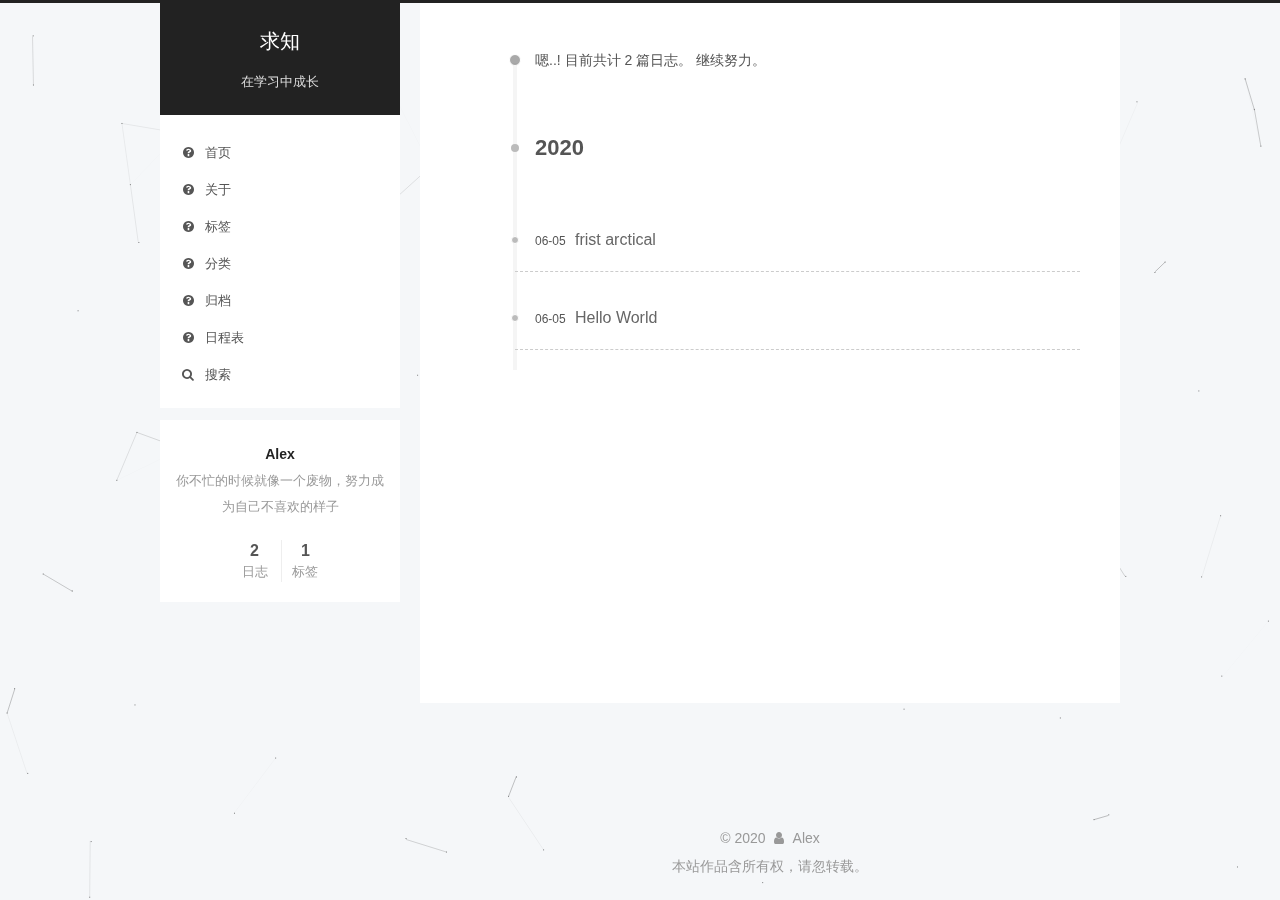
<file: archives/2020/06/index.html>
<!DOCTYPE html>




<html class="theme-next pisces" lang="zh-Hans">
<head>
  <meta charset="UTF-8"/>
<meta http-equiv="X-UA-Compatible" content="IE=edge" />
<meta name="viewport" content="width=device-width, initial-scale=1, maximum-scale=1"/>
<meta name="theme-color" content="#222">









<meta http-equiv="Cache-Control" content="no-transform" />
<meta http-equiv="Cache-Control" content="no-siteapp" />
















  
  
  <link href="/lib/fancybox/source/jquery.fancybox.css?v=2.1.5" rel="stylesheet" type="text/css" />







<link href="/lib/font-awesome/css/font-awesome.min.css?v=4.6.2" rel="stylesheet" type="text/css" />

<link href="/css/main.css?v=5.1.4" rel="stylesheet" type="text/css" />


  <link rel="apple-touch-icon" sizes="180x180" href="/images/apple-touch-icon-next.png?v=5.1.4">


  <link rel="icon" type="image/png" sizes="32x32" href="/images/favicon-32x32-next.png?v=5.1.4">


  <link rel="icon" type="image/png" sizes="16x16" href="/images/favicon-16x16-next.png?v=5.1.4">


  <link rel="mask-icon" href="/images/logo.svg?v=5.1.4" color="#222">





  <meta name="keywords" content="Hexo, NexT" />










<meta name="description" content="你不忙的时候就像一个废物，努力成为自己不喜欢的样子">
<meta property="og:type" content="website">
<meta property="og:title" content="求知">
<meta property="og:url" content="http://yoursite.com/archives/2020/06/index.html">
<meta property="og:site_name" content="求知">
<meta property="og:description" content="你不忙的时候就像一个废物，努力成为自己不喜欢的样子">
<meta property="article:author" content="Alex">
<meta property="article:tag" content="学习">
<meta name="twitter:card" content="summary">



<script type="text/javascript" id="hexo.configurations">
  var NexT = window.NexT || {};
  var CONFIG = {
    root: '/',
    scheme: 'Pisces',
    version: '5.1.4',
    sidebar: {"position":"left","display":"always","offset":12,"b2t":false,"scrollpercent":false,"onmobile":false},
    fancybox: true,
    tabs: true,
    motion: {"enable":false,"async":false,"transition":{"post_block":"fadeIn","post_header":"slideDownIn","post_body":"slideDownIn","coll_header":"slideLeftIn","sidebar":"slideUpIn"}},
    duoshuo: {
      userId: '0',
      author: '博主'
    },
    algolia: {
      applicationID: '',
      apiKey: '',
      indexName: '',
      hits: {"per_page":10},
      labels: {"input_placeholder":"Search for Posts","hits_empty":"We didn't find any results for the search: ${query}","hits_stats":"${hits} results found in ${time} ms"}
    }
  };
</script>



  <link rel="canonical" href="http://yoursite.com/archives/2020/06/"/>





  <title>归档 | 求知</title>
  





  <script type="text/javascript">
    var _hmt = _hmt || [];
    (function() {
      var hm = document.createElement("script");
      hm.src = "https://hm.baidu.com/hm.js?fe14d439311b4d6eec957aad59810e42";
      var s = document.getElementsByTagName("script")[0];
      s.parentNode.insertBefore(hm, s);
    })();
  </script>




<meta name="generator" content="Hexo 4.2.1"></head>

<body itemscope itemtype="http://schema.org/WebPage" lang="zh-Hans">

  
  
    
  

  <div class="container sidebar-position-left page-archive">
    <div class="headband"></div>

    <header id="header" class="header" itemscope itemtype="http://schema.org/WPHeader">
      <div class="header-inner"><div class="site-brand-wrapper">
  <div class="site-meta ">
    

    <div class="custom-logo-site-title">
      <a href="/"  class="brand" rel="start">
        <span class="logo-line-before"><i></i></span>
        <span class="site-title">求知</span>
        <span class="logo-line-after"><i></i></span>
      </a>
    </div>
      
        <p class="site-subtitle">在学习中成长</p>
      
  </div>

  <div class="site-nav-toggle">
    <button>
      <span class="btn-bar"></span>
      <span class="btn-bar"></span>
      <span class="btn-bar"></span>
    </button>
  </div>
</div>

<nav class="site-nav">
  

  
    <ul id="menu" class="menu">
      
        
        <li class="menu-item menu-item-home">
          <a href="/" rel="section">
            
              <i class="menu-item-icon fa fa-fw fa-question-circle"></i> <br />
            
            首页
          </a>
        </li>
      
        
        <li class="menu-item menu-item-about">
          <a href="/about/" rel="section">
            
              <i class="menu-item-icon fa fa-fw fa-question-circle"></i> <br />
            
            关于
          </a>
        </li>
      
        
        <li class="menu-item menu-item-tags">
          <a href="/tags/" rel="section">
            
              <i class="menu-item-icon fa fa-fw fa-question-circle"></i> <br />
            
            标签
          </a>
        </li>
      
        
        <li class="menu-item menu-item-categories">
          <a href="/categories/" rel="section">
            
              <i class="menu-item-icon fa fa-fw fa-question-circle"></i> <br />
            
            分类
          </a>
        </li>
      
        
        <li class="menu-item menu-item-archives">
          <a href="/archives" rel="section">
            
              <i class="menu-item-icon fa fa-fw fa-question-circle"></i> <br />
            
            归档
          </a>
        </li>
      
        
        <li class="menu-item menu-item-schedule">
          <a href="/schedule/" rel="section">
            
              <i class="menu-item-icon fa fa-fw fa-question-circle"></i> <br />
            
            日程表
          </a>
        </li>
      

      
        <li class="menu-item menu-item-search">
          
            <a href="javascript:;" class="popup-trigger">
          
            
              <i class="menu-item-icon fa fa-search fa-fw"></i> <br />
            
            搜索
          </a>
        </li>
      
    </ul>
  

  
    <div class="site-search">
      
  <div class="popup search-popup local-search-popup">
  <div class="local-search-header clearfix">
    <span class="search-icon">
      <i class="fa fa-search"></i>
    </span>
    <span class="popup-btn-close">
      <i class="fa fa-times-circle"></i>
    </span>
    <div class="local-search-input-wrapper">
      <input autocomplete="off"
             placeholder="搜索..." spellcheck="false"
             type="text" id="local-search-input">
    </div>
  </div>
  <div id="local-search-result"></div>
</div>



    </div>
  
</nav>



 </div>
    </header>

    <main id="main" class="main">
      <div class="main-inner">
        <div class="content-wrap">
          <div id="content" class="content">
            

  
  
  
  <div class="post-block archive">
    <div id="posts" class="posts-collapse">
      <span class="archive-move-on"></span>

      <span class="archive-page-counter">
        
        
        
          
        
        嗯..! 目前共计 2 篇日志。 继续努力。
      </span>

      

        
        
        

        
          
          <div class="collection-title">
            <h1 class="archive-year" id="archive-year-2020">2020</h1>
          </div>
        
        

        

  <article class="post post-type-normal" itemscope itemtype="http://schema.org/Article">
    <header class="post-header">

      <h2 class="post-title">
        
            <a class="post-title-link" href="/2020/06/05/frist-arctical/" itemprop="url">
              
                <span itemprop="name">frist arctical</span>
              
            </a>
        
      </h2>

      <div class="post-meta">
        <time class="post-time" itemprop="dateCreated"
              datetime="2020-06-05T22:46:04+08:00"
              content="2020-06-05" >
          06-05
        </time>
      </div>

    </header>
  </article>



      

        
        
        

        
        

        

  <article class="post post-type-normal" itemscope itemtype="http://schema.org/Article">
    <header class="post-header">

      <h2 class="post-title">
        
            <a class="post-title-link" href="/2020/06/05/hello-world/" itemprop="url">
              
                <span itemprop="name">Hello World</span>
              
            </a>
        
      </h2>

      <div class="post-meta">
        <time class="post-time" itemprop="dateCreated"
              datetime="2020-06-05T16:31:19+08:00"
              content="2020-06-05" >
          06-05
        </time>
      </div>

    </header>
  </article>



      

    </div>
  </div>
  
  
  

  



          </div>
          


          

        </div>
        
          
  
  <div class="sidebar-toggle">
    <div class="sidebar-toggle-line-wrap">
      <span class="sidebar-toggle-line sidebar-toggle-line-first"></span>
      <span class="sidebar-toggle-line sidebar-toggle-line-middle"></span>
      <span class="sidebar-toggle-line sidebar-toggle-line-last"></span>
    </div>
  </div>

  <aside id="sidebar" class="sidebar">
    
    <div class="sidebar-inner">

      

      

      <section class="site-overview-wrap sidebar-panel sidebar-panel-active">
        <div class="site-overview">
          <div class="site-author motion-element" itemprop="author" itemscope itemtype="http://schema.org/Person">
            
              <p class="site-author-name" itemprop="name">Alex</p>
              <p class="site-description motion-element" itemprop="description">你不忙的时候就像一个废物，努力成为自己不喜欢的样子</p>
          </div>

          <nav class="site-state motion-element">

            
              <div class="site-state-item site-state-posts">
              
                <a href="/archives">
              
                  <span class="site-state-item-count">2</span>
                  <span class="site-state-item-name">日志</span>
                </a>
              </div>
            

            

            
              
              
              <div class="site-state-item site-state-tags">
                
                  <span class="site-state-item-count">1</span>
                  <span class="site-state-item-name">标签</span>
                
              </div>
            

          </nav>

          

          

          
          

          
          

          

        </div>
      </section>

      

      

    </div>
  </aside>


        
      </div>
    </main>

    <footer id="footer" class="footer">
      <div class="footer-inner">
        <div class="copyright">&copy; <span itemprop="copyrightYear">2020</span>
  <span class="with-love">
    <i class="fa fa-user"></i>
  </span>
  <span class="author" itemprop="copyrightHolder">Alex</span>

  
</div>








  <div class="footer-custom">本站作品含所有权，请忽转载。</div>


        







        
      </div>
    </footer>

    
      <div class="back-to-top">
        <i class="fa fa-arrow-up"></i>
        
      </div>
    

    

  </div>

  

<script type="text/javascript">
  if (Object.prototype.toString.call(window.Promise) !== '[object Function]') {
    window.Promise = null;
  }
</script>









  


  











  
  
    <script type="text/javascript" src="/lib/jquery/index.js?v=2.1.3"></script>
  

  
  
    <script type="text/javascript" src="/lib/fastclick/lib/fastclick.min.js?v=1.0.6"></script>
  

  
  
    <script type="text/javascript" src="/lib/jquery_lazyload/jquery.lazyload.js?v=1.9.7"></script>
  

  
  
    <script type="text/javascript" src="/lib/velocity/velocity.min.js?v=1.2.1"></script>
  

  
  
    <script type="text/javascript" src="/lib/velocity/velocity.ui.min.js?v=1.2.1"></script>
  

  
  
    <script type="text/javascript" src="/lib/fancybox/source/jquery.fancybox.pack.js?v=2.1.5"></script>
  

  
  
    <script type="text/javascript" src="/lib/canvas-nest/canvas-nest.min.js"></script>
  


  


  <script type="text/javascript" src="/js/src/utils.js?v=5.1.4"></script>

  <script type="text/javascript" src="/js/src/motion.js?v=5.1.4"></script>



  
  


  <script type="text/javascript" src="/js/src/affix.js?v=5.1.4"></script>

  <script type="text/javascript" src="/js/src/schemes/pisces.js?v=5.1.4"></script>



  

  


  <script type="text/javascript" src="/js/src/bootstrap.js?v=5.1.4"></script>



  


  




	





  





  












  

  <script type="text/javascript">
    // Popup Window;
    var isfetched = false;
    var isXml = true;
    // Search DB path;
    var search_path = "";
    if (search_path.length === 0) {
      search_path = "search.xml";
    } else if (/json$/i.test(search_path)) {
      isXml = false;
    }
    var path = "/" + search_path;
    // monitor main search box;

    var onPopupClose = function (e) {
      $('.popup').hide();
      $('#local-search-input').val('');
      $('.search-result-list').remove();
      $('#no-result').remove();
      $(".local-search-pop-overlay").remove();
      $('body').css('overflow', '');
    }

    function proceedsearch() {
      $("body")
        .append('<div class="search-popup-overlay local-search-pop-overlay"></div>')
        .css('overflow', 'hidden');
      $('.search-popup-overlay').click(onPopupClose);
      $('.popup').toggle();
      var $localSearchInput = $('#local-search-input');
      $localSearchInput.attr("autocapitalize", "none");
      $localSearchInput.attr("autocorrect", "off");
      $localSearchInput.focus();
    }

    // search function;
    var searchFunc = function(path, search_id, content_id) {
      'use strict';

      // start loading animation
      $("body")
        .append('<div class="search-popup-overlay local-search-pop-overlay">' +
          '<div id="search-loading-icon">' +
          '<i class="fa fa-spinner fa-pulse fa-5x fa-fw"></i>' +
          '</div>' +
          '</div>')
        .css('overflow', 'hidden');
      $("#search-loading-icon").css('margin', '20% auto 0 auto').css('text-align', 'center');

      $.ajax({
        url: path,
        dataType: isXml ? "xml" : "json",
        async: true,
        success: function(res) {
          // get the contents from search data
          isfetched = true;
          $('.popup').detach().appendTo('.header-inner');
          var datas = isXml ? $("entry", res).map(function() {
            return {
              title: $("title", this).text(),
              content: $("content",this).text(),
              url: $("url" , this).text()
            };
          }).get() : res;
          var input = document.getElementById(search_id);
          var resultContent = document.getElementById(content_id);
          var inputEventFunction = function() {
            var searchText = input.value.trim().toLowerCase();
            var keywords = searchText.split(/[\s\-]+/);
            if (keywords.length > 1) {
              keywords.push(searchText);
            }
            var resultItems = [];
            if (searchText.length > 0) {
              // perform local searching
              datas.forEach(function(data) {
                var isMatch = false;
                var hitCount = 0;
                var searchTextCount = 0;
                var title = data.title.trim();
                var titleInLowerCase = title.toLowerCase();
                var content = data.content.trim().replace(/<[^>]+>/g,"");
                var contentInLowerCase = content.toLowerCase();
                var articleUrl = decodeURIComponent(data.url);
                var indexOfTitle = [];
                var indexOfContent = [];
                // only match articles with not empty titles
                if(title != '') {
                  keywords.forEach(function(keyword) {
                    function getIndexByWord(word, text, caseSensitive) {
                      var wordLen = word.length;
                      if (wordLen === 0) {
                        return [];
                      }
                      var startPosition = 0, position = [], index = [];
                      if (!caseSensitive) {
                        text = text.toLowerCase();
                        word = word.toLowerCase();
                      }
                      while ((position = text.indexOf(word, startPosition)) > -1) {
                        index.push({position: position, word: word});
                        startPosition = position + wordLen;
                      }
                      return index;
                    }

                    indexOfTitle = indexOfTitle.concat(getIndexByWord(keyword, titleInLowerCase, false));
                    indexOfContent = indexOfContent.concat(getIndexByWord(keyword, contentInLowerCase, false));
                  });
                  if (indexOfTitle.length > 0 || indexOfContent.length > 0) {
                    isMatch = true;
                    hitCount = indexOfTitle.length + indexOfContent.length;
                  }
                }

                // show search results

                if (isMatch) {
                  // sort index by position of keyword

                  [indexOfTitle, indexOfContent].forEach(function (index) {
                    index.sort(function (itemLeft, itemRight) {
                      if (itemRight.position !== itemLeft.position) {
                        return itemRight.position - itemLeft.position;
                      } else {
                        return itemLeft.word.length - itemRight.word.length;
                      }
                    });
                  });

                  // merge hits into slices

                  function mergeIntoSlice(text, start, end, index) {
                    var item = index[index.length - 1];
                    var position = item.position;
                    var word = item.word;
                    var hits = [];
                    var searchTextCountInSlice = 0;
                    while (position + word.length <= end && index.length != 0) {
                      if (word === searchText) {
                        searchTextCountInSlice++;
                      }
                      hits.push({position: position, length: word.length});
                      var wordEnd = position + word.length;

                      // move to next position of hit

                      index.pop();
                      while (index.length != 0) {
                        item = index[index.length - 1];
                        position = item.position;
                        word = item.word;
                        if (wordEnd > position) {
                          index.pop();
                        } else {
                          break;
                        }
                      }
                    }
                    searchTextCount += searchTextCountInSlice;
                    return {
                      hits: hits,
                      start: start,
                      end: end,
                      searchTextCount: searchTextCountInSlice
                    };
                  }

                  var slicesOfTitle = [];
                  if (indexOfTitle.length != 0) {
                    slicesOfTitle.push(mergeIntoSlice(title, 0, title.length, indexOfTitle));
                  }

                  var slicesOfContent = [];
                  while (indexOfContent.length != 0) {
                    var item = indexOfContent[indexOfContent.length - 1];
                    var position = item.position;
                    var word = item.word;
                    // cut out 100 characters
                    var start = position - 20;
                    var end = position + 80;
                    if(start < 0){
                      start = 0;
                    }
                    if (end < position + word.length) {
                      end = position + word.length;
                    }
                    if(end > content.length){
                      end = content.length;
                    }
                    slicesOfContent.push(mergeIntoSlice(content, start, end, indexOfContent));
                  }

                  // sort slices in content by search text's count and hits' count

                  slicesOfContent.sort(function (sliceLeft, sliceRight) {
                    if (sliceLeft.searchTextCount !== sliceRight.searchTextCount) {
                      return sliceRight.searchTextCount - sliceLeft.searchTextCount;
                    } else if (sliceLeft.hits.length !== sliceRight.hits.length) {
                      return sliceRight.hits.length - sliceLeft.hits.length;
                    } else {
                      return sliceLeft.start - sliceRight.start;
                    }
                  });

                  // select top N slices in content

                  var upperBound = parseInt('1');
                  if (upperBound >= 0) {
                    slicesOfContent = slicesOfContent.slice(0, upperBound);
                  }

                  // highlight title and content

                  function highlightKeyword(text, slice) {
                    var result = '';
                    var prevEnd = slice.start;
                    slice.hits.forEach(function (hit) {
                      result += text.substring(prevEnd, hit.position);
                      var end = hit.position + hit.length;
                      result += '<b class="search-keyword">' + text.substring(hit.position, end) + '</b>';
                      prevEnd = end;
                    });
                    result += text.substring(prevEnd, slice.end);
                    return result;
                  }

                  var resultItem = '';

                  if (slicesOfTitle.length != 0) {
                    resultItem += "<li><a href='" + articleUrl + "' class='search-result-title'>" + highlightKeyword(title, slicesOfTitle[0]) + "</a>";
                  } else {
                    resultItem += "<li><a href='" + articleUrl + "' class='search-result-title'>" + title + "</a>";
                  }

                  slicesOfContent.forEach(function (slice) {
                    resultItem += "<a href='" + articleUrl + "'>" +
                      "<p class=\"search-result\">" + highlightKeyword(content, slice) +
                      "...</p>" + "</a>";
                  });

                  resultItem += "</li>";
                  resultItems.push({
                    item: resultItem,
                    searchTextCount: searchTextCount,
                    hitCount: hitCount,
                    id: resultItems.length
                  });
                }
              })
            };
            if (keywords.length === 1 && keywords[0] === "") {
              resultContent.innerHTML = '<div id="no-result"><i class="fa fa-search fa-5x" /></div>'
            } else if (resultItems.length === 0) {
              resultContent.innerHTML = '<div id="no-result"><i class="fa fa-frown-o fa-5x" /></div>'
            } else {
              resultItems.sort(function (resultLeft, resultRight) {
                if (resultLeft.searchTextCount !== resultRight.searchTextCount) {
                  return resultRight.searchTextCount - resultLeft.searchTextCount;
                } else if (resultLeft.hitCount !== resultRight.hitCount) {
                  return resultRight.hitCount - resultLeft.hitCount;
                } else {
                  return resultRight.id - resultLeft.id;
                }
              });
              var searchResultList = '<ul class=\"search-result-list\">';
              resultItems.forEach(function (result) {
                searchResultList += result.item;
              })
              searchResultList += "</ul>";
              resultContent.innerHTML = searchResultList;
            }
          }

          if ('auto' === 'auto') {
            input.addEventListener('input', inputEventFunction);
          } else {
            $('.search-icon').click(inputEventFunction);
            input.addEventListener('keypress', function (event) {
              if (event.keyCode === 13) {
                inputEventFunction();
              }
            });
          }

          // remove loading animation
          $(".local-search-pop-overlay").remove();
          $('body').css('overflow', '');

          proceedsearch();
        }
      });
    }

    // handle and trigger popup window;
    $('.popup-trigger').click(function(e) {
      e.stopPropagation();
      if (isfetched === false) {
        searchFunc(path, 'local-search-input', 'local-search-result');
      } else {
        proceedsearch();
      };
    });

    $('.popup-btn-close').click(onPopupClose);
    $('.popup').click(function(e){
      e.stopPropagation();
    });
    $(document).on('keyup', function (event) {
      var shouldDismissSearchPopup = event.which === 27 &&
        $('.search-popup').is(':visible');
      if (shouldDismissSearchPopup) {
        onPopupClose();
      }
    });
  </script>





  

  

  

  
  

  

  

  

</body>
</html>
</file>
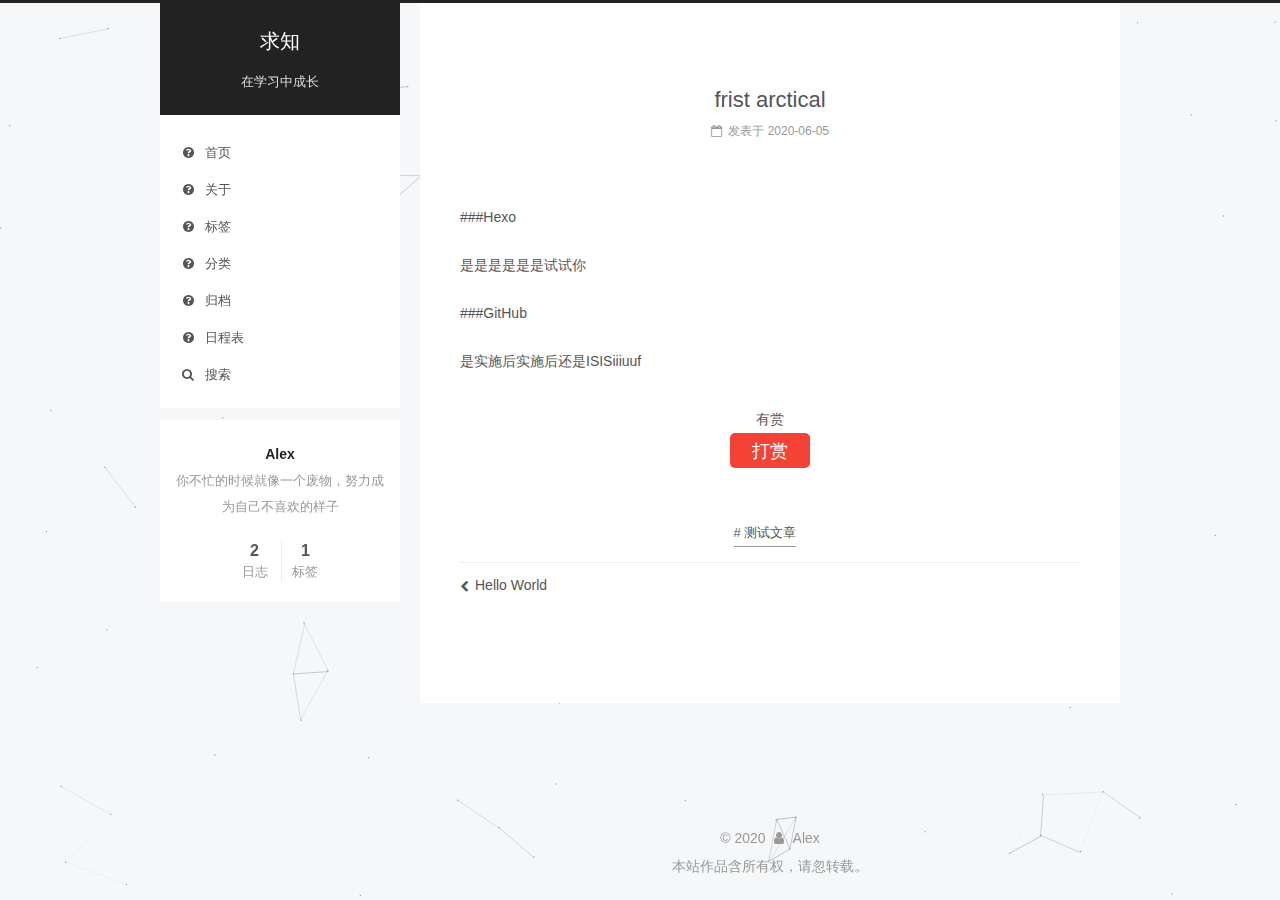
<file: 2020/06/05/frist-arctical/index.html>
<!DOCTYPE html>




<html class="theme-next pisces" lang="zh-Hans">
<head>
  <meta charset="UTF-8"/>
<meta http-equiv="X-UA-Compatible" content="IE=edge" />
<meta name="viewport" content="width=device-width, initial-scale=1, maximum-scale=1"/>
<meta name="theme-color" content="#222">









<meta http-equiv="Cache-Control" content="no-transform" />
<meta http-equiv="Cache-Control" content="no-siteapp" />
















  
  
  <link href="/lib/fancybox/source/jquery.fancybox.css?v=2.1.5" rel="stylesheet" type="text/css" />







<link href="/lib/font-awesome/css/font-awesome.min.css?v=4.6.2" rel="stylesheet" type="text/css" />

<link href="/css/main.css?v=5.1.4" rel="stylesheet" type="text/css" />


  <link rel="apple-touch-icon" sizes="180x180" href="/images/apple-touch-icon-next.png?v=5.1.4">


  <link rel="icon" type="image/png" sizes="32x32" href="/images/favicon-32x32-next.png?v=5.1.4">


  <link rel="icon" type="image/png" sizes="16x16" href="/images/favicon-16x16-next.png?v=5.1.4">


  <link rel="mask-icon" href="/images/logo.svg?v=5.1.4" color="#222">





  <meta name="keywords" content="测试文章," />










<meta name="description" content="###Hexo 是是是是是是试试你 ###GitHub 是实施后实施后还是ISISiiiuuf">
<meta property="og:type" content="article">
<meta property="og:title" content="frist arctical">
<meta property="og:url" content="http://yoursite.com/2020/06/05/frist-arctical/index.html">
<meta property="og:site_name" content="求知">
<meta property="og:description" content="###Hexo 是是是是是是试试你 ###GitHub 是实施后实施后还是ISISiiiuuf">
<meta property="article:published_time" content="2020-06-05T14:46:04.000Z">
<meta property="article:modified_time" content="2020-06-05T14:57:04.839Z">
<meta property="article:author" content="Alex">
<meta property="article:tag" content="测试文章">
<meta name="twitter:card" content="summary">



<script type="text/javascript" id="hexo.configurations">
  var NexT = window.NexT || {};
  var CONFIG = {
    root: '/',
    scheme: 'Pisces',
    version: '5.1.4',
    sidebar: {"position":"left","display":"always","offset":12,"b2t":false,"scrollpercent":false,"onmobile":false},
    fancybox: true,
    tabs: true,
    motion: {"enable":false,"async":false,"transition":{"post_block":"fadeIn","post_header":"slideDownIn","post_body":"slideDownIn","coll_header":"slideLeftIn","sidebar":"slideUpIn"}},
    duoshuo: {
      userId: '0',
      author: '博主'
    },
    algolia: {
      applicationID: '',
      apiKey: '',
      indexName: '',
      hits: {"per_page":10},
      labels: {"input_placeholder":"Search for Posts","hits_empty":"We didn't find any results for the search: ${query}","hits_stats":"${hits} results found in ${time} ms"}
    }
  };
</script>



  <link rel="canonical" href="http://yoursite.com/2020/06/05/frist-arctical/"/>





  <title>frist arctical | 求知</title>
  





  <script type="text/javascript">
    var _hmt = _hmt || [];
    (function() {
      var hm = document.createElement("script");
      hm.src = "https://hm.baidu.com/hm.js?fe14d439311b4d6eec957aad59810e42";
      var s = document.getElementsByTagName("script")[0];
      s.parentNode.insertBefore(hm, s);
    })();
  </script>




<meta name="generator" content="Hexo 4.2.1"></head>

<body itemscope itemtype="http://schema.org/WebPage" lang="zh-Hans">

  
  
    
  

  <div class="container sidebar-position-left page-post-detail">
    <div class="headband"></div>

    <header id="header" class="header" itemscope itemtype="http://schema.org/WPHeader">
      <div class="header-inner"><div class="site-brand-wrapper">
  <div class="site-meta ">
    

    <div class="custom-logo-site-title">
      <a href="/"  class="brand" rel="start">
        <span class="logo-line-before"><i></i></span>
        <span class="site-title">求知</span>
        <span class="logo-line-after"><i></i></span>
      </a>
    </div>
      
        <p class="site-subtitle">在学习中成长</p>
      
  </div>

  <div class="site-nav-toggle">
    <button>
      <span class="btn-bar"></span>
      <span class="btn-bar"></span>
      <span class="btn-bar"></span>
    </button>
  </div>
</div>

<nav class="site-nav">
  

  
    <ul id="menu" class="menu">
      
        
        <li class="menu-item menu-item-home">
          <a href="/" rel="section">
            
              <i class="menu-item-icon fa fa-fw fa-question-circle"></i> <br />
            
            首页
          </a>
        </li>
      
        
        <li class="menu-item menu-item-about">
          <a href="/about/" rel="section">
            
              <i class="menu-item-icon fa fa-fw fa-question-circle"></i> <br />
            
            关于
          </a>
        </li>
      
        
        <li class="menu-item menu-item-tags">
          <a href="/tags/" rel="section">
            
              <i class="menu-item-icon fa fa-fw fa-question-circle"></i> <br />
            
            标签
          </a>
        </li>
      
        
        <li class="menu-item menu-item-categories">
          <a href="/categories/" rel="section">
            
              <i class="menu-item-icon fa fa-fw fa-question-circle"></i> <br />
            
            分类
          </a>
        </li>
      
        
        <li class="menu-item menu-item-archives">
          <a href="/archives" rel="section">
            
              <i class="menu-item-icon fa fa-fw fa-question-circle"></i> <br />
            
            归档
          </a>
        </li>
      
        
        <li class="menu-item menu-item-schedule">
          <a href="/schedule/" rel="section">
            
              <i class="menu-item-icon fa fa-fw fa-question-circle"></i> <br />
            
            日程表
          </a>
        </li>
      

      
        <li class="menu-item menu-item-search">
          
            <a href="javascript:;" class="popup-trigger">
          
            
              <i class="menu-item-icon fa fa-search fa-fw"></i> <br />
            
            搜索
          </a>
        </li>
      
    </ul>
  

  
    <div class="site-search">
      
  <div class="popup search-popup local-search-popup">
  <div class="local-search-header clearfix">
    <span class="search-icon">
      <i class="fa fa-search"></i>
    </span>
    <span class="popup-btn-close">
      <i class="fa fa-times-circle"></i>
    </span>
    <div class="local-search-input-wrapper">
      <input autocomplete="off"
             placeholder="搜索..." spellcheck="false"
             type="text" id="local-search-input">
    </div>
  </div>
  <div id="local-search-result"></div>
</div>



    </div>
  
</nav>



 </div>
    </header>

    <main id="main" class="main">
      <div class="main-inner">
        <div class="content-wrap">
          <div id="content" class="content">
            

  <div id="posts" class="posts-expand">
    

  

  
  
  

  <article class="post post-type-normal" itemscope itemtype="http://schema.org/Article">
  
  
  
  <div class="post-block">
    <link itemprop="mainEntityOfPage" href="http://yoursite.com/2020/06/05/frist-arctical/">

    <span hidden itemprop="author" itemscope itemtype="http://schema.org/Person">
      <meta itemprop="name" content="Alex">
      <meta itemprop="description" content="">
      <meta itemprop="image" content="/images/avatar.gif">
    </span>

    <span hidden itemprop="publisher" itemscope itemtype="http://schema.org/Organization">
      <meta itemprop="name" content="求知">
    </span>

    
      <header class="post-header">

        
        
          <h1 class="post-title" itemprop="name headline">frist arctical</h1>
        

        <div class="post-meta">
          <span class="post-time">
            
              <span class="post-meta-item-icon">
                <i class="fa fa-calendar-o"></i>
              </span>
              
                <span class="post-meta-item-text">发表于</span>
              
              <time title="创建于" itemprop="dateCreated datePublished" datetime="2020-06-05T22:46:04+08:00">
                2020-06-05
              </time>
            

            

            
          </span>

          

          
            
          

          
          

          

          

          

        </div>
      </header>
    

    
    
    
    <div class="post-body" itemprop="articleBody">

      
      

      
        <p>###Hexo</p>
<p>是是是是是是试试你</p>
<p>###GitHub</p>
<p>是实施后实施后还是ISISiiiuuf</p>

      
    </div>
    
    
    

    

    
      <div>
        <div style="padding: 10px 0; margin: 20px auto; width: 90%; text-align: center;">
  <div>有赏</div>
  <button id="rewardButton" disable="enable" onclick="var qr = document.getElementById('QR'); if (qr.style.display === 'none') {qr.style.display='block';} else {qr.style.display='none'}">
    <span>打赏</span>
  </button>
  <div id="QR" style="display: none;">

    
      <div id="wechat" style="display: inline-block">
        <img id="wechat_qr" src="/images/wechatpay.png" alt="Alex 微信支付"/>
        <p>微信支付</p>
      </div>
    

    
      <div id="alipay" style="display: inline-block">
        <img id="alipay_qr" src="/images/alipay.jpg" alt="Alex 支付宝"/>
        <p>支付宝</p>
      </div>
    

    

  </div>
</div>

      </div>
    

    

    <footer class="post-footer">
      
        <div class="post-tags">
          
            <a href="/tags/%E6%B5%8B%E8%AF%95%E6%96%87%E7%AB%A0/" rel="tag"># 测试文章</a>
          
        </div>
      

      
      
      

      
        <div class="post-nav">
          <div class="post-nav-next post-nav-item">
            
              <a href="/2020/06/05/hello-world/" rel="next" title="Hello World">
                <i class="fa fa-chevron-left"></i> Hello World
              </a>
            
          </div>

          <span class="post-nav-divider"></span>

          <div class="post-nav-prev post-nav-item">
            
          </div>
        </div>
      

      
      
    </footer>
  </div>
  
  
  
  </article>



    <div class="post-spread">
      
    </div>
  </div>


          </div>
          


          

  



        </div>
        
          
  
  <div class="sidebar-toggle">
    <div class="sidebar-toggle-line-wrap">
      <span class="sidebar-toggle-line sidebar-toggle-line-first"></span>
      <span class="sidebar-toggle-line sidebar-toggle-line-middle"></span>
      <span class="sidebar-toggle-line sidebar-toggle-line-last"></span>
    </div>
  </div>

  <aside id="sidebar" class="sidebar">
    
    <div class="sidebar-inner">

      

      

      <section class="site-overview-wrap sidebar-panel sidebar-panel-active">
        <div class="site-overview">
          <div class="site-author motion-element" itemprop="author" itemscope itemtype="http://schema.org/Person">
            
              <p class="site-author-name" itemprop="name">Alex</p>
              <p class="site-description motion-element" itemprop="description">你不忙的时候就像一个废物，努力成为自己不喜欢的样子</p>
          </div>

          <nav class="site-state motion-element">

            
              <div class="site-state-item site-state-posts">
              
                <a href="/archives">
              
                  <span class="site-state-item-count">2</span>
                  <span class="site-state-item-name">日志</span>
                </a>
              </div>
            

            

            
              
              
              <div class="site-state-item site-state-tags">
                
                  <span class="site-state-item-count">1</span>
                  <span class="site-state-item-name">标签</span>
                
              </div>
            

          </nav>

          

          

          
          

          
          

          

        </div>
      </section>

      

      

    </div>
  </aside>


        
      </div>
    </main>

    <footer id="footer" class="footer">
      <div class="footer-inner">
        <div class="copyright">&copy; <span itemprop="copyrightYear">2020</span>
  <span class="with-love">
    <i class="fa fa-user"></i>
  </span>
  <span class="author" itemprop="copyrightHolder">Alex</span>

  
</div>








  <div class="footer-custom">本站作品含所有权，请忽转载。</div>


        







        
      </div>
    </footer>

    
      <div class="back-to-top">
        <i class="fa fa-arrow-up"></i>
        
      </div>
    

    

  </div>

  

<script type="text/javascript">
  if (Object.prototype.toString.call(window.Promise) !== '[object Function]') {
    window.Promise = null;
  }
</script>









  


  











  
  
    <script type="text/javascript" src="/lib/jquery/index.js?v=2.1.3"></script>
  

  
  
    <script type="text/javascript" src="/lib/fastclick/lib/fastclick.min.js?v=1.0.6"></script>
  

  
  
    <script type="text/javascript" src="/lib/jquery_lazyload/jquery.lazyload.js?v=1.9.7"></script>
  

  
  
    <script type="text/javascript" src="/lib/velocity/velocity.min.js?v=1.2.1"></script>
  

  
  
    <script type="text/javascript" src="/lib/velocity/velocity.ui.min.js?v=1.2.1"></script>
  

  
  
    <script type="text/javascript" src="/lib/fancybox/source/jquery.fancybox.pack.js?v=2.1.5"></script>
  

  
  
    <script type="text/javascript" src="/lib/canvas-nest/canvas-nest.min.js"></script>
  


  


  <script type="text/javascript" src="/js/src/utils.js?v=5.1.4"></script>

  <script type="text/javascript" src="/js/src/motion.js?v=5.1.4"></script>



  
  


  <script type="text/javascript" src="/js/src/affix.js?v=5.1.4"></script>

  <script type="text/javascript" src="/js/src/schemes/pisces.js?v=5.1.4"></script>



  
  <script type="text/javascript" src="/js/src/scrollspy.js?v=5.1.4"></script>
<script type="text/javascript" src="/js/src/post-details.js?v=5.1.4"></script>



  


  <script type="text/javascript" src="/js/src/bootstrap.js?v=5.1.4"></script>



  


  




	





  





  












  

  <script type="text/javascript">
    // Popup Window;
    var isfetched = false;
    var isXml = true;
    // Search DB path;
    var search_path = "";
    if (search_path.length === 0) {
      search_path = "search.xml";
    } else if (/json$/i.test(search_path)) {
      isXml = false;
    }
    var path = "/" + search_path;
    // monitor main search box;

    var onPopupClose = function (e) {
      $('.popup').hide();
      $('#local-search-input').val('');
      $('.search-result-list').remove();
      $('#no-result').remove();
      $(".local-search-pop-overlay").remove();
      $('body').css('overflow', '');
    }

    function proceedsearch() {
      $("body")
        .append('<div class="search-popup-overlay local-search-pop-overlay"></div>')
        .css('overflow', 'hidden');
      $('.search-popup-overlay').click(onPopupClose);
      $('.popup').toggle();
      var $localSearchInput = $('#local-search-input');
      $localSearchInput.attr("autocapitalize", "none");
      $localSearchInput.attr("autocorrect", "off");
      $localSearchInput.focus();
    }

    // search function;
    var searchFunc = function(path, search_id, content_id) {
      'use strict';

      // start loading animation
      $("body")
        .append('<div class="search-popup-overlay local-search-pop-overlay">' +
          '<div id="search-loading-icon">' +
          '<i class="fa fa-spinner fa-pulse fa-5x fa-fw"></i>' +
          '</div>' +
          '</div>')
        .css('overflow', 'hidden');
      $("#search-loading-icon").css('margin', '20% auto 0 auto').css('text-align', 'center');

      $.ajax({
        url: path,
        dataType: isXml ? "xml" : "json",
        async: true,
        success: function(res) {
          // get the contents from search data
          isfetched = true;
          $('.popup').detach().appendTo('.header-inner');
          var datas = isXml ? $("entry", res).map(function() {
            return {
              title: $("title", this).text(),
              content: $("content",this).text(),
              url: $("url" , this).text()
            };
          }).get() : res;
          var input = document.getElementById(search_id);
          var resultContent = document.getElementById(content_id);
          var inputEventFunction = function() {
            var searchText = input.value.trim().toLowerCase();
            var keywords = searchText.split(/[\s\-]+/);
            if (keywords.length > 1) {
              keywords.push(searchText);
            }
            var resultItems = [];
            if (searchText.length > 0) {
              // perform local searching
              datas.forEach(function(data) {
                var isMatch = false;
                var hitCount = 0;
                var searchTextCount = 0;
                var title = data.title.trim();
                var titleInLowerCase = title.toLowerCase();
                var content = data.content.trim().replace(/<[^>]+>/g,"");
                var contentInLowerCase = content.toLowerCase();
                var articleUrl = decodeURIComponent(data.url);
                var indexOfTitle = [];
                var indexOfContent = [];
                // only match articles with not empty titles
                if(title != '') {
                  keywords.forEach(function(keyword) {
                    function getIndexByWord(word, text, caseSensitive) {
                      var wordLen = word.length;
                      if (wordLen === 0) {
                        return [];
                      }
                      var startPosition = 0, position = [], index = [];
                      if (!caseSensitive) {
                        text = text.toLowerCase();
                        word = word.toLowerCase();
                      }
                      while ((position = text.indexOf(word, startPosition)) > -1) {
                        index.push({position: position, word: word});
                        startPosition = position + wordLen;
                      }
                      return index;
                    }

                    indexOfTitle = indexOfTitle.concat(getIndexByWord(keyword, titleInLowerCase, false));
                    indexOfContent = indexOfContent.concat(getIndexByWord(keyword, contentInLowerCase, false));
                  });
                  if (indexOfTitle.length > 0 || indexOfContent.length > 0) {
                    isMatch = true;
                    hitCount = indexOfTitle.length + indexOfContent.length;
                  }
                }

                // show search results

                if (isMatch) {
                  // sort index by position of keyword

                  [indexOfTitle, indexOfContent].forEach(function (index) {
                    index.sort(function (itemLeft, itemRight) {
                      if (itemRight.position !== itemLeft.position) {
                        return itemRight.position - itemLeft.position;
                      } else {
                        return itemLeft.word.length - itemRight.word.length;
                      }
                    });
                  });

                  // merge hits into slices

                  function mergeIntoSlice(text, start, end, index) {
                    var item = index[index.length - 1];
                    var position = item.position;
                    var word = item.word;
                    var hits = [];
                    var searchTextCountInSlice = 0;
                    while (position + word.length <= end && index.length != 0) {
                      if (word === searchText) {
                        searchTextCountInSlice++;
                      }
                      hits.push({position: position, length: word.length});
                      var wordEnd = position + word.length;

                      // move to next position of hit

                      index.pop();
                      while (index.length != 0) {
                        item = index[index.length - 1];
                        position = item.position;
                        word = item.word;
                        if (wordEnd > position) {
                          index.pop();
                        } else {
                          break;
                        }
                      }
                    }
                    searchTextCount += searchTextCountInSlice;
                    return {
                      hits: hits,
                      start: start,
                      end: end,
                      searchTextCount: searchTextCountInSlice
                    };
                  }

                  var slicesOfTitle = [];
                  if (indexOfTitle.length != 0) {
                    slicesOfTitle.push(mergeIntoSlice(title, 0, title.length, indexOfTitle));
                  }

                  var slicesOfContent = [];
                  while (indexOfContent.length != 0) {
                    var item = indexOfContent[indexOfContent.length - 1];
                    var position = item.position;
                    var word = item.word;
                    // cut out 100 characters
                    var start = position - 20;
                    var end = position + 80;
                    if(start < 0){
                      start = 0;
                    }
                    if (end < position + word.length) {
                      end = position + word.length;
                    }
                    if(end > content.length){
                      end = content.length;
                    }
                    slicesOfContent.push(mergeIntoSlice(content, start, end, indexOfContent));
                  }

                  // sort slices in content by search text's count and hits' count

                  slicesOfContent.sort(function (sliceLeft, sliceRight) {
                    if (sliceLeft.searchTextCount !== sliceRight.searchTextCount) {
                      return sliceRight.searchTextCount - sliceLeft.searchTextCount;
                    } else if (sliceLeft.hits.length !== sliceRight.hits.length) {
                      return sliceRight.hits.length - sliceLeft.hits.length;
                    } else {
                      return sliceLeft.start - sliceRight.start;
                    }
                  });

                  // select top N slices in content

                  var upperBound = parseInt('1');
                  if (upperBound >= 0) {
                    slicesOfContent = slicesOfContent.slice(0, upperBound);
                  }

                  // highlight title and content

                  function highlightKeyword(text, slice) {
                    var result = '';
                    var prevEnd = slice.start;
                    slice.hits.forEach(function (hit) {
                      result += text.substring(prevEnd, hit.position);
                      var end = hit.position + hit.length;
                      result += '<b class="search-keyword">' + text.substring(hit.position, end) + '</b>';
                      prevEnd = end;
                    });
                    result += text.substring(prevEnd, slice.end);
                    return result;
                  }

                  var resultItem = '';

                  if (slicesOfTitle.length != 0) {
                    resultItem += "<li><a href='" + articleUrl + "' class='search-result-title'>" + highlightKeyword(title, slicesOfTitle[0]) + "</a>";
                  } else {
                    resultItem += "<li><a href='" + articleUrl + "' class='search-result-title'>" + title + "</a>";
                  }

                  slicesOfContent.forEach(function (slice) {
                    resultItem += "<a href='" + articleUrl + "'>" +
                      "<p class=\"search-result\">" + highlightKeyword(content, slice) +
                      "...</p>" + "</a>";
                  });

                  resultItem += "</li>";
                  resultItems.push({
                    item: resultItem,
                    searchTextCount: searchTextCount,
                    hitCount: hitCount,
                    id: resultItems.length
                  });
                }
              })
            };
            if (keywords.length === 1 && keywords[0] === "") {
              resultContent.innerHTML = '<div id="no-result"><i class="fa fa-search fa-5x" /></div>'
            } else if (resultItems.length === 0) {
              resultContent.innerHTML = '<div id="no-result"><i class="fa fa-frown-o fa-5x" /></div>'
            } else {
              resultItems.sort(function (resultLeft, resultRight) {
                if (resultLeft.searchTextCount !== resultRight.searchTextCount) {
                  return resultRight.searchTextCount - resultLeft.searchTextCount;
                } else if (resultLeft.hitCount !== resultRight.hitCount) {
                  return resultRight.hitCount - resultLeft.hitCount;
                } else {
                  return resultRight.id - resultLeft.id;
                }
              });
              var searchResultList = '<ul class=\"search-result-list\">';
              resultItems.forEach(function (result) {
                searchResultList += result.item;
              })
              searchResultList += "</ul>";
              resultContent.innerHTML = searchResultList;
            }
          }

          if ('auto' === 'auto') {
            input.addEventListener('input', inputEventFunction);
          } else {
            $('.search-icon').click(inputEventFunction);
            input.addEventListener('keypress', function (event) {
              if (event.keyCode === 13) {
                inputEventFunction();
              }
            });
          }

          // remove loading animation
          $(".local-search-pop-overlay").remove();
          $('body').css('overflow', '');

          proceedsearch();
        }
      });
    }

    // handle and trigger popup window;
    $('.popup-trigger').click(function(e) {
      e.stopPropagation();
      if (isfetched === false) {
        searchFunc(path, 'local-search-input', 'local-search-result');
      } else {
        proceedsearch();
      };
    });

    $('.popup-btn-close').click(onPopupClose);
    $('.popup').click(function(e){
      e.stopPropagation();
    });
    $(document).on('keyup', function (event) {
      var shouldDismissSearchPopup = event.which === 27 &&
        $('.search-popup').is(':visible');
      if (shouldDismissSearchPopup) {
        onPopupClose();
      }
    });
  </script>





  

  

  

  
  

  

  

  

</body>
</html>
</file>
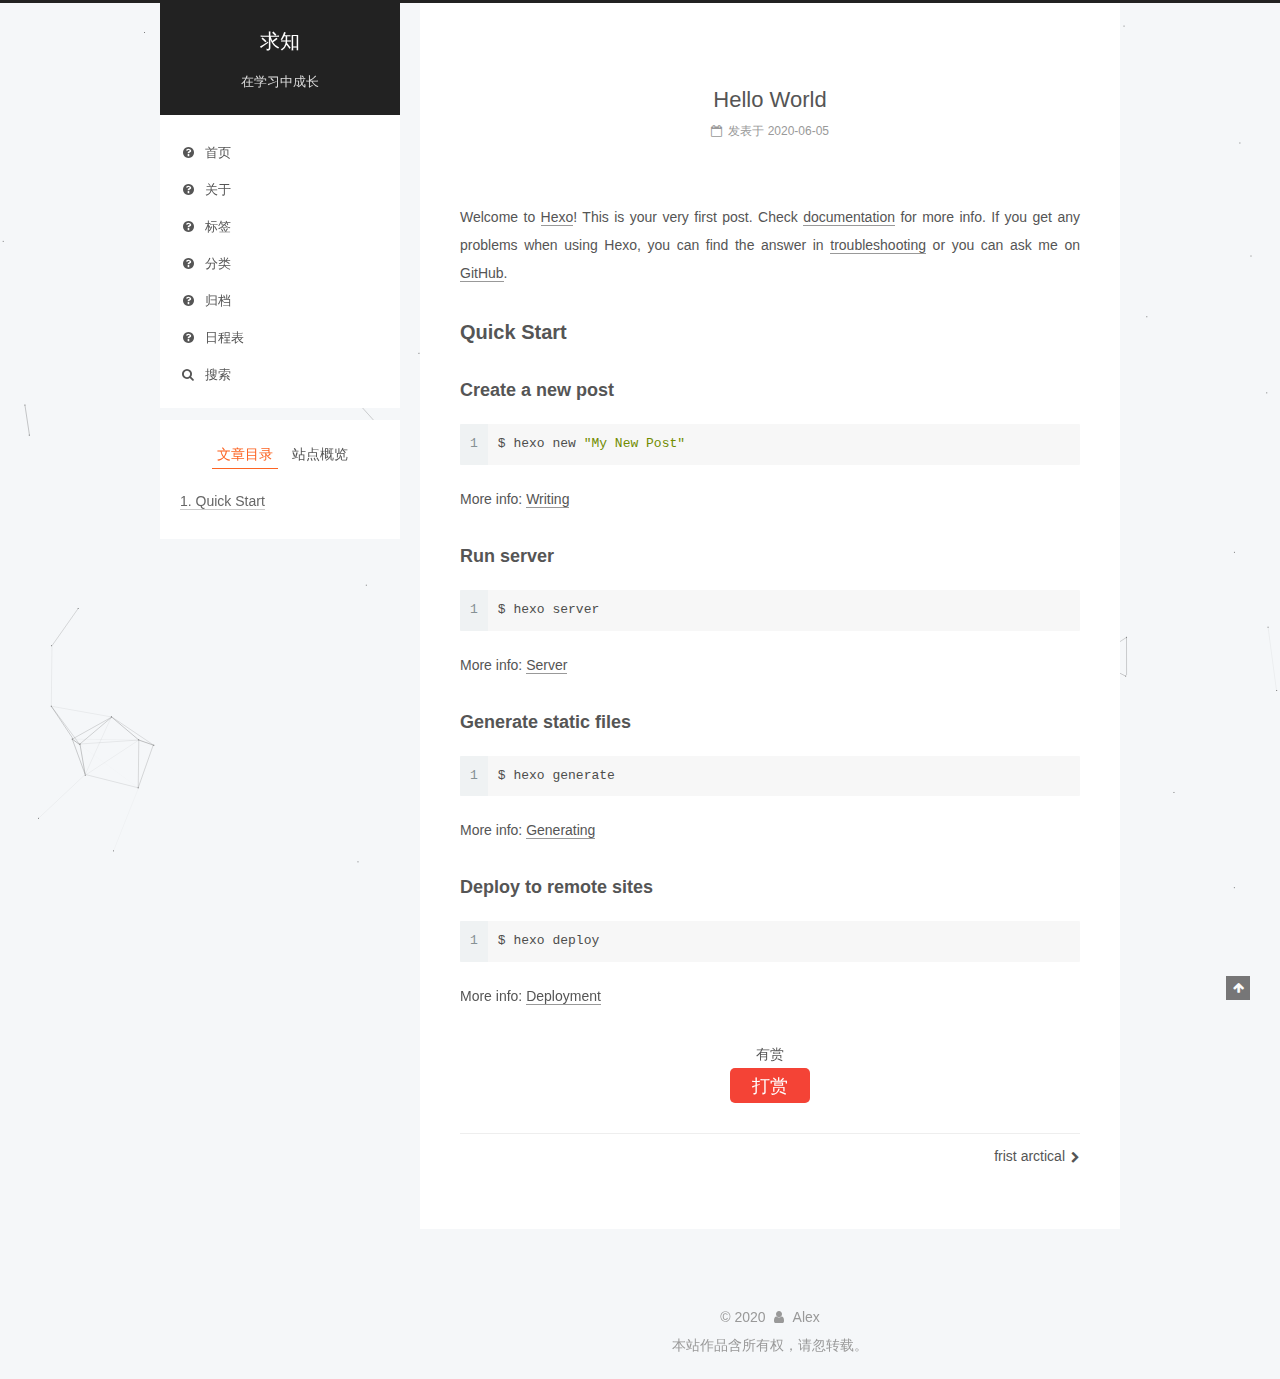
<file: 2020/06/05/hello-world/index.html>
<!DOCTYPE html>




<html class="theme-next pisces" lang="zh-Hans">
<head>
  <meta charset="UTF-8"/>
<meta http-equiv="X-UA-Compatible" content="IE=edge" />
<meta name="viewport" content="width=device-width, initial-scale=1, maximum-scale=1"/>
<meta name="theme-color" content="#222">









<meta http-equiv="Cache-Control" content="no-transform" />
<meta http-equiv="Cache-Control" content="no-siteapp" />
















  
  
  <link href="/lib/fancybox/source/jquery.fancybox.css?v=2.1.5" rel="stylesheet" type="text/css" />







<link href="/lib/font-awesome/css/font-awesome.min.css?v=4.6.2" rel="stylesheet" type="text/css" />

<link href="/css/main.css?v=5.1.4" rel="stylesheet" type="text/css" />


  <link rel="apple-touch-icon" sizes="180x180" href="/images/apple-touch-icon-next.png?v=5.1.4">


  <link rel="icon" type="image/png" sizes="32x32" href="/images/favicon-32x32-next.png?v=5.1.4">


  <link rel="icon" type="image/png" sizes="16x16" href="/images/favicon-16x16-next.png?v=5.1.4">


  <link rel="mask-icon" href="/images/logo.svg?v=5.1.4" color="#222">





  <meta name="keywords" content="Hexo, NexT" />










<meta name="description" content="Welcome to Hexo! This is your very first post. Check documentation for more info. If you get any problems when using Hexo, you can find the answer in troubleshooting or you can ask me on GitHub. Quick">
<meta property="og:type" content="article">
<meta property="og:title" content="Hello World">
<meta property="og:url" content="http://yoursite.com/2020/06/05/hello-world/index.html">
<meta property="og:site_name" content="求知">
<meta property="og:description" content="Welcome to Hexo! This is your very first post. Check documentation for more info. If you get any problems when using Hexo, you can find the answer in troubleshooting or you can ask me on GitHub. Quick">
<meta property="article:published_time" content="2020-06-05T08:31:19.578Z">
<meta property="article:modified_time" content="2020-06-05T08:31:19.578Z">
<meta property="article:author" content="Alex">
<meta property="article:tag" content="学习">
<meta name="twitter:card" content="summary">



<script type="text/javascript" id="hexo.configurations">
  var NexT = window.NexT || {};
  var CONFIG = {
    root: '/',
    scheme: 'Pisces',
    version: '5.1.4',
    sidebar: {"position":"left","display":"always","offset":12,"b2t":false,"scrollpercent":false,"onmobile":false},
    fancybox: true,
    tabs: true,
    motion: {"enable":false,"async":false,"transition":{"post_block":"fadeIn","post_header":"slideDownIn","post_body":"slideDownIn","coll_header":"slideLeftIn","sidebar":"slideUpIn"}},
    duoshuo: {
      userId: '0',
      author: '博主'
    },
    algolia: {
      applicationID: '',
      apiKey: '',
      indexName: '',
      hits: {"per_page":10},
      labels: {"input_placeholder":"Search for Posts","hits_empty":"We didn't find any results for the search: ${query}","hits_stats":"${hits} results found in ${time} ms"}
    }
  };
</script>



  <link rel="canonical" href="http://yoursite.com/2020/06/05/hello-world/"/>





  <title>Hello World | 求知</title>
  





  <script type="text/javascript">
    var _hmt = _hmt || [];
    (function() {
      var hm = document.createElement("script");
      hm.src = "https://hm.baidu.com/hm.js?fe14d439311b4d6eec957aad59810e42";
      var s = document.getElementsByTagName("script")[0];
      s.parentNode.insertBefore(hm, s);
    })();
  </script>




<meta name="generator" content="Hexo 4.2.1"></head>

<body itemscope itemtype="http://schema.org/WebPage" lang="zh-Hans">

  
  
    
  

  <div class="container sidebar-position-left page-post-detail">
    <div class="headband"></div>

    <header id="header" class="header" itemscope itemtype="http://schema.org/WPHeader">
      <div class="header-inner"><div class="site-brand-wrapper">
  <div class="site-meta ">
    

    <div class="custom-logo-site-title">
      <a href="/"  class="brand" rel="start">
        <span class="logo-line-before"><i></i></span>
        <span class="site-title">求知</span>
        <span class="logo-line-after"><i></i></span>
      </a>
    </div>
      
        <p class="site-subtitle">在学习中成长</p>
      
  </div>

  <div class="site-nav-toggle">
    <button>
      <span class="btn-bar"></span>
      <span class="btn-bar"></span>
      <span class="btn-bar"></span>
    </button>
  </div>
</div>

<nav class="site-nav">
  

  
    <ul id="menu" class="menu">
      
        
        <li class="menu-item menu-item-home">
          <a href="/" rel="section">
            
              <i class="menu-item-icon fa fa-fw fa-question-circle"></i> <br />
            
            首页
          </a>
        </li>
      
        
        <li class="menu-item menu-item-about">
          <a href="/about/" rel="section">
            
              <i class="menu-item-icon fa fa-fw fa-question-circle"></i> <br />
            
            关于
          </a>
        </li>
      
        
        <li class="menu-item menu-item-tags">
          <a href="/tags/" rel="section">
            
              <i class="menu-item-icon fa fa-fw fa-question-circle"></i> <br />
            
            标签
          </a>
        </li>
      
        
        <li class="menu-item menu-item-categories">
          <a href="/categories/" rel="section">
            
              <i class="menu-item-icon fa fa-fw fa-question-circle"></i> <br />
            
            分类
          </a>
        </li>
      
        
        <li class="menu-item menu-item-archives">
          <a href="/archives" rel="section">
            
              <i class="menu-item-icon fa fa-fw fa-question-circle"></i> <br />
            
            归档
          </a>
        </li>
      
        
        <li class="menu-item menu-item-schedule">
          <a href="/schedule/" rel="section">
            
              <i class="menu-item-icon fa fa-fw fa-question-circle"></i> <br />
            
            日程表
          </a>
        </li>
      

      
        <li class="menu-item menu-item-search">
          
            <a href="javascript:;" class="popup-trigger">
          
            
              <i class="menu-item-icon fa fa-search fa-fw"></i> <br />
            
            搜索
          </a>
        </li>
      
    </ul>
  

  
    <div class="site-search">
      
  <div class="popup search-popup local-search-popup">
  <div class="local-search-header clearfix">
    <span class="search-icon">
      <i class="fa fa-search"></i>
    </span>
    <span class="popup-btn-close">
      <i class="fa fa-times-circle"></i>
    </span>
    <div class="local-search-input-wrapper">
      <input autocomplete="off"
             placeholder="搜索..." spellcheck="false"
             type="text" id="local-search-input">
    </div>
  </div>
  <div id="local-search-result"></div>
</div>



    </div>
  
</nav>



 </div>
    </header>

    <main id="main" class="main">
      <div class="main-inner">
        <div class="content-wrap">
          <div id="content" class="content">
            

  <div id="posts" class="posts-expand">
    

  

  
  
  

  <article class="post post-type-normal" itemscope itemtype="http://schema.org/Article">
  
  
  
  <div class="post-block">
    <link itemprop="mainEntityOfPage" href="http://yoursite.com/2020/06/05/hello-world/">

    <span hidden itemprop="author" itemscope itemtype="http://schema.org/Person">
      <meta itemprop="name" content="Alex">
      <meta itemprop="description" content="">
      <meta itemprop="image" content="/images/avatar.gif">
    </span>

    <span hidden itemprop="publisher" itemscope itemtype="http://schema.org/Organization">
      <meta itemprop="name" content="求知">
    </span>

    
      <header class="post-header">

        
        
          <h1 class="post-title" itemprop="name headline">Hello World</h1>
        

        <div class="post-meta">
          <span class="post-time">
            
              <span class="post-meta-item-icon">
                <i class="fa fa-calendar-o"></i>
              </span>
              
                <span class="post-meta-item-text">发表于</span>
              
              <time title="创建于" itemprop="dateCreated datePublished" datetime="2020-06-05T16:31:19+08:00">
                2020-06-05
              </time>
            

            

            
          </span>

          

          
            
          

          
          

          

          

          

        </div>
      </header>
    

    
    
    
    <div class="post-body" itemprop="articleBody">

      
      

      
        <p>Welcome to <a href="https://hexo.io/" target="_blank" rel="noopener">Hexo</a>! This is your very first post. Check <a href="https://hexo.io/docs/" target="_blank" rel="noopener">documentation</a> for more info. If you get any problems when using Hexo, you can find the answer in <a href="https://hexo.io/docs/troubleshooting.html" target="_blank" rel="noopener">troubleshooting</a> or you can ask me on <a href="https://github.com/hexojs/hexo/issues" target="_blank" rel="noopener">GitHub</a>.</p>
<h2 id="Quick-Start"><a href="#Quick-Start" class="headerlink" title="Quick Start"></a>Quick Start</h2><h3 id="Create-a-new-post"><a href="#Create-a-new-post" class="headerlink" title="Create a new post"></a>Create a new post</h3><figure class="highlight bash"><table><tr><td class="gutter"><pre><span class="line">1</span><br></pre></td><td class="code"><pre><span class="line">$ hexo new <span class="string">"My New Post"</span></span><br></pre></td></tr></table></figure>

<p>More info: <a href="https://hexo.io/docs/writing.html" target="_blank" rel="noopener">Writing</a></p>
<h3 id="Run-server"><a href="#Run-server" class="headerlink" title="Run server"></a>Run server</h3><figure class="highlight bash"><table><tr><td class="gutter"><pre><span class="line">1</span><br></pre></td><td class="code"><pre><span class="line">$ hexo server</span><br></pre></td></tr></table></figure>

<p>More info: <a href="https://hexo.io/docs/server.html" target="_blank" rel="noopener">Server</a></p>
<h3 id="Generate-static-files"><a href="#Generate-static-files" class="headerlink" title="Generate static files"></a>Generate static files</h3><figure class="highlight bash"><table><tr><td class="gutter"><pre><span class="line">1</span><br></pre></td><td class="code"><pre><span class="line">$ hexo generate</span><br></pre></td></tr></table></figure>

<p>More info: <a href="https://hexo.io/docs/generating.html" target="_blank" rel="noopener">Generating</a></p>
<h3 id="Deploy-to-remote-sites"><a href="#Deploy-to-remote-sites" class="headerlink" title="Deploy to remote sites"></a>Deploy to remote sites</h3><figure class="highlight bash"><table><tr><td class="gutter"><pre><span class="line">1</span><br></pre></td><td class="code"><pre><span class="line">$ hexo deploy</span><br></pre></td></tr></table></figure>

<p>More info: <a href="https://hexo.io/docs/one-command-deployment.html" target="_blank" rel="noopener">Deployment</a></p>

      
    </div>
    
    
    

    

    
      <div>
        <div style="padding: 10px 0; margin: 20px auto; width: 90%; text-align: center;">
  <div>有赏</div>
  <button id="rewardButton" disable="enable" onclick="var qr = document.getElementById('QR'); if (qr.style.display === 'none') {qr.style.display='block';} else {qr.style.display='none'}">
    <span>打赏</span>
  </button>
  <div id="QR" style="display: none;">

    
      <div id="wechat" style="display: inline-block">
        <img id="wechat_qr" src="/images/wechatpay.png" alt="Alex 微信支付"/>
        <p>微信支付</p>
      </div>
    

    
      <div id="alipay" style="display: inline-block">
        <img id="alipay_qr" src="/images/alipay.jpg" alt="Alex 支付宝"/>
        <p>支付宝</p>
      </div>
    

    

  </div>
</div>

      </div>
    

    

    <footer class="post-footer">
      

      
      
      

      
        <div class="post-nav">
          <div class="post-nav-next post-nav-item">
            
          </div>

          <span class="post-nav-divider"></span>

          <div class="post-nav-prev post-nav-item">
            
              <a href="/2020/06/05/frist-arctical/" rel="prev" title="frist arctical">
                frist arctical <i class="fa fa-chevron-right"></i>
              </a>
            
          </div>
        </div>
      

      
      
    </footer>
  </div>
  
  
  
  </article>



    <div class="post-spread">
      
    </div>
  </div>


          </div>
          


          

  



        </div>
        
          
  
  <div class="sidebar-toggle">
    <div class="sidebar-toggle-line-wrap">
      <span class="sidebar-toggle-line sidebar-toggle-line-first"></span>
      <span class="sidebar-toggle-line sidebar-toggle-line-middle"></span>
      <span class="sidebar-toggle-line sidebar-toggle-line-last"></span>
    </div>
  </div>

  <aside id="sidebar" class="sidebar">
    
    <div class="sidebar-inner">

      

      
        <ul class="sidebar-nav motion-element">
          <li class="sidebar-nav-toc sidebar-nav-active" data-target="post-toc-wrap">
            文章目录
          </li>
          <li class="sidebar-nav-overview" data-target="site-overview-wrap">
            站点概览
          </li>
        </ul>
      

      <section class="site-overview-wrap sidebar-panel">
        <div class="site-overview">
          <div class="site-author motion-element" itemprop="author" itemscope itemtype="http://schema.org/Person">
            
              <p class="site-author-name" itemprop="name">Alex</p>
              <p class="site-description motion-element" itemprop="description">你不忙的时候就像一个废物，努力成为自己不喜欢的样子</p>
          </div>

          <nav class="site-state motion-element">

            
              <div class="site-state-item site-state-posts">
              
                <a href="/archives">
              
                  <span class="site-state-item-count">2</span>
                  <span class="site-state-item-name">日志</span>
                </a>
              </div>
            

            

            
              
              
              <div class="site-state-item site-state-tags">
                
                  <span class="site-state-item-count">1</span>
                  <span class="site-state-item-name">标签</span>
                
              </div>
            

          </nav>

          

          

          
          

          
          

          

        </div>
      </section>

      
      <!--noindex-->
        <section class="post-toc-wrap motion-element sidebar-panel sidebar-panel-active">
          <div class="post-toc">

            
              
            

            
              <div class="post-toc-content"><ol class="nav"><li class="nav-item nav-level-2"><a class="nav-link" href="#Quick-Start"><span class="nav-number">1.</span> <span class="nav-text">Quick Start</span></a><ol class="nav-child"><li class="nav-item nav-level-3"><a class="nav-link" href="#Create-a-new-post"><span class="nav-number">1.1.</span> <span class="nav-text">Create a new post</span></a></li><li class="nav-item nav-level-3"><a class="nav-link" href="#Run-server"><span class="nav-number">1.2.</span> <span class="nav-text">Run server</span></a></li><li class="nav-item nav-level-3"><a class="nav-link" href="#Generate-static-files"><span class="nav-number">1.3.</span> <span class="nav-text">Generate static files</span></a></li><li class="nav-item nav-level-3"><a class="nav-link" href="#Deploy-to-remote-sites"><span class="nav-number">1.4.</span> <span class="nav-text">Deploy to remote sites</span></a></li></ol></li></ol></div>
            

          </div>
        </section>
      <!--/noindex-->
      

      

    </div>
  </aside>


        
      </div>
    </main>

    <footer id="footer" class="footer">
      <div class="footer-inner">
        <div class="copyright">&copy; <span itemprop="copyrightYear">2020</span>
  <span class="with-love">
    <i class="fa fa-user"></i>
  </span>
  <span class="author" itemprop="copyrightHolder">Alex</span>

  
</div>








  <div class="footer-custom">本站作品含所有权，请忽转载。</div>


        







        
      </div>
    </footer>

    
      <div class="back-to-top">
        <i class="fa fa-arrow-up"></i>
        
      </div>
    

    

  </div>

  

<script type="text/javascript">
  if (Object.prototype.toString.call(window.Promise) !== '[object Function]') {
    window.Promise = null;
  }
</script>









  


  











  
  
    <script type="text/javascript" src="/lib/jquery/index.js?v=2.1.3"></script>
  

  
  
    <script type="text/javascript" src="/lib/fastclick/lib/fastclick.min.js?v=1.0.6"></script>
  

  
  
    <script type="text/javascript" src="/lib/jquery_lazyload/jquery.lazyload.js?v=1.9.7"></script>
  

  
  
    <script type="text/javascript" src="/lib/velocity/velocity.min.js?v=1.2.1"></script>
  

  
  
    <script type="text/javascript" src="/lib/velocity/velocity.ui.min.js?v=1.2.1"></script>
  

  
  
    <script type="text/javascript" src="/lib/fancybox/source/jquery.fancybox.pack.js?v=2.1.5"></script>
  

  
  
    <script type="text/javascript" src="/lib/canvas-nest/canvas-nest.min.js"></script>
  


  


  <script type="text/javascript" src="/js/src/utils.js?v=5.1.4"></script>

  <script type="text/javascript" src="/js/src/motion.js?v=5.1.4"></script>



  
  


  <script type="text/javascript" src="/js/src/affix.js?v=5.1.4"></script>

  <script type="text/javascript" src="/js/src/schemes/pisces.js?v=5.1.4"></script>



  
  <script type="text/javascript" src="/js/src/scrollspy.js?v=5.1.4"></script>
<script type="text/javascript" src="/js/src/post-details.js?v=5.1.4"></script>



  


  <script type="text/javascript" src="/js/src/bootstrap.js?v=5.1.4"></script>



  


  




	





  





  












  

  <script type="text/javascript">
    // Popup Window;
    var isfetched = false;
    var isXml = true;
    // Search DB path;
    var search_path = "";
    if (search_path.length === 0) {
      search_path = "search.xml";
    } else if (/json$/i.test(search_path)) {
      isXml = false;
    }
    var path = "/" + search_path;
    // monitor main search box;

    var onPopupClose = function (e) {
      $('.popup').hide();
      $('#local-search-input').val('');
      $('.search-result-list').remove();
      $('#no-result').remove();
      $(".local-search-pop-overlay").remove();
      $('body').css('overflow', '');
    }

    function proceedsearch() {
      $("body")
        .append('<div class="search-popup-overlay local-search-pop-overlay"></div>')
        .css('overflow', 'hidden');
      $('.search-popup-overlay').click(onPopupClose);
      $('.popup').toggle();
      var $localSearchInput = $('#local-search-input');
      $localSearchInput.attr("autocapitalize", "none");
      $localSearchInput.attr("autocorrect", "off");
      $localSearchInput.focus();
    }

    // search function;
    var searchFunc = function(path, search_id, content_id) {
      'use strict';

      // start loading animation
      $("body")
        .append('<div class="search-popup-overlay local-search-pop-overlay">' +
          '<div id="search-loading-icon">' +
          '<i class="fa fa-spinner fa-pulse fa-5x fa-fw"></i>' +
          '</div>' +
          '</div>')
        .css('overflow', 'hidden');
      $("#search-loading-icon").css('margin', '20% auto 0 auto').css('text-align', 'center');

      $.ajax({
        url: path,
        dataType: isXml ? "xml" : "json",
        async: true,
        success: function(res) {
          // get the contents from search data
          isfetched = true;
          $('.popup').detach().appendTo('.header-inner');
          var datas = isXml ? $("entry", res).map(function() {
            return {
              title: $("title", this).text(),
              content: $("content",this).text(),
              url: $("url" , this).text()
            };
          }).get() : res;
          var input = document.getElementById(search_id);
          var resultContent = document.getElementById(content_id);
          var inputEventFunction = function() {
            var searchText = input.value.trim().toLowerCase();
            var keywords = searchText.split(/[\s\-]+/);
            if (keywords.length > 1) {
              keywords.push(searchText);
            }
            var resultItems = [];
            if (searchText.length > 0) {
              // perform local searching
              datas.forEach(function(data) {
                var isMatch = false;
                var hitCount = 0;
                var searchTextCount = 0;
                var title = data.title.trim();
                var titleInLowerCase = title.toLowerCase();
                var content = data.content.trim().replace(/<[^>]+>/g,"");
                var contentInLowerCase = content.toLowerCase();
                var articleUrl = decodeURIComponent(data.url);
                var indexOfTitle = [];
                var indexOfContent = [];
                // only match articles with not empty titles
                if(title != '') {
                  keywords.forEach(function(keyword) {
                    function getIndexByWord(word, text, caseSensitive) {
                      var wordLen = word.length;
                      if (wordLen === 0) {
                        return [];
                      }
                      var startPosition = 0, position = [], index = [];
                      if (!caseSensitive) {
                        text = text.toLowerCase();
                        word = word.toLowerCase();
                      }
                      while ((position = text.indexOf(word, startPosition)) > -1) {
                        index.push({position: position, word: word});
                        startPosition = position + wordLen;
                      }
                      return index;
                    }

                    indexOfTitle = indexOfTitle.concat(getIndexByWord(keyword, titleInLowerCase, false));
                    indexOfContent = indexOfContent.concat(getIndexByWord(keyword, contentInLowerCase, false));
                  });
                  if (indexOfTitle.length > 0 || indexOfContent.length > 0) {
                    isMatch = true;
                    hitCount = indexOfTitle.length + indexOfContent.length;
                  }
                }

                // show search results

                if (isMatch) {
                  // sort index by position of keyword

                  [indexOfTitle, indexOfContent].forEach(function (index) {
                    index.sort(function (itemLeft, itemRight) {
                      if (itemRight.position !== itemLeft.position) {
                        return itemRight.position - itemLeft.position;
                      } else {
                        return itemLeft.word.length - itemRight.word.length;
                      }
                    });
                  });

                  // merge hits into slices

                  function mergeIntoSlice(text, start, end, index) {
                    var item = index[index.length - 1];
                    var position = item.position;
                    var word = item.word;
                    var hits = [];
                    var searchTextCountInSlice = 0;
                    while (position + word.length <= end && index.length != 0) {
                      if (word === searchText) {
                        searchTextCountInSlice++;
                      }
                      hits.push({position: position, length: word.length});
                      var wordEnd = position + word.length;

                      // move to next position of hit

                      index.pop();
                      while (index.length != 0) {
                        item = index[index.length - 1];
                        position = item.position;
                        word = item.word;
                        if (wordEnd > position) {
                          index.pop();
                        } else {
                          break;
                        }
                      }
                    }
                    searchTextCount += searchTextCountInSlice;
                    return {
                      hits: hits,
                      start: start,
                      end: end,
                      searchTextCount: searchTextCountInSlice
                    };
                  }

                  var slicesOfTitle = [];
                  if (indexOfTitle.length != 0) {
                    slicesOfTitle.push(mergeIntoSlice(title, 0, title.length, indexOfTitle));
                  }

                  var slicesOfContent = [];
                  while (indexOfContent.length != 0) {
                    var item = indexOfContent[indexOfContent.length - 1];
                    var position = item.position;
                    var word = item.word;
                    // cut out 100 characters
                    var start = position - 20;
                    var end = position + 80;
                    if(start < 0){
                      start = 0;
                    }
                    if (end < position + word.length) {
                      end = position + word.length;
                    }
                    if(end > content.length){
                      end = content.length;
                    }
                    slicesOfContent.push(mergeIntoSlice(content, start, end, indexOfContent));
                  }

                  // sort slices in content by search text's count and hits' count

                  slicesOfContent.sort(function (sliceLeft, sliceRight) {
                    if (sliceLeft.searchTextCount !== sliceRight.searchTextCount) {
                      return sliceRight.searchTextCount - sliceLeft.searchTextCount;
                    } else if (sliceLeft.hits.length !== sliceRight.hits.length) {
                      return sliceRight.hits.length - sliceLeft.hits.length;
                    } else {
                      return sliceLeft.start - sliceRight.start;
                    }
                  });

                  // select top N slices in content

                  var upperBound = parseInt('1');
                  if (upperBound >= 0) {
                    slicesOfContent = slicesOfContent.slice(0, upperBound);
                  }

                  // highlight title and content

                  function highlightKeyword(text, slice) {
                    var result = '';
                    var prevEnd = slice.start;
                    slice.hits.forEach(function (hit) {
                      result += text.substring(prevEnd, hit.position);
                      var end = hit.position + hit.length;
                      result += '<b class="search-keyword">' + text.substring(hit.position, end) + '</b>';
                      prevEnd = end;
                    });
                    result += text.substring(prevEnd, slice.end);
                    return result;
                  }

                  var resultItem = '';

                  if (slicesOfTitle.length != 0) {
                    resultItem += "<li><a href='" + articleUrl + "' class='search-result-title'>" + highlightKeyword(title, slicesOfTitle[0]) + "</a>";
                  } else {
                    resultItem += "<li><a href='" + articleUrl + "' class='search-result-title'>" + title + "</a>";
                  }

                  slicesOfContent.forEach(function (slice) {
                    resultItem += "<a href='" + articleUrl + "'>" +
                      "<p class=\"search-result\">" + highlightKeyword(content, slice) +
                      "...</p>" + "</a>";
                  });

                  resultItem += "</li>";
                  resultItems.push({
                    item: resultItem,
                    searchTextCount: searchTextCount,
                    hitCount: hitCount,
                    id: resultItems.length
                  });
                }
              })
            };
            if (keywords.length === 1 && keywords[0] === "") {
              resultContent.innerHTML = '<div id="no-result"><i class="fa fa-search fa-5x" /></div>'
            } else if (resultItems.length === 0) {
              resultContent.innerHTML = '<div id="no-result"><i class="fa fa-frown-o fa-5x" /></div>'
            } else {
              resultItems.sort(function (resultLeft, resultRight) {
                if (resultLeft.searchTextCount !== resultRight.searchTextCount) {
                  return resultRight.searchTextCount - resultLeft.searchTextCount;
                } else if (resultLeft.hitCount !== resultRight.hitCount) {
                  return resultRight.hitCount - resultLeft.hitCount;
                } else {
                  return resultRight.id - resultLeft.id;
                }
              });
              var searchResultList = '<ul class=\"search-result-list\">';
              resultItems.forEach(function (result) {
                searchResultList += result.item;
              })
              searchResultList += "</ul>";
              resultContent.innerHTML = searchResultList;
            }
          }

          if ('auto' === 'auto') {
            input.addEventListener('input', inputEventFunction);
          } else {
            $('.search-icon').click(inputEventFunction);
            input.addEventListener('keypress', function (event) {
              if (event.keyCode === 13) {
                inputEventFunction();
              }
            });
          }

          // remove loading animation
          $(".local-search-pop-overlay").remove();
          $('body').css('overflow', '');

          proceedsearch();
        }
      });
    }

    // handle and trigger popup window;
    $('.popup-trigger').click(function(e) {
      e.stopPropagation();
      if (isfetched === false) {
        searchFunc(path, 'local-search-input', 'local-search-result');
      } else {
        proceedsearch();
      };
    });

    $('.popup-btn-close').click(onPopupClose);
    $('.popup').click(function(e){
      e.stopPropagation();
    });
    $(document).on('keyup', function (event) {
      var shouldDismissSearchPopup = event.which === 27 &&
        $('.search-popup').is(':visible');
      if (shouldDismissSearchPopup) {
        onPopupClose();
      }
    });
  </script>





  

  

  

  
  

  

  

  

</body>
</html>
</file>
<file: css/main.css>
/* normalize.css v3.0.2 | MIT License | git.io/normalize */
html {
  font-family: sans-serif; /* 1 */
  -ms-text-size-adjust: 100%; /* 2 */
  -webkit-text-size-adjust: 100%; /* 2 */
}
body {
  margin: 0;
}
article,
aside,
details,
figcaption,
figure,
footer,
header,
hgroup,
main,
menu,
nav,
section,
summary {
  display: block;
}
audio,
canvas,
progress,
video {
  display: inline-block; /* 1 */
  vertical-align: baseline; /* 2 */
}
audio:not([controls]) {
  display: none;
  height: 0;
}
[hidden],
template {
  display: none;
}
a {
  background-color: transparent;
}
a:active,
a:hover {
  outline: 0;
}
abbr[title] {
  border-bottom: 1px dotted;
}
b,
strong {
  font-weight: bold;
}
dfn {
  font-style: italic;
}
h1 {
  font-size: 2em;
  margin: 0.67em 0;
}
mark {
  background: #ff0;
  color: #000;
}
small {
  font-size: 80%;
}
sub,
sup {
  font-size: 75%;
  line-height: 0;
  position: relative;
  vertical-align: baseline;
}
sup {
  top: -0.5em;
}
sub {
  bottom: -0.25em;
}
img {
  border: 0;
}
svg:not(:root) {
  overflow: hidden;
}
figure {
  margin: 1em 40px;
}
hr {
  -moz-box-sizing: content-box;
  box-sizing: content-box;
  height: 0;
}
pre {
  overflow: auto;
}
code,
kbd,
pre,
samp {
  font-family: monospace, monospace;
  font-size: 1em;
}
button,
input,
optgroup,
select,
textarea {
  color: inherit; /* 1 */
  font: inherit; /* 2 */
  margin: 0; /* 3 */
}
button {
  overflow: visible;
}
button,
select {
  text-transform: none;
}
button,
html input[type="button"],
input[type="reset"],
input[type="submit"] {
  -webkit-appearance: button; /* 2 */
  cursor: pointer; /* 3 */
}
button[disabled],
html input[disabled] {
  cursor: default;
}
button::-moz-focus-inner,
input::-moz-focus-inner {
  border: 0;
  padding: 0;
}
input {
  line-height: normal;
}
input[type="checkbox"],
input[type="radio"] {
  box-sizing: border-box; /* 1 */
  padding: 0; /* 2 */
}
input[type="number"]::-webkit-inner-spin-button,
input[type="number"]::-webkit-outer-spin-button {
  height: auto;
}
input[type="search"] {
  -webkit-appearance: textfield; /* 1 */
  -moz-box-sizing: content-box;
  -webkit-box-sizing: content-box; /* 2 */
  box-sizing: content-box;
}
input[type="search"]::-webkit-search-cancel-button,
input[type="search"]::-webkit-search-decoration {
  -webkit-appearance: none;
}
fieldset {
  border: 1px solid #c0c0c0;
  margin: 0 2px;
  padding: 0.35em 0.625em 0.75em;
}
legend {
  border: 0; /* 1 */
  padding: 0; /* 2 */
}
textarea {
  overflow: auto;
}
optgroup {
  font-weight: bold;
}
table {
  border-collapse: collapse;
  border-spacing: 0;
}
td,
th {
  padding: 0;
}
::selection {
  background: #262a30;
  color: #fff;
}
body {
  position: relative;
  font-family: 'Lato', "PingFang SC", "Microsoft YaHei", sans-serif;
  font-size: 14px;
  line-height: 2;
  color: #555;
  background: #f5f7f9;
}
@media (max-width: 767px) {
  body {
    padding-right: 0 !important;
  }
}
@media (min-width: 768px) and (max-width: 991px) {
  body {
    padding-right: 0 !important;
  }
}
@media (min-width: 1600px) {
  body {
    font-size: 16px;
  }
}
h1,
h2,
h3,
h4,
h5,
h6 {
  margin: 0;
  padding: 0;
  font-weight: bold;
  line-height: 1.5;
  font-family: 'Lato', "PingFang SC", "Microsoft YaHei", sans-serif;
}
h2,
h3,
h4,
h5,
h6 {
  margin: 20px 0 15px;
}
h1 {
  font-size: 22px;
}
@media (max-width: 767px) {
  h1 {
    font-size: 18px;
  }
}
h2 {
  font-size: 20px;
}
@media (max-width: 767px) {
  h2 {
    font-size: 16px;
  }
}
h3 {
  font-size: 18px;
}
@media (max-width: 767px) {
  h3 {
    font-size: 14px;
  }
}
h4 {
  font-size: 16px;
}
@media (max-width: 767px) {
  h4 {
    font-size: 12px;
  }
}
h5 {
  font-size: 14px;
}
@media (max-width: 767px) {
  h5 {
    font-size: 10px;
  }
}
h6 {
  font-size: 12px;
}
@media (max-width: 767px) {
  h6 {
    font-size: 8px;
  }
}
p {
  margin: 0 0 20px 0;
}
a {
  color: #555;
  text-decoration: none;
  outline: none;
  border-bottom: 1px solid #999;
  word-wrap: break-word;
}
a:hover {
  color: #222;
  border-bottom-color: #222;
}
blockquote {
  margin: 0;
  padding: 0;
}
img {
  display: block;
  margin: auto;
  max-width: 100%;
  height: auto;
}
hr {
  margin: 40px 0;
  height: 3px;
  border: none;
  background-color: #ddd;
  background-image: repeating-linear-gradient(-45deg, #fff, #fff 4px, transparent 4px, transparent 8px);
}
blockquote {
  padding: 0 15px;
  color: #666;
  border-left: 4px solid #ddd;
}
blockquote cite::before {
  content: "-";
  padding: 0 5px;
}
dt {
  font-weight: 700;
}
dd {
  margin: 0;
  padding: 0;
}
kbd {
  border: 1px solid #ccc;
  border-radius: 0.2em;
  box-shadow: 0.1em 0.1em 0.2em rgba(0,0,0,0.1);
  background-color: #f9f9f9;
  font-family: inherit;
  background-image: -webkit-linear-gradient(top, #eee, #fff, #eee);
  padding: 0.1em 0.3em;
  white-space: nowrap;
}
.text-left {
  text-align: left;
}
.text-center {
  text-align: center;
}
.text-right {
  text-align: right;
}
.text-justify {
  text-align: justify;
}
.text-nowrap {
  white-space: nowrap;
}
.text-lowercase {
  text-transform: lowercase;
}
.text-uppercase {
  text-transform: uppercase;
}
.text-capitalize {
  text-transform: capitalize;
}
.center-block {
  display: block;
  margin-left: auto;
  margin-right: auto;
}
.clearfix:before,
.clearfix:after {
  content: " ";
  display: table;
}
.clearfix:after {
  clear: both;
}
.pullquote {
  width: 45%;
}
.pullquote.left {
  float: left;
  margin-left: 5px;
  margin-right: 10px;
}
.pullquote.right {
  float: right;
  margin-left: 10px;
  margin-right: 5px;
}
.affix.affix.affix {
  position: fixed;
}
.translation {
  margin-top: -20px;
  font-size: 14px;
  color: #999;
}
.scrollbar-measure {
  width: 100px;
  height: 100px;
  overflow: scroll;
  position: absolute;
  top: -9999px;
}
.use-motion .motion-element {
  opacity: 0;
}
table {
  margin: 20px 0;
  width: 100%;
  border-collapse: collapse;
  border-spacing: 0;
  border: 1px solid #ddd;
  font-size: 14px;
  table-layout: fixed;
  word-wrap: break-all;
}
table>tbody>tr:nth-of-type(odd) {
  background-color: #f9f9f9;
}
table>tbody>tr:hover {
  background-color: #f5f5f5;
}
caption,
th,
td {
  padding: 8px;
  text-align: left;
  vertical-align: middle;
  font-weight: normal;
}
th,
td {
  border-bottom: 3px solid #ddd;
  border-right: 1px solid #eee;
}
th {
  padding-bottom: 10px;
  font-weight: 700;
}
td {
  border-bottom-width: 1px;
}
html,
body {
  height: 100%;
}
.container {
  position: relative;
  min-height: 100%;
}
.header-inner {
  margin: 0 auto;
  padding: 100px 0 70px;
  width: 700px;
}
@media (min-width: 1600px) {
  .container .header-inner {
    width: 900px;
  }
}
.main {
  padding-bottom: 150px;
}
.main-inner {
  margin: 0 auto;
  width: 700px;
}
@media (min-width: 1600px) {
  .container .main-inner {
    width: 900px;
  }
}
.footer {
  position: absolute;
  left: 0;
  bottom: 0;
  width: 100%;
  min-height: 50px;
}
.footer-inner {
  box-sizing: border-box;
  margin: 20px auto;
  width: 700px;
}
@media (min-width: 1600px) {
  .container .footer-inner {
    width: 900px;
  }
}
pre,
.highlight {
  overflow: auto;
  margin: 20px 0;
  padding: 0;
  font-size: 13px;
  color: #4d4d4c;
  background: #f7f7f7;
  line-height: 1.6;
}
pre,
code {
  font-family: consolas, Menlo, "PingFang SC", "Microsoft YaHei", monospace;
}
code {
  padding: 2px 4px;
  word-wrap: break-word;
  color: #555;
  background: #eee;
  border-radius: 3px;
  font-size: 13px;
}
pre {
  padding: 10px;
}
pre code {
  padding: 0;
  color: #4d4d4c;
  background: none;
  text-shadow: none;
}
.highlight {
  border-radius: 1px;
}
.highlight pre {
  border: none;
  margin: 0;
  padding: 10px 0;
}
.highlight table {
  margin: 0;
  width: auto;
  border: none;
}
.highlight td {
  border: none;
  padding: 0;
}
.highlight figcaption {
  font-size: 1em;
  color: #4d4d4c;
  line-height: 1em;
  margin-bottom: 1em;
}
.highlight figcaption:before,
.highlight figcaption:after {
  content: " ";
  display: table;
}
.highlight figcaption:after {
  clear: both;
}
.highlight figcaption a {
  float: right;
  color: #4d4d4c;
}
.highlight figcaption a:hover {
  border-bottom-color: #4d4d4c;
}
.highlight .gutter pre {
  padding-left: 10px;
  padding-right: 10px;
  color: #869194;
  text-align: right;
  background-color: #eff2f3;
}
.highlight .code pre {
  width: 100%;
  padding-left: 10px;
  padding-right: 10px;
  background-color: #f7f7f7;
}
.highlight .line {
  height: 20px;
}
.gutter {
  -webkit-user-select: none;
  -moz-user-select: none;
  -ms-user-select: none;
  user-select: none;
}
.gist table {
  width: auto;
}
.gist table td {
  border: none;
}
pre .deletion {
  background: #fdd;
}
pre .addition {
  background: #dfd;
}
pre .meta {
  color: #8959a8;
}
pre .comment {
  color: #8e908c;
}
pre .variable,
pre .attribute,
pre .tag,
pre .regexp,
pre .ruby .constant,
pre .xml .tag .title,
pre .xml .pi,
pre .xml .doctype,
pre .html .doctype,
pre .css .id,
pre .css .class,
pre .css .pseudo {
  color: #c82829;
}
pre .number,
pre .preprocessor,
pre .built_in,
pre .literal,
pre .params,
pre .constant,
pre .command {
  color: #f5871f;
}
pre .ruby .class .title,
pre .css .rules .attribute,
pre .string,
pre .value,
pre .inheritance,
pre .header,
pre .ruby .symbol,
pre .xml .cdata,
pre .special,
pre .number,
pre .formula {
  color: #718c00;
}
pre .title,
pre .css .hexcolor {
  color: #3e999f;
}
pre .function,
pre .python .decorator,
pre .python .title,
pre .ruby .function .title,
pre .ruby .title .keyword,
pre .perl .sub,
pre .javascript .title,
pre .coffeescript .title {
  color: #4271ae;
}
pre .keyword,
pre .javascript .function {
  color: #8959a8;
}
.full-image.full-image.full-image.full-image {
  border: none;
  max-width: 100%;
  width: auto;
  margin: 20px auto 25px;
}
@media (min-width: 992px) {
  .full-image.full-image.full-image.full-image {
    max-width: none;
    width: 118%;
    margin: 0 -9%;
  }
}
.blockquote-center,
.page-home .post-type-quote blockquote,
.page-post-detail .post-type-quote blockquote {
  position: relative;
  margin: 40px 0;
  padding: 0;
  border-left: none;
  text-align: center;
}
.blockquote-center::before,
.page-home .post-type-quote blockquote::before,
.page-post-detail .post-type-quote blockquote::before,
.blockquote-center::after,
.page-home .post-type-quote blockquote::after,
.page-post-detail .post-type-quote blockquote::after {
  position: absolute;
  content: ' ';
  display: block;
  width: 100%;
  height: 24px;
  opacity: 0.2;
  background-repeat: no-repeat;
  background-position: 0 -6px;
  background-size: 22px 22px;
}
.blockquote-center::before,
.page-home .post-type-quote blockquote::before,
.page-post-detail .post-type-quote blockquote::before {
  top: -20px;
  background-image: url("../images/quote-l.svg");
  border-top: 1px solid #ccc;
}
.blockquote-center::after,
.page-home .post-type-quote blockquote::after,
.page-post-detail .post-type-quote blockquote::after {
  bottom: -20px;
  background-image: url("../images/quote-r.svg");
  border-bottom: 1px solid #ccc;
  background-position: 100% 8px;
}
.blockquote-center p,
.page-home .post-type-quote blockquote p,
.page-post-detail .post-type-quote blockquote p,
.blockquote-center div,
.page-home .post-type-quote blockquote div,
.page-post-detail .post-type-quote blockquote div {
  text-align: center;
}
.post .post-body .group-picture img {
  box-sizing: border-box;
  padding: 0 3px;
  border: none;
}
.post .group-picture-row {
  overflow: hidden;
  margin-top: 6px;
}
.post .group-picture-row:first-child {
  margin-top: 0;
}
.post .group-picture-column {
  float: left;
}
.page-post-detail .post-body .group-picture-column {
  float: none;
  margin-top: 10px;
  width: auto !important;
}
.page-post-detail .post-body .group-picture-column img {
  margin: 0 auto;
}
.page-archive .group-picture-container {
  overflow: hidden;
}
.page-archive .group-picture-row {
  float: left;
}
.page-archive .group-picture-row:first-child {
  margin-top: 6px;
}
.page-archive .group-picture-column {
  max-width: 150px;
  max-height: 150px;
}
.post-body .note {
  position: relative;
  padding: 15px;
  margin-bottom: 20px;
  border: 1px solid #eee;
  border-left-width: 5px;
  border-radius: 3px;
}
.post-body .note h2,
.post-body .note h3,
.post-body .note h4,
.post-body .note h5,
.post-body .note h6 {
  margin-top: 0;
  margin-bottom: 0;
  border-bottom: initial;
  padding-top: 0 !important;
}
.post-body .note p:first-child,
.post-body .note ul:first-child,
.post-body .note ol:first-child,
.post-body .note table:first-child,
.post-body .note pre:first-child,
.post-body .note blockquote:first-child {
  margin-top: 0;
}
.post-body .note p:last-child,
.post-body .note ul:last-child,
.post-body .note ol:last-child,
.post-body .note table:last-child,
.post-body .note pre:last-child,
.post-body .note blockquote:last-child {
  margin-bottom: 0;
}
.post-body .note.default {
  border-left-color: #777;
}
.post-body .note.default h2,
.post-body .note.default h3,
.post-body .note.default h4,
.post-body .note.default h5,
.post-body .note.default h6 {
  color: #777;
}
.post-body .note.primary {
  border-left-color: #6f42c1;
}
.post-body .note.primary h2,
.post-body .note.primary h3,
.post-body .note.primary h4,
.post-body .note.primary h5,
.post-body .note.primary h6 {
  color: #6f42c1;
}
.post-body .note.info {
  border-left-color: #428bca;
}
.post-body .note.info h2,
.post-body .note.info h3,
.post-body .note.info h4,
.post-body .note.info h5,
.post-body .note.info h6 {
  color: #428bca;
}
.post-body .note.success {
  border-left-color: #5cb85c;
}
.post-body .note.success h2,
.post-body .note.success h3,
.post-body .note.success h4,
.post-body .note.success h5,
.post-body .note.success h6 {
  color: #5cb85c;
}
.post-body .note.warning {
  border-left-color: #f0ad4e;
}
.post-body .note.warning h2,
.post-body .note.warning h3,
.post-body .note.warning h4,
.post-body .note.warning h5,
.post-body .note.warning h6 {
  color: #f0ad4e;
}
.post-body .note.danger {
  border-left-color: #d9534f;
}
.post-body .note.danger h2,
.post-body .note.danger h3,
.post-body .note.danger h4,
.post-body .note.danger h5,
.post-body .note.danger h6 {
  color: #d9534f;
}
.post-body .label {
  display: inline;
  padding: 0 2px;
  white-space: nowrap;
}
.post-body .label.default {
  background-color: #f0f0f0;
}
.post-body .label.primary {
  background-color: #efe6f7;
}
.post-body .label.info {
  background-color: #e5f2f8;
}
.post-body .label.success {
  background-color: #e7f4e9;
}
.post-body .label.warning {
  background-color: #fcf6e1;
}
.post-body .label.danger {
  background-color: #fae8eb;
}
.post-body .tabs {
  position: relative;
  display: block;
  margin-bottom: 20px;
  padding-top: 10px;
}
.post-body .tabs ul.nav-tabs {
  margin: 0;
  padding: 0;
  display: flex;
  margin-bottom: -1px;
}
@media (max-width: 413px) {
  .post-body .tabs ul.nav-tabs {
    display: block;
    margin-bottom: 5px;
  }
}
.post-body .tabs ul.nav-tabs li.tab {
  list-style-type: none !important;
  margin: 0 0.25em 0 0;
  border-top: 3px solid transparent;
  border-left: 1px solid transparent;
  border-right: 1px solid transparent;
}
@media (max-width: 413px) {
  .post-body .tabs ul.nav-tabs li.tab {
    margin: initial;
    border-top: 1px solid transparent;
    border-left: 3px solid transparent;
    border-right: 1px solid transparent;
    border-bottom: 1px solid transparent;
  }
}
.post-body .tabs ul.nav-tabs li.tab a {
  outline: 0;
  border-bottom: initial;
  display: block;
  line-height: 1.8em;
  padding: 0.25em 0.75em;
  transition-duration: 0.2s;
  transition-timing-function: ease-out;
  transition-delay: 0s;
}
.post-body .tabs ul.nav-tabs li.tab a i {
  width: 1.285714285714286em;
}
.post-body .tabs ul.nav-tabs li.tab.active {
  border-top: 3px solid #fc6423;
  border-left: 1px solid #ddd;
  border-right: 1px solid #ddd;
  background-color: #fff;
}
@media (max-width: 413px) {
  .post-body .tabs ul.nav-tabs li.tab.active {
    border-top: 1px solid #ddd;
    border-left: 3px solid #fc6423;
    border-right: 1px solid #ddd;
    border-bottom: 1px solid #ddd;
  }
}
.post-body .tabs ul.nav-tabs li.tab.active a {
  cursor: default;
  color: #555;
}
.post-body .tabs .tab-content {
  background-color: #fff;
}
.post-body .tabs .tab-content .tab-pane {
  border: 1px solid #ddd;
  padding: 20px 20px 0 20px;
}
.post-body .tabs .tab-content .tab-pane:not(.active) {
  display: none !important;
}
.post-body .tabs .tab-content .tab-pane.active {
  display: block !important;
}
.btn {
  display: inline-block;
  padding: 0 20px;
  font-size: 14px;
  color: #555;
  background: #fff;
  border: 2px solid #555;
  text-decoration: none;
  border-radius: 2px;
  transition-property: background-color;
  transition-duration: 0.2s;
  transition-timing-function: ease-in-out;
  transition-delay: 0s;
  line-height: 2;
}
.btn:hover {
  border-color: #222;
  color: #fff;
  background: #222;
}
.btn +.btn {
  margin: 0 0 8px 8px;
}
.btn .fa-fw {
  width: 1.285714285714286em;
  text-align: left;
}
.btn-bar {
  display: block;
  width: 22px;
  height: 2px;
  background: #555;
  border-radius: 1px;
}
.btn-bar+.btn-bar {
  margin-top: 4px;
}
.pagination {
  margin: 120px 0 40px;
  text-align: center;
  border-top: 1px solid #eee;
}
.page-number-basic,
.pagination .prev,
.pagination .next,
.pagination .page-number,
.pagination .space {
  display: inline-block;
  position: relative;
  top: -1px;
  margin: 0 10px;
  padding: 0 11px;
}
@media (max-width: 767px) {
  .page-number-basic,
  .pagination .prev,
  .pagination .next,
  .pagination .page-number,
  .pagination .space {
    margin: 0 5px;
  }
}
.pagination .prev,
.pagination .next,
.pagination .page-number {
  border-bottom: 0;
  border-top: 1px solid #eee;
  transition-property: border-color;
  transition-duration: 0.2s;
  transition-timing-function: ease-in-out;
  transition-delay: 0s;
}
.pagination .prev:hover,
.pagination .next:hover,
.pagination .page-number:hover {
  border-top-color: #222;
}
.pagination .space {
  padding: 0;
  margin: 0;
}
.pagination .prev {
  margin-left: 0;
}
.pagination .next {
  margin-right: 0;
}
.pagination .page-number.current {
  color: #fff;
  background: #ccc;
  border-top-color: #ccc;
}
@media (max-width: 767px) {
  .pagination {
    border-top: none;
  }
  .pagination .prev,
  .pagination .next,
  .pagination .page-number {
    margin-bottom: 10px;
    border-top: 0;
    border-bottom: 1px solid #eee;
    padding: 0 10px;
  }
  .pagination .prev:hover,
  .pagination .next:hover,
  .pagination .page-number:hover {
    border-bottom-color: #222;
  }
}
.comments {
  margin: 60px 20px 0;
}
.tag-cloud {
  text-align: center;
}
.tag-cloud a {
  display: inline-block;
  margin: 10px;
}
.back-to-top {
  box-sizing: border-box;
  position: fixed;
  bottom: -100px;
  right: 30px;
  z-index: 1050;
  padding: 0 6px;
  width: 24px;
  background: #222;
  font-size: 12px;
  opacity: 0.6;
  color: #fff;
  cursor: pointer;
  text-align: center;
  -webkit-transform: translateZ(0);
  transition-property: bottom;
  transition-duration: 0.2s;
  transition-timing-function: ease-in-out;
  transition-delay: 0s;
}
@media (min-width: 768px) and (max-width: 991px) {
  .back-to-top {
    display: none !important;
  }
}
@media (max-width: 767px) {
  .back-to-top {
    display: none !important;
  }
}
.back-to-top.back-to-top-on {
  bottom: 30px;
}
.header {
  background: transparent;
}
.header-inner {
  position: relative;
}
.headband {
  height: 3px;
  background: #222;
}
.site-meta {
  margin: 0;
  text-align: center;
}
@media (max-width: 767px) {
  .site-meta {
    text-align: center;
  }
}
.brand {
  position: relative;
  display: inline-block;
  padding: 0 40px;
  color: #fff;
  background: #222;
  border-bottom: none;
}
.brand:hover {
  color: #fff;
}
.logo {
  display: inline-block;
  margin-right: 5px;
  line-height: 36px;
  vertical-align: top;
}
.site-title {
  display: inline-block;
  vertical-align: top;
  line-height: 36px;
  font-size: 20px;
  font-weight: normal;
  font-family: 'Lato', "PingFang SC", "Microsoft YaHei", sans-serif;
}
.site-subtitle {
  margin-top: 10px;
  font-size: 13px;
  color: #ddd;
}
.use-motion .brand {
  opacity: 0;
}
.use-motion .logo,
.use-motion .site-title,
.use-motion .site-subtitle {
  opacity: 0;
  position: relative;
  top: -10px;
}
.site-nav-toggle {
  display: none;
  position: absolute;
  top: 10px;
  left: 10px;
}
@media (max-width: 767px) {
  .site-nav-toggle {
    display: block;
  }
}
.site-nav-toggle button {
  margin-top: 2px;
  padding: 9px 10px;
  background: transparent;
  border: none;
}
@media (max-width: 767px) {
  .site-nav {
    display: none;
    margin: 0 -10px;
    padding: 0 10px;
    clear: both;
    border-top: 1px solid #ddd;
  }
}
@media (min-width: 768px) and (max-width: 991px) {
  .site-nav {
    display: block !important;
  }
}
@media (min-width: 992px) {
  .site-nav {
    display: block !important;
  }
}
.menu {
  margin-top: 20px;
  padding-left: 0;
  text-align: center;
}
.menu .menu-item {
  display: inline-block;
  margin: 0 10px;
  list-style: none;
}
@media screen and (max-width: 767px) {
  .menu .menu-item {
    margin-top: 10px;
  }
}
.menu .menu-item a {
  display: block;
  font-size: 13px;
  line-height: inherit;
  border-bottom: 1px solid transparent;
  transition-property: border-color;
  transition-duration: 0.2s;
  transition-timing-function: ease-in-out;
  transition-delay: 0s;
}
.menu .menu-item a:hover,
.menu-item-active a {
  border-bottom-color: #222;
}
.menu .menu-item .fa {
  margin-right: 5px;
}
.use-motion .menu-item {
  opacity: 0;
}
.post-body {
  font-family: 'Lato', "PingFang SC", "Microsoft YaHei", sans-serif;
}
@media (max-width: 767px) {
  .post-body {
    word-break: break-word;
  }
}
.post-body .fancybox img {
  display: block !important;
  margin: 0 auto;
  cursor: pointer;
  cursor: zoom-in;
  cursor: -webkit-zoom-in;
}
.post-body .image-caption,
.post-body .figure .caption {
  margin: -20px auto 15px;
  text-align: center;
  font-size: 14px;
  color: #999;
  font-weight: bold;
  line-height: 1;
}
.post-sticky-flag {
  display: inline-block;
  font-size: 16px;
  -ms-transform: rotate(30deg);
  -webkit-transform: rotate(30deg);
  -moz-transform: rotate(30deg);
  -ms-transform: rotate(30deg);
  -o-transform: rotate(30deg);
  transform: rotate(30deg);
}
.use-motion .post-block,
.use-motion .pagination,
.use-motion .comments {
  opacity: 0;
}
.use-motion .post-header {
  opacity: 0;
}
.use-motion .post-body {
  opacity: 0;
}
.use-motion .collection-title {
  opacity: 0;
}
.posts-expand {
  padding-top: 40px;
}
@media (max-width: 767px) {
  .posts-expand {
    margin: 0 20px;
  }
  .post-body pre .gutter pre {
    padding-right: 10px;
  }
  .post-body .highlight {
    margin-left: 0px;
    margin-right: 0px;
    padding: 0;
  }
  .post-body .highlight .gutter pre {
    padding-right: 10px;
  }
}
@media (min-width: 992px) {
  .posts-expand .post-body {
    text-align: justify;
  }
}
.posts-expand .post-body h2,
.posts-expand .post-body h3,
.posts-expand .post-body h4,
.posts-expand .post-body h5,
.posts-expand .post-body h6 {
  padding-top: 10px;
}
.posts-expand .post-body h2 .header-anchor,
.posts-expand .post-body h3 .header-anchor,
.posts-expand .post-body h4 .header-anchor,
.posts-expand .post-body h5 .header-anchor,
.posts-expand .post-body h6 .header-anchor {
  float: right;
  margin-left: 10px;
  color: #ccc;
  border-bottom-style: none;
  visibility: hidden;
}
.posts-expand .post-body h2 .header-anchor:hover,
.posts-expand .post-body h3 .header-anchor:hover,
.posts-expand .post-body h4 .header-anchor:hover,
.posts-expand .post-body h5 .header-anchor:hover,
.posts-expand .post-body h6 .header-anchor:hover {
  color: inherit;
}
.posts-expand .post-body h2:hover .header-anchor,
.posts-expand .post-body h3:hover .header-anchor,
.posts-expand .post-body h4:hover .header-anchor,
.posts-expand .post-body h5:hover .header-anchor,
.posts-expand .post-body h6:hover .header-anchor {
  visibility: visible;
}
.posts-expand .post-body ul li {
  list-style: circle;
}
.posts-expand .post-body img {
  box-sizing: border-box;
  margin: auto;
  padding: 3px;
  border: 1px solid #ddd;
}
.posts-expand .post-body .fancybox img {
  margin: 0 auto 25px;
}
@media (max-width: 767px) {
  .posts-collapse {
    margin: 0 20px;
  }
  .posts-collapse .post-title,
  .posts-collapse .post-meta {
    display: block;
    width: auto;
    text-align: left;
  }
}
.posts-collapse {
  position: relative;
  z-index: 1010;
  margin-left: 55px;
}
.posts-collapse::after {
  content: " ";
  position: absolute;
  top: 20px;
  left: 0;
  margin-left: -2px;
  width: 4px;
  height: 100%;
  background: #f5f5f5;
  z-index: -1;
}
@media (max-width: 767px) {
  .posts-collapse {
    margin: 0 20px;
  }
}
.posts-collapse .collection-title {
  position: relative;
  margin: 60px 0;
}
.posts-collapse .collection-title h1,
.posts-collapse .collection-title h2 {
  margin-left: 20px;
}
.posts-collapse .collection-title small {
  color: #bbb;
  margin-left: 5px;
}
.posts-collapse .collection-title::before {
  content: " ";
  position: absolute;
  left: 0;
  top: 50%;
  margin-left: -4px;
  margin-top: -4px;
  width: 8px;
  height: 8px;
  background: #bbb;
  border-radius: 50%;
}
.posts-collapse .post {
  margin: 30px 0;
}
.posts-collapse .post-header {
  position: relative;
  transition-duration: 0.2s;
  transition-timing-function: ease-in-out;
  transition-delay: 0s;
  transition-property: border;
  border-bottom: 1px dashed #ccc;
}
.posts-collapse .post-header::before {
  content: " ";
  position: absolute;
  left: 0;
  top: 12px;
  width: 6px;
  height: 6px;
  margin-left: -4px;
  background: #bbb;
  border-radius: 50%;
  border: 1px solid #fff;
  transition-duration: 0.2s;
  transition-timing-function: ease-in-out;
  transition-delay: 0s;
  transition-property: background;
}
.posts-collapse .post-header:hover {
  border-bottom-color: #666;
}
.posts-collapse .post-header:hover::before {
  background: #222;
}
.posts-collapse .post-meta {
  position: absolute;
  font-size: 12px;
  left: 20px;
  top: 5px;
}
.posts-collapse .post-comments-count {
  display: none;
}
.posts-collapse .post-title {
  margin-left: 60px;
  font-size: 16px;
  font-weight: normal;
  line-height: inherit;
}
.posts-collapse .post-title::after {
  margin-left: 3px;
  opacity: 0.6;
}
.posts-collapse .post-title a {
  color: #666;
  border-bottom: none;
}
.page-home .post-type-quote .post-header,
.page-post-detail .post-type-quote .post-header,
.page-home .post-type-quote .post-tags,
.page-post-detail .post-type-quote .post-tags {
  display: none;
}
.posts-expand .post-title {
  text-align: center;
  word-break: break-word;
  font-weight: 400;
}
.posts-expand .post-title-link {
  display: inline-block;
  position: relative;
  color: #555;
  border-bottom: none;
  line-height: 1.2;
  vertical-align: top;
}
.posts-expand .post-title-link::before {
  content: "";
  position: absolute;
  width: 100%;
  height: 2px;
  bottom: 0;
  left: 0;
  background-color: #000;
  visibility: hidden;
  -webkit-transform: scaleX(0);
  -moz-transform: scaleX(0);
  -ms-transform: scaleX(0);
  -o-transform: scaleX(0);
  transform: scaleX(0);
  transition-duration: 0.2s;
  transition-timing-function: ease-in-out;
  transition-delay: 0s;
}
.posts-expand .post-title-link:hover::before {
  visibility: visible;
  -webkit-transform: scaleX(1);
  -moz-transform: scaleX(1);
  -ms-transform: scaleX(1);
  -o-transform: scaleX(1);
  transform: scaleX(1);
}
.posts-expand .post-title-link .fa {
  font-size: 16px;
}
.posts-expand .post-meta {
  margin: 3px 0 60px 0;
  color: #999;
  font-family: 'Lato', "PingFang SC", "Microsoft YaHei", sans-serif;
  font-size: 12px;
  text-align: center;
}
.posts-expand .post-meta .post-category-list {
  display: inline-block;
  margin: 0;
  padding: 3px;
}
.posts-expand .post-meta .post-category-list-link {
  color: #999;
}
.posts-expand .post-meta .post-description {
  font-size: 14px;
  margin-top: 2px;
}
.post-meta-divider {
  margin: 0 0.5em;
}
.post-meta-item-icon {
  margin-right: 3px;
}
@media (min-width: 768px) and (max-width: 991px) {
  .post-meta-item-icon {
    display: inline-block;
  }
}
@media (max-width: 767px) {
  .post-meta-item-icon {
    display: inline-block;
  }
}
@media (min-width: 768px) and (max-width: 991px) {
  .post-meta-item-text {
    display: none;
  }
}
@media (max-width: 767px) {
  .post-meta-item-text {
    display: none;
  }
}
@media (max-width: 767px) {
  .posts-expand .post-comments-count {
    display: none;
  }
}
.post-button {
  margin-top: 40px;
}
.posts-expand .post-tags {
  margin-top: 40px;
  text-align: center;
}
.posts-expand .post-tags a {
  display: inline-block;
  margin-right: 10px;
  font-size: 13px;
}
.post-nav {
  display: table;
  margin-top: 15px;
  width: 100%;
  border-top: 1px solid #eee;
}
.post-nav-divider {
  display: table-cell;
  width: 10%;
}
.post-nav-item {
  display: table-cell;
  padding: 10px 0 0 0;
  width: 45%;
  vertical-align: top;
}
.post-nav-item a {
  position: relative;
  display: block;
  line-height: 25px;
  font-size: 14px;
  color: #555;
  border-bottom: none;
}
.post-nav-item a:hover {
  color: #222;
  border-bottom: none;
}
.post-nav-item a:active {
  top: 2px;
}
.post-nav-item .fa {
  position: absolute;
  top: 8px;
  left: 0;
  font-size: 12px;
}
.post-nav-next a {
  padding-left: 15px;
}
.post-nav-prev {
  text-align: right;
}
.post-nav-prev a {
  padding-right: 15px;
}
.post-nav-prev .fa {
  right: 0;
  left: auto;
}
.posts-expand .post-eof {
  display: block;
  margin: 80px auto 60px;
  width: 8%;
  height: 1px;
  background: #ccc;
  text-align: center;
}
.post:last-child .post-eof.post-eof.post-eof {
  display: none;
}
.post-gallery {
  display: table;
  table-layout: fixed;
  width: 100%;
  border-collapse: separate;
}
.post-gallery-row {
  display: table-row;
}
.post-gallery .post-gallery-img {
  display: table-cell;
  text-align: center;
  vertical-align: middle;
  border: none;
}
.post-gallery .post-gallery-img img {
  max-width: 100%;
  max-height: 100%;
  border: none;
}
.fancybox-close,
.fancybox-close:hover {
  border: none;
}
#rewardButton {
  cursor: pointer;
  border: 0;
  outline: 0;
  border-radius: 5px;
  padding: 0;
  margin: 0;
  letter-spacing: normal;
  text-transform: none;
  text-indent: 0px;
  text-shadow: none;
}
#rewardButton span {
  display: inline-block;
  width: 80px;
  height: 35px;
  border-radius: 5px;
  color: #fff;
  font-weight: 400;
  font-style: normal;
  font-variant: normal;
  font-stretch: normal;
  font-size: 18px;
  font-family: "Microsoft Yahei";
  background: #f44336;
}
#rewardButton span:hover {
  background: #f7877f;
}
#QR {
  padding-top: 20px;
}
#QR a {
  border: 0;
}
#QR img {
  width: 180px;
  max-width: 100%;
  display: inline-block;
  margin: 0.8em 2em 0 2em;
}
#wechat:hover p {
  animation: roll 0.1s infinite linear;
  -webkit-animation: roll 0.1s infinite linear;
  -moz-animation: roll 0.1s infinite linear;
}
#alipay:hover p {
  animation: roll 0.1s infinite linear;
  -webkit-animation: roll 0.1s infinite linear;
  -moz-animation: roll 0.1s infinite linear;
}
#bitcoin:hover p {
  animation: roll 0.1s infinite linear;
  -webkit-animation: roll 0.1s infinite linear;
  -moz-animation: roll 0.1s infinite linear;
}
@-moz-keyframes roll {
  from {
    -webkit-transform: rotateZ(30deg);
    -moz-transform: rotateZ(30deg);
    -ms-transform: rotateZ(30deg);
    -o-transform: rotateZ(30deg);
    transform: rotateZ(30deg);
  }
  to {
    -webkit-transform: rotateZ(-30deg);
    -moz-transform: rotateZ(-30deg);
    -ms-transform: rotateZ(-30deg);
    -o-transform: rotateZ(-30deg);
    transform: rotateZ(-30deg);
  }
}
@-webkit-keyframes roll {
  from {
    -webkit-transform: rotateZ(30deg);
    -moz-transform: rotateZ(30deg);
    -ms-transform: rotateZ(30deg);
    -o-transform: rotateZ(30deg);
    transform: rotateZ(30deg);
  }
  to {
    -webkit-transform: rotateZ(-30deg);
    -moz-transform: rotateZ(-30deg);
    -ms-transform: rotateZ(-30deg);
    -o-transform: rotateZ(-30deg);
    transform: rotateZ(-30deg);
  }
}
@-o-keyframes roll {
  from {
    -webkit-transform: rotateZ(30deg);
    -moz-transform: rotateZ(30deg);
    -ms-transform: rotateZ(30deg);
    -o-transform: rotateZ(30deg);
    transform: rotateZ(30deg);
  }
  to {
    -webkit-transform: rotateZ(-30deg);
    -moz-transform: rotateZ(-30deg);
    -ms-transform: rotateZ(-30deg);
    -o-transform: rotateZ(-30deg);
    transform: rotateZ(-30deg);
  }
}
@keyframes roll {
  from {
    -webkit-transform: rotateZ(30deg);
    -moz-transform: rotateZ(30deg);
    -ms-transform: rotateZ(30deg);
    -o-transform: rotateZ(30deg);
    transform: rotateZ(30deg);
  }
  to {
    -webkit-transform: rotateZ(-30deg);
    -moz-transform: rotateZ(-30deg);
    -ms-transform: rotateZ(-30deg);
    -o-transform: rotateZ(-30deg);
    transform: rotateZ(-30deg);
  }
}
.rtl.post-body p,
.rtl.post-body a,
.rtl.post-body h1,
.rtl.post-body h2,
.rtl.post-body h3,
.rtl.post-body h4,
.rtl.post-body h5,
.rtl.post-body h6,
.rtl.post-body li,
.rtl.post-body ul,
.rtl.post-body ol {
  direction: rtl;
  font-family: UKIJ Ekran;
}
.rtl.post-title {
  font-family: UKIJ Ekran;
}
.sidebar {
  position: fixed;
  right: 0;
  top: 0;
  bottom: 0;
  width: 0;
  z-index: 1040;
  box-shadow: inset 0 2px 6px #000;
  background: #222;
  -webkit-transform: translateZ(0);
}
.sidebar a {
  color: #999;
  border-bottom-color: #555;
}
.sidebar a:hover {
  color: #eee;
}
@media (min-width: 768px) and (max-width: 991px) {
  .sidebar {
    display: none !important;
  }
}
@media (max-width: 767px) {
  .sidebar {
    display: none !important;
  }
}
.sidebar-inner {
  position: relative;
  padding: 20px 10px;
  color: #999;
  text-align: center;
}
.site-overview-wrap {
  overflow: hidden;
}
.site-overview {
  overflow-y: auto;
  overflow-x: hidden;
}
.sidebar-toggle {
  position: fixed;
  right: 30px;
  bottom: 45px;
  width: 14px;
  height: 14px;
  padding: 5px;
  background: #222;
  line-height: 0;
  z-index: 1050;
  cursor: pointer;
  -webkit-transform: translateZ(0);
}
@media (min-width: 768px) and (max-width: 991px) {
  .sidebar-toggle {
    display: none !important;
  }
}
@media (max-width: 767px) {
  .sidebar-toggle {
    display: none !important;
  }
}
.sidebar-toggle-line {
  position: relative;
  display: inline-block;
  vertical-align: top;
  height: 2px;
  width: 100%;
  background: #fff;
  margin-top: 3px;
}
.sidebar-toggle-line:first-child {
  margin-top: 0;
}
.site-author-image {
  display: block;
  margin: 0 auto;
  padding: 2px;
  max-width: 120px;
  height: auto;
  border: 1px solid #eee;
}
.site-author-name {
  margin: 0;
  text-align: center;
  color: #222;
  font-weight: 600;
}
.site-description {
  margin-top: 0;
  text-align: center;
  font-size: 13px;
  color: #999;
}
.site-state {
  overflow: hidden;
  line-height: 1.4;
  white-space: nowrap;
  text-align: center;
}
.site-state-item {
  display: inline-block;
  padding: 0 15px;
  border-left: 1px solid #eee;
}
.site-state-item:first-child {
  border-left: none;
}
.site-state-item a {
  border-bottom: none;
}
.site-state-item-count {
  display: block;
  text-align: center;
  color: inherit;
  font-weight: 600;
  font-size: 16px;
}
.site-state-item-name {
  font-size: 13px;
  color: #999;
}
.feed-link {
  margin-top: 20px;
}
.feed-link a {
  display: inline-block;
  padding: 0 15px;
  color: #fc6423;
  border: 1px solid #fc6423;
  border-radius: 4px;
}
.feed-link a i {
  color: #fc6423;
  font-size: 14px;
}
.feed-link a:hover {
  color: #fff;
  background: #fc6423;
}
.feed-link a:hover i {
  color: #fff;
}
.links-of-author {
  margin-top: 20px;
}
.links-of-author a {
  display: inline-block;
  vertical-align: middle;
  margin-right: 10px;
  margin-bottom: 10px;
  border-bottom-color: #555;
  font-size: 13px;
}
.links-of-author a:before {
  display: inline-block;
  vertical-align: middle;
  margin-right: 3px;
  content: " ";
  width: 4px;
  height: 4px;
  border-radius: 50%;
  background: #4dd5ff;
}
.links-of-blogroll {
  font-size: 13px;
}
.links-of-blogroll-title {
  margin-top: 20px;
  font-size: 14px;
  font-weight: 600;
}
.links-of-blogroll-list {
  margin: 0;
  padding: 0;
  list-style: none;
}
.links-of-blogroll-item {
  padding: 2px 10px;
}
.links-of-blogroll-item a {
  max-width: 280px;
  box-sizing: border-box;
  display: inline-block;
  overflow: hidden;
  white-space: nowrap;
  text-overflow: ellipsis;
}
.sidebar-nav {
  margin: 0 0 20px;
  padding-left: 0;
}
.sidebar-nav li {
  display: inline-block;
  cursor: pointer;
  border-bottom: 1px solid transparent;
  font-size: 14px;
  color: #555;
}
.sidebar-nav li:hover {
  color: #fc6423;
}
.page-post-detail .sidebar-nav-toc {
  padding: 0 5px;
}
.page-post-detail .sidebar-nav-overview {
  margin-left: 10px;
}
.sidebar-nav .sidebar-nav-active {
  color: #fc6423;
  border-bottom-color: #fc6423;
}
.sidebar-nav .sidebar-nav-active:hover {
  color: #fc6423;
}
.sidebar-panel {
  display: none;
}
.sidebar-panel-active {
  display: block;
}
.post-toc-empty {
  font-size: 14px;
  color: #666;
}
.post-toc-wrap {
  overflow: hidden;
}
.post-toc {
  overflow: auto;
}
.post-toc ol {
  margin: 0;
  padding: 0 2px 5px 10px;
  text-align: left;
  list-style: none;
  font-size: 14px;
}
.post-toc ol > ol {
  padding-left: 0;
}
.post-toc ol a {
  transition-duration: 0.2s;
  transition-timing-function: ease-in-out;
  transition-delay: 0s;
  transition-property: all;
  color: #666;
  border-bottom-color: #ccc;
}
.post-toc ol a:hover {
  color: #000;
  border-bottom-color: #000;
}
.post-toc .nav-item {
  overflow: hidden;
  text-overflow: ellipsis;
  text-align: justify;
  white-space: nowrap;
  line-height: 1.8;
}
.post-toc .nav .nav-child {
  display: none;
}
.post-toc .nav .active > .nav-child {
  display: block;
}
.post-toc .nav .active-current > .nav-child {
  display: block;
}
.post-toc .nav .active-current > .nav-child > .nav-item {
  display: block;
}
.post-toc .nav .active > a {
  color: #fc6423;
  border-bottom-color: #fc6423;
}
.post-toc .nav .active-current > a {
  color: #fc6423;
}
.post-toc .nav .active-current > a:hover {
  color: #fc6423;
}
.footer {
  font-size: 14px;
  color: #999;
}
.footer img {
  border: none;
}
.footer-inner {
  text-align: center;
}
.with-love {
  display: inline-block;
  margin: 0 5px;
}
.powered-by,
.theme-info {
  display: inline-block;
}
.cc-license {
  margin-top: 10px;
  text-align: center;
}
.cc-license .cc-opacity {
  opacity: 0.7;
  border-bottom: none;
}
.cc-license .cc-opacity:hover {
  opacity: 0.9;
}
.cc-license img {
  display: inline-block;
}
.theme-next #ds-thread #ds-reset {
  color: #555;
}
.theme-next #ds-thread #ds-reset .ds-replybox {
  margin-bottom: 30px;
}
.theme-next #ds-thread #ds-reset .ds-replybox .ds-avatar,
.theme-next #ds-reset .ds-avatar img {
  box-shadow: none;
}
.theme-next #ds-thread #ds-reset .ds-textarea-wrapper {
  border-color: #c7d4e1;
  background: none;
  border-top-right-radius: 3px;
  border-top-left-radius: 3px;
}
.theme-next #ds-thread #ds-reset .ds-textarea-wrapper textarea {
  height: 60px;
}
.theme-next #ds-reset .ds-rounded-top {
  border-radius: 0;
}
.theme-next #ds-thread #ds-reset .ds-post-toolbar {
  box-sizing: border-box;
  border: 1px solid #c7d4e1;
  background: #f6f8fa;
}
.theme-next #ds-thread #ds-reset .ds-post-options {
  height: 40px;
  border: none;
  background: none;
}
.theme-next #ds-thread #ds-reset .ds-toolbar-buttons {
  top: 11px;
}
.theme-next #ds-thread #ds-reset .ds-sync {
  top: 5px;
}
.theme-next #ds-thread #ds-reset .ds-post-button {
  top: 4px;
  right: 5px;
  width: 90px;
  height: 30px;
  border: 1px solid #c5ced7;
  border-radius: 3px;
  background-image: linear-gradient(#fbfbfc, #f5f7f9);
  color: #60676d;
}
.theme-next #ds-thread #ds-reset .ds-post-button:hover {
  background-position: 0 -30px;
  color: #60676d;
}
.theme-next #ds-thread #ds-reset .ds-comments-info {
  padding: 10px 0;
}
.theme-next #ds-thread #ds-reset .ds-sort {
  display: none;
}
.theme-next #ds-thread #ds-reset li.ds-tab a.ds-current {
  border: none;
  background: #f6f8fa;
  color: #60676d;
}
.theme-next #ds-thread #ds-reset li.ds-tab a.ds-current:hover {
  background-color: #e9f0f7;
  color: #60676d;
}
.theme-next #ds-thread #ds-reset li.ds-tab a {
  border-radius: 2px;
  padding: 5px;
}
.theme-next #ds-thread #ds-reset .ds-login-buttons p {
  color: #999;
  line-height: 36px;
}
.theme-next #ds-thread #ds-reset .ds-login-buttons .ds-service-list li {
  height: 28px;
}
.theme-next #ds-thread #ds-reset .ds-service-list a {
  background: none;
  padding: 5px;
  border: 1px solid;
  border-radius: 3px;
  text-align: center;
}
.theme-next #ds-thread #ds-reset .ds-service-list a:hover {
  color: #fff;
  background: #666;
}
.theme-next #ds-thread #ds-reset .ds-service-list .ds-weibo {
  color: #fc9b00;
  border-color: #fc9b00;
}
.theme-next #ds-thread #ds-reset .ds-service-list .ds-weibo:hover {
  background: #fc9b00;
}
.theme-next #ds-thread #ds-reset .ds-service-list .ds-qq {
  color: #60a3ec;
  border-color: #60a3ec;
}
.theme-next #ds-thread #ds-reset .ds-service-list .ds-qq:hover {
  background: #60a3ec;
}
.theme-next #ds-thread #ds-reset .ds-service-list .ds-renren {
  color: #2e7ac4;
  border-color: #2e7ac4;
}
.theme-next #ds-thread #ds-reset .ds-service-list .ds-renren:hover {
  background: #2e7ac4;
}
.theme-next #ds-thread #ds-reset .ds-service-list .ds-douban {
  color: #37994c;
  border-color: #37994c;
}
.theme-next #ds-thread #ds-reset .ds-service-list .ds-douban:hover {
  background: #37994c;
}
.theme-next #ds-thread #ds-reset .ds-service-list .ds-kaixin {
  color: #fef20d;
  border-color: #fef20d;
}
.theme-next #ds-thread #ds-reset .ds-service-list .ds-kaixin:hover {
  background: #fef20d;
}
.theme-next #ds-thread #ds-reset .ds-service-list .ds-netease {
  color: #f00;
  border-color: #f00;
}
.theme-next #ds-thread #ds-reset .ds-service-list .ds-netease:hover {
  background: #f00;
}
.theme-next #ds-thread #ds-reset .ds-service-list .ds-sohu {
  color: #ffcb05;
  border-color: #ffcb05;
}
.theme-next #ds-thread #ds-reset .ds-service-list .ds-sohu:hover {
  background: #ffcb05;
}
.theme-next #ds-thread #ds-reset .ds-service-list .ds-baidu {
  color: #2831e0;
  border-color: #2831e0;
}
.theme-next #ds-thread #ds-reset .ds-service-list .ds-baidu:hover {
  background: #2831e0;
}
.theme-next #ds-thread #ds-reset .ds-service-list .ds-google {
  color: #166bec;
  border-color: #166bec;
}
.theme-next #ds-thread #ds-reset .ds-service-list .ds-google:hover {
  background: #166bec;
}
.theme-next #ds-thread #ds-reset .ds-service-list .ds-weixin {
  color: #00ce0d;
  border-color: #00ce0d;
}
.theme-next #ds-thread #ds-reset .ds-service-list .ds-weixin:hover {
  background: #00ce0d;
}
.theme-next #ds-thread #ds-reset .ds-service-list .ds-more-services {
  border: none;
}
.theme-next #ds-thread #ds-reset .ds-service-list .ds-more-services:hover {
  background: none;
}
.theme-next #ds-reset .duoshuo-ua-admin {
  display: inline-block;
  color: #f00;
}
.theme-next #ds-reset .duoshuo-ua-platform,
.theme-next #ds-reset .duoshuo-ua-browser {
  color: #ccc;
}
.theme-next #ds-reset .duoshuo-ua-platform .fa,
.theme-next #ds-reset .duoshuo-ua-browser .fa {
  display: inline-block;
  margin-right: 3px;
}
.theme-next #ds-reset .duoshuo-ua-separator {
  display: inline-block;
  margin-left: 5px;
}
.theme-next .this_ua {
  background-color: #ccc !important;
  border-radius: 4px;
  padding: 0 5px !important;
  margin: 1px 1px !important;
  border: 1px solid #bbb !important;
  color: #fff;
  display: inline-block !important;
}
.theme-next .this_ua.admin {
  background-color: #d9534f !important;
  border-color: #d9534f !important;
}
.theme-next .this_ua.platform.iOS,
.theme-next .this_ua.platform.Mac,
.theme-next .this_ua.platform.Windows {
  background-color: #39b3d7 !important;
  border-color: #46b8da !important;
}
.theme-next .this_ua.platform.Linux {
  background-color: #3a3a3a !important;
  border-color: #1f1f1f !important;
}
.theme-next .this_ua.platform.Android {
  background-color: #00c47d !important;
  border-color: #01b171 !important;
}
.theme-next .this_ua.browser.Mobile,
.theme-next .this_ua.browser.Chrome {
  background-color: #5cb85c !important;
  border-color: #4cae4c !important;
}
.theme-next .this_ua.browser.Firefox {
  background-color: #f0ad4e !important;
  border-color: #eea236 !important;
}
.theme-next .this_ua.browser.Maxthon,
.theme-next .this_ua.browser.IE {
  background-color: #428bca !important;
  border-color: #357ebd !important;
}
.theme-next .this_ua.browser.baidu,
.theme-next .this_ua.browser.UCBrowser,
.theme-next .this_ua.browser.Opera {
  background-color: #d9534f !important;
  border-color: #d43f3a !important;
}
.theme-next .this_ua.browser.Android,
.theme-next .this_ua.browser.QQBrowser {
  background-color: #78ace9 !important;
  border-color: #4cae4c !important;
}
.post-spread {
  margin-top: 20px;
  text-align: center;
}
.jiathis_style {
  display: inline-block;
}
.jiathis_style a {
  border: none;
}
.fa {
  font-family: FontAwesome !important;
}
.post-spread {
  margin-top: 20px;
  text-align: center;
}
.bdshare-slide-button-box a {
  border: none;
}
.bdsharebuttonbox {
  display: inline-block;
}
.bdsharebuttonbox a {
  border: none;
}
.local-search-pop-overlay {
  position: fixed;
  width: 100%;
  height: 100%;
  top: 0;
  left: 0;
  z-index: 2080;
  background-color: rgba(0,0,0,0.3);
}
.local-search-popup {
  display: none;
  position: fixed;
  top: 10%;
  left: 50%;
  margin-left: -350px;
  width: 700px;
  height: 80%;
  padding: 0;
  background: #fff;
  color: #333;
  z-index: 9999;
  border-radius: 5px;
}
@media (max-width: 767px) {
  .local-search-popup {
    padding: 0;
    top: 0;
    left: 0;
    margin: 0;
    width: 100%;
    height: 100%;
    border-radius: 0;
  }
}
.local-search-popup ul.search-result-list {
  padding: 0;
  margin: 0 5px;
}
.local-search-popup p.search-result {
  border-bottom: 1px dashed #ccc;
  padding: 5px 0;
}
.local-search-popup a.search-result-title {
  font-weight: bold;
  font-size: 16px;
}
.local-search-popup .search-keyword {
  border-bottom: 1px dashed #f00;
  font-weight: bold;
  color: #f00;
}
.local-search-popup .local-search-header {
  padding: 5px;
  height: 36px;
  background: #f5f5f5;
  border-top-left-radius: 5px;
  border-top-right-radius: 5px;
}
.local-search-popup #local-search-result {
  overflow: auto;
  position: relative;
  padding: 5px 25px;
  height: calc(100% - 55px);
}
.local-search-popup .local-search-input-wrapper {
  display: inline-block;
  width: calc(100% - 90px);
  height: 36px;
  line-height: 36px;
  padding: 0 5px;
}
.local-search-popup .local-search-input-wrapper input {
  padding: 8px 0;
  height: 20px;
  display: block;
  width: 100%;
  outline: none;
  border: none;
  background: transparent;
  vertical-align: middle;
}
.local-search-popup .search-icon,
.local-search-popup .popup-btn-close {
  display: inline-block;
  font-size: 18px;
  color: #999;
  height: 36px;
  width: 18px;
  padding-left: 10px;
  padding-right: 10px;
}
.local-search-popup .search-icon {
  float: left;
}
.local-search-popup .popup-btn-close {
  border-left: 1px solid #eee;
  float: right;
  cursor: pointer;
}
.local-search-popup #no-result {
  position: absolute;
  left: 50%;
  top: 50%;
  -webkit-transform: translate(-50%, -50%);
  -webkit-transform: translate(-50%, -50%);
  -moz-transform: translate(-50%, -50%);
  -ms-transform: translate(-50%, -50%);
  -o-transform: translate(-50%, -50%);
  transform: translate(-50%, -50%);
  color: #ccc;
}
@media (min-width: 768px) and (max-width: 991px) {
  .busuanzi-count {
    width: auto;
  }
}
@media (max-width: 767px) {
  .busuanzi-count {
    width: auto;
  }
}
.site-uv,
.site-pv,
.page-pv {
  display: inline-block;
}
.site-uv .busuanzi-value,
.site-pv .busuanzi-value,
.page-pv .busuanzi-value {
  margin: 0 5px;
}
.site-uv {
  margin-right: 10px;
}
.site-uv::after {
  content: "|";
  padding-left: 10px;
}
.page-archive .archive-page-counter {
  position: relative;
  top: 3px;
  left: 20px;
}
@media (max-width: 767px) {
  .page-archive .archive-page-counter {
    top: 5px;
  }
}
.page-archive .posts-collapse .archive-move-on {
  position: absolute;
  top: 11px;
  left: 0;
  margin-left: -6px;
  width: 10px;
  height: 10px;
  opacity: 0.5;
  background: #555;
  border: 1px solid #fff;
  border-radius: 50%;
}
.category-all-page .category-all-title {
  text-align: center;
}
.category-all-page .category-all {
  margin-top: 20px;
}
.category-all-page .category-list {
  margin: 0;
  padding: 0;
  list-style: none;
}
.category-all-page .category-list-item {
  margin: 5px 10px;
}
.category-all-page .category-list-count {
  color: #bbb;
}
.category-all-page .category-list-count:before {
  display: inline;
  content: " (";
}
.category-all-page .category-list-count:after {
  display: inline;
  content: ") ";
}
.category-all-page .category-list-child {
  padding-left: 10px;
}
#schedule ul#event-list {
  padding-left: 30px;
}
#schedule ul#event-list hr {
  margin: 20px 0 45px 0 !important;
  background: #222;
}
#schedule ul#event-list hr:after {
  display: inline-block;
  content: 'NOW';
  background: #222;
  color: #fff;
  font-weight: bold;
  text-align: right;
  padding: 0 5px;
}
#schedule ul#event-list li.event {
  margin: 20px 0px;
  background: #f9f9f9;
  padding-left: 10px;
  min-height: 40px;
}
#schedule ul#event-list li.event h2.event-summary {
  margin: 0;
  padding-bottom: 3px;
}
#schedule ul#event-list li.event h2.event-summary:before {
  display: inline-block;
  font-family: FontAwesome;
  font-size: 8px;
  content: '\f111';
  vertical-align: middle;
  margin-right: 25px;
  color: #bbb;
}
#schedule ul#event-list li.event span.event-relative-time {
  display: inline-block;
  font-size: 12px;
  font-weight: 400;
  padding-left: 12px;
  color: #bbb;
}
#schedule ul#event-list li.event span.event-details {
  display: block;
  color: #bbb;
  margin-left: 56px;
  padding-top: 3px;
  padding-bottom: 6px;
  text-indent: -24px;
  line-height: 18px;
}
#schedule ul#event-list li.event span.event-details:before {
  text-indent: 0;
  display: inline-block;
  width: 14px;
  font-family: FontAwesome;
  text-align: center;
  margin-right: 9px;
  color: #bbb;
}
#schedule ul#event-list li.event span.event-details.event-location:before {
  content: '\f041';
}
#schedule ul#event-list li.event span.event-details.event-duration:before {
  content: '\f017';
}
#schedule ul#event-list li.event-past {
  background: #fcfcfc;
}
#schedule ul#event-list li.event-past > * {
  opacity: 0.6;
}
#schedule ul#event-list li.event-past h2.event-summary {
  color: #bbb;
}
#schedule ul#event-list li.event-past h2.event-summary:before {
  color: #dfdfdf;
}
#schedule ul#event-list li.event-now {
  background: #222;
  color: #fff;
  padding: 15px 0 15px 10px;
}
#schedule ul#event-list li.event-now h2.event-summary:before {
  -webkit-transform: scale(1.2);
  -moz-transform: scale(1.2);
  -ms-transform: scale(1.2);
  -o-transform: scale(1.2);
  transform: scale(1.2);
  color: #fff;
  animation: dot-flash 1s alternate infinite ease-in-out;
}
#schedule ul#event-list li.event-now * {
  color: #fff !important;
}
@-moz-keyframes dot-flash {
  from {
    opacity: 1;
    -webkit-transform: scale(1.1);
    -moz-transform: scale(1.1);
    -ms-transform: scale(1.1);
    -o-transform: scale(1.1);
    transform: scale(1.1);
  }
  to {
    opacity: 0;
    -webkit-transform: scale(1);
    -moz-transform: scale(1);
    -ms-transform: scale(1);
    -o-transform: scale(1);
    transform: scale(1);
  }
}
@-webkit-keyframes dot-flash {
  from {
    opacity: 1;
    -webkit-transform: scale(1.1);
    -moz-transform: scale(1.1);
    -ms-transform: scale(1.1);
    -o-transform: scale(1.1);
    transform: scale(1.1);
  }
  to {
    opacity: 0;
    -webkit-transform: scale(1);
    -moz-transform: scale(1);
    -ms-transform: scale(1);
    -o-transform: scale(1);
    transform: scale(1);
  }
}
@-o-keyframes dot-flash {
  from {
    opacity: 1;
    -webkit-transform: scale(1.1);
    -moz-transform: scale(1.1);
    -ms-transform: scale(1.1);
    -o-transform: scale(1.1);
    transform: scale(1.1);
  }
  to {
    opacity: 0;
    -webkit-transform: scale(1);
    -moz-transform: scale(1);
    -ms-transform: scale(1);
    -o-transform: scale(1);
    transform: scale(1);
  }
}
@keyframes dot-flash {
  from {
    opacity: 1;
    -webkit-transform: scale(1.1);
    -moz-transform: scale(1.1);
    -ms-transform: scale(1.1);
    -o-transform: scale(1.1);
    transform: scale(1.1);
  }
  to {
    opacity: 0;
    -webkit-transform: scale(1);
    -moz-transform: scale(1);
    -ms-transform: scale(1);
    -o-transform: scale(1);
    transform: scale(1);
  }
}
.page-post-detail .sidebar-toggle-line {
  background: #fc6423;
}
.page-post-detail .comments {
  overflow: hidden;
}
.header {
  position: relative;
  margin: 0 auto;
  width: 960px;
}
@media (min-width: 768px) and (max-width: 991px) {
  .header {
    width: auto;
  }
}
@media (max-width: 767px) {
  .header {
    width: auto;
  }
}
.header-inner {
  position: absolute;
  top: 0;
  overflow: hidden;
  padding: 0;
  width: 240px;
  background: #fff;
  box-shadow: initial;
  border-radius: initial;
}
@media (min-width: 1600px) {
  .container .header-inner {
    width: 240px;
  }
}
@media (min-width: 768px) and (max-width: 991px) {
  .header-inner {
    position: relative;
    width: auto;
    border-radius: initial;
  }
}
@media (max-width: 767px) {
  .header-inner {
    position: relative;
    width: auto;
    border-radius: initial;
  }
}
.main:before,
.main:after {
  content: " ";
  display: table;
}
.main:after {
  clear: both;
}
@media (min-width: 768px) and (max-width: 991px) {
  .main {
    padding-bottom: 100px;
  }
}
@media (max-width: 767px) {
  .main {
    padding-bottom: 100px;
  }
}
.container .main-inner {
  width: 960px;
}
@media (min-width: 768px) and (max-width: 991px) {
  .container .main-inner {
    width: auto;
  }
}
@media (max-width: 767px) {
  .container .main-inner {
    width: auto;
  }
}
.content-wrap {
  float: right;
  box-sizing: border-box;
  padding: 40px;
  width: 700px;
  background: #fff;
  min-height: 700px;
  box-shadow: initial;
  border-radius: initial;
}
@media (min-width: 768px) and (max-width: 991px) {
  .content-wrap {
    width: 100%;
    padding: 20px;
    border-radius: initial;
  }
}
@media (max-width: 767px) {
  .content-wrap {
    width: 100%;
    padding: 20px;
    min-height: auto;
    border-radius: initial;
  }
}
.sidebar {
  position: static;
  float: left;
  margin-top: 300px;
  width: 240px;
  background: #f5f7f9;
  box-shadow: none;
}
@media (min-width: 768px) and (max-width: 991px) {
  .sidebar {
    display: none;
  }
}
@media (max-width: 767px) {
  .sidebar {
    display: none;
  }
}
.sidebar-toggle {
  display: none;
}
.footer-inner {
  width: 960px;
  padding-left: 260px;
}
@media (min-width: 768px) and (max-width: 991px) {
  .footer-inner {
    width: auto;
    padding-left: 0 !important;
    padding-right: 0 !important;
  }
}
@media (max-width: 767px) {
  .footer-inner {
    width: auto;
    padding-left: 0 !important;
    padding-right: 0 !important;
  }
}
.sidebar-position-right .header-inner {
  right: 0;
}
.sidebar-position-right .content-wrap {
  float: left;
}
.sidebar-position-right .sidebar {
  float: right;
}
.sidebar-position-right .footer-inner {
  padding-left: 0;
  padding-right: 260px;
}
.site-brand-wrapper {
  position: relative;
}
.site-meta {
  padding: 20px 0;
  color: #fff;
  background: #222;
}
@media (min-width: 768px) and (max-width: 991px) {
  .site-meta {
    box-shadow: 0 0 16px rgba(0,0,0,0.5);
  }
}
@media (max-width: 767px) {
  .site-meta {
    box-shadow: 0 0 16px rgba(0,0,0,0.5);
  }
}
.brand {
  padding: 0;
  background: none;
}
.brand:hover {
  color: #fff;
}
.site-subtitle {
  margin: 10px 10px 0;
  font-weight: initial;
}
.site-search form {
  display: none;
}
.site-nav {
  border-top: none;
}
@media (min-width: 768px) and (max-width: 991px) {
  .site-nav {
    display: none !important;
  }
}
@media (min-width: 768px) and (max-width: 991px) {
  .site-nav-on {
    display: block !important;
  }
}
.menu .menu-item {
  display: block;
  margin: 0;
}
.menu .menu-item a {
  position: relative;
  box-sizing: border-box;
  padding: 5px 20px;
  text-align: left;
  line-height: inherit;
  transition-property: background-color;
  transition-duration: 0.2s;
  transition-timing-function: ease-in-out;
  transition-delay: 0s;
}
.menu .menu-item a:hover,
.menu-item-active a {
  background: #f9f9f9;
  border-bottom-color: #fff;
}
.menu .menu-item br {
  display: none;
}
.menu-item-active a:after {
  content: " ";
  position: absolute;
  top: 50%;
  margin-top: -3px;
  right: 15px;
  width: 6px;
  height: 6px;
  border-radius: 50%;
  background-color: #bbb;
}
.btn-bar {
  background-color: #fff;
}
.site-nav-toggle {
  left: 20px;
  top: 50%;
  -webkit-transform: translateY(-50%);
  -webkit-transform: translateY(-50%);
  -moz-transform: translateY(-50%);
  -ms-transform: translateY(-50%);
  -o-transform: translateY(-50%);
  transform: translateY(-50%);
}
@media (min-width: 768px) and (max-width: 991px) {
  .site-nav-toggle {
    display: block;
  }
}
.use-motion .sidebar .motion-element {
  opacity: 1;
}
.sidebar {
  margin-left: -100%;
  right: auto;
  bottom: auto;
  -webkit-transform: none;
}
.sidebar-inner {
  box-sizing: border-box;
  width: 240px;
  color: #555;
  background: #fff;
  box-shadow: initial;
  border-radius: initial;
}
.sidebar-inner.affix {
  position: fixed;
  top: 12px;
}
.sidebar-inner.affix-bottom {
  position: absolute;
}
.site-overview {
  text-align: left;
}
.site-author:before,
.site-author:after {
  content: " ";
  display: table;
}
.site-author:after {
  clear: both;
}
.sidebar a {
  color: #555;
}
.sidebar a:hover {
  color: #222;
}
.site-state-item {
  padding: 0 10px;
}
.links-of-author-item a:before {
  display: none;
}
.links-of-author-item a {
  border-bottom: none;
  text-decoration: underline;
}
.feed-link {
  border-top: 1px dotted #ccc;
  border-bottom: 1px dotted #ccc;
  text-align: center;
}
.feed-link a {
  display: block;
  color: #fc6423;
  border: none;
}
.feed-link a:hover {
  background: none;
  color: #e34603;
}
.feed-link a:hover i {
  color: #e34603;
}
.links-of-author {
  display: flex;
  flex-wrap: wrap;
  justify-content: center;
}
.links-of-author-item {
  margin: 5px 0 0;
  width: 50%;
}
.links-of-author-item a {
  max-width: 216px;
  box-sizing: border-box;
  display: inline-block;
  margin-right: 0;
  margin-bottom: 0;
  padding: 0 5px;
  overflow: hidden;
  white-space: nowrap;
  text-overflow: ellipsis;
}
.links-of-author-item a {
  display: block;
  text-decoration: none;
}
.links-of-author-item a:hover {
  border-radius: 4px;
  background: #eee;
}
.links-of-author-item .fa {
  margin-right: 2px;
  font-size: 16px;
}
.links-of-author-item .fa-globe {
  font-size: 15px;
}
.links-of-blogroll {
  text-align: center;
  margin-top: 20px;
  padding: 3px 0 0;
  border-top: 1px dotted #ccc;
}
.links-of-blogroll-title {
  margin-top: 0;
}
.links-of-blogroll-item {
  padding: 0;
}
.links-of-blogroll-inline:before,
.links-of-blogroll-inline:after {
  content: " ";
  display: table;
}
.links-of-blogroll-inline:after {
  clear: both;
}
.links-of-blogroll-inline .links-of-blogroll-item {
  margin: 5px 0 0;
  width: 50%;
  display: inline-block;
  width: unset;
}
.links-of-blogroll-inline .links-of-blogroll-item a {
  max-width: 216px;
  box-sizing: border-box;
  display: inline-block;
  margin-right: 0;
  margin-bottom: 0;
  padding: 0 5px;
  overflow: hidden;
  white-space: nowrap;
  text-overflow: ellipsis;
}
@media (max-width: 767px) {
  .post-body {
    text-align: justify;
  }
}
</file>
